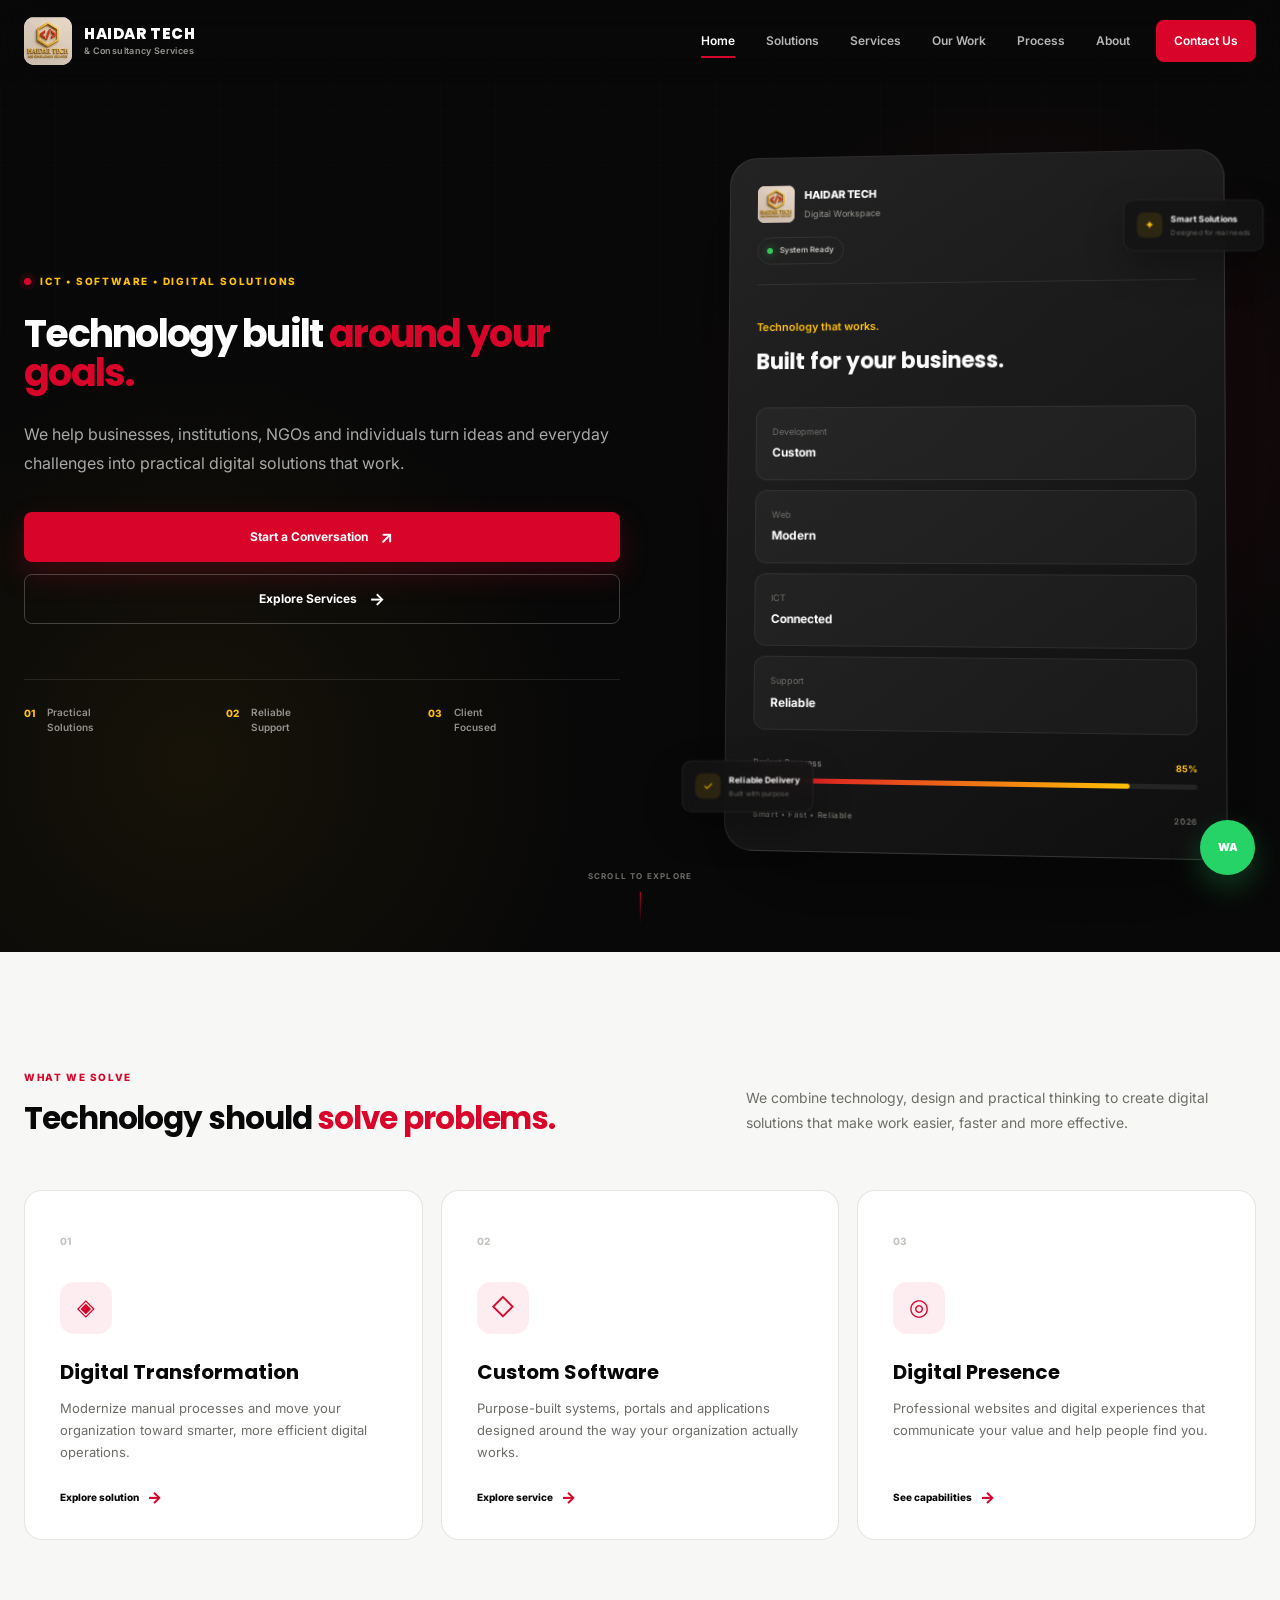
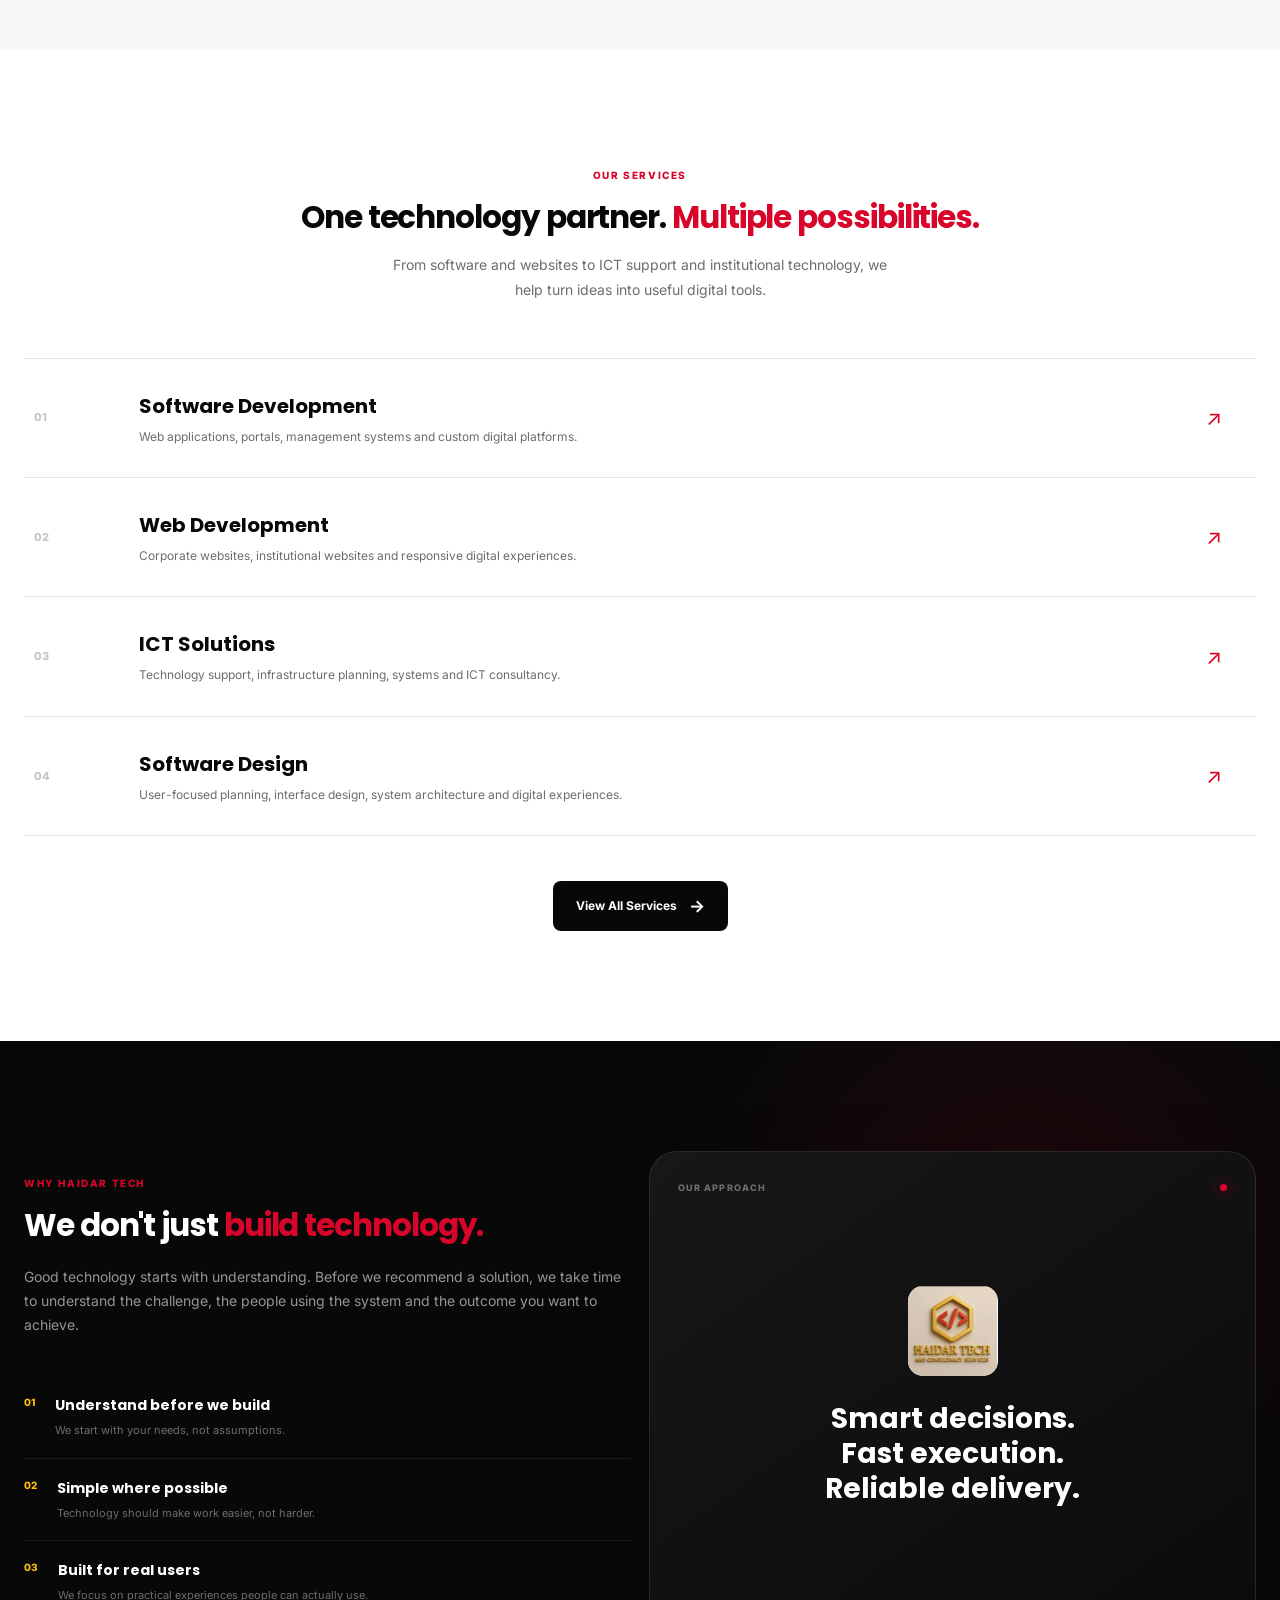
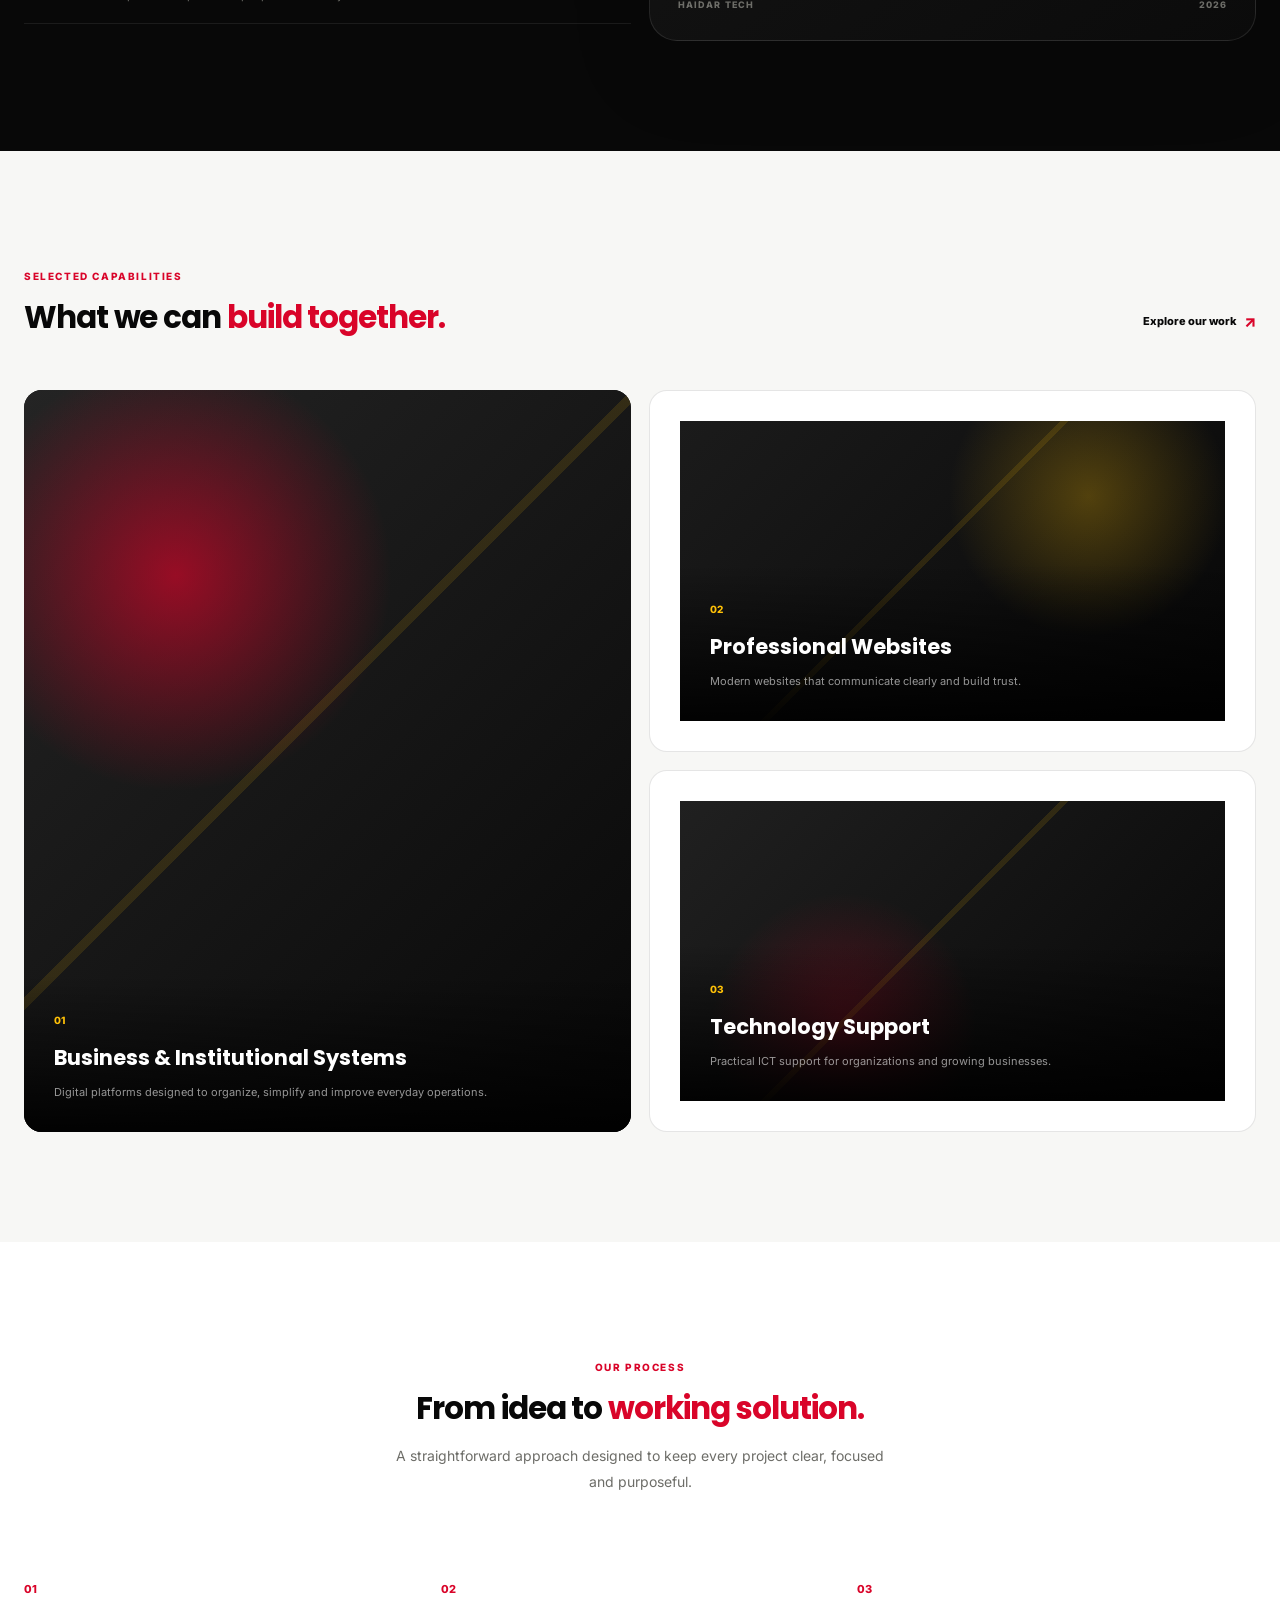
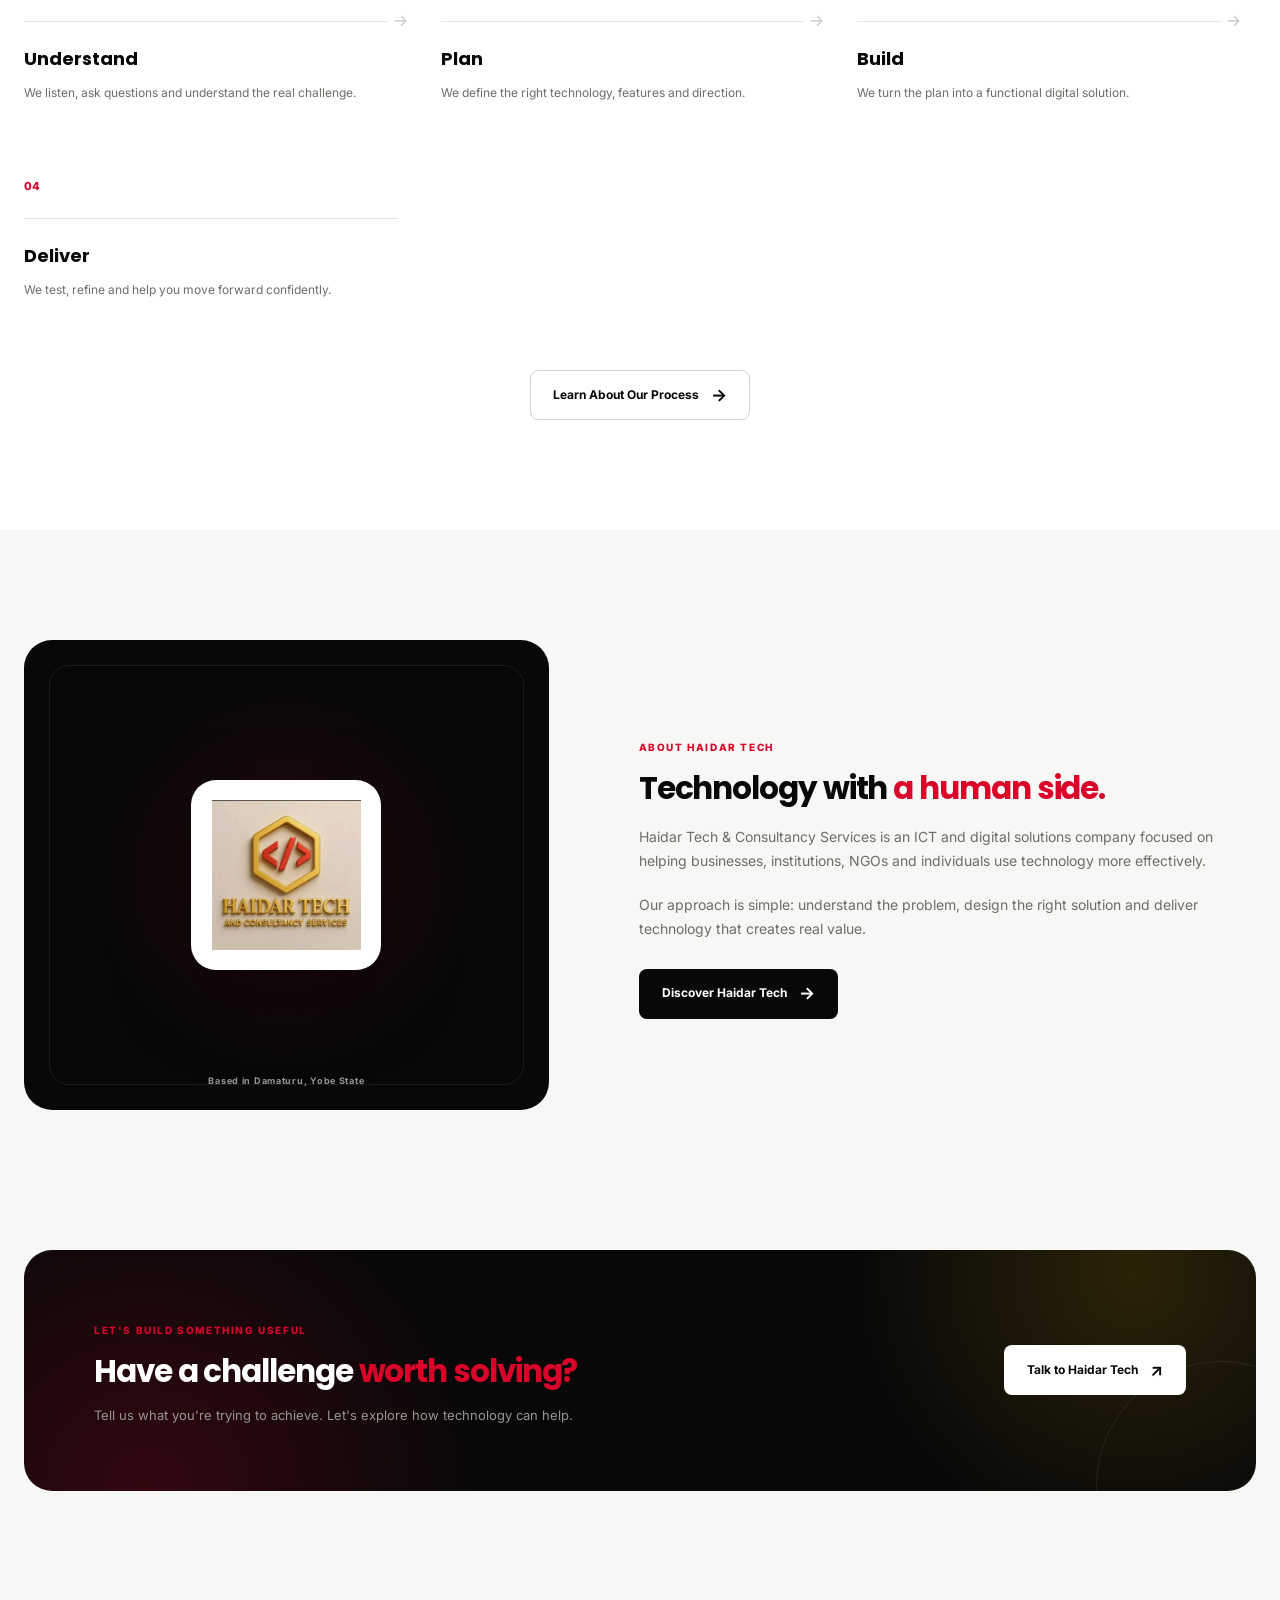
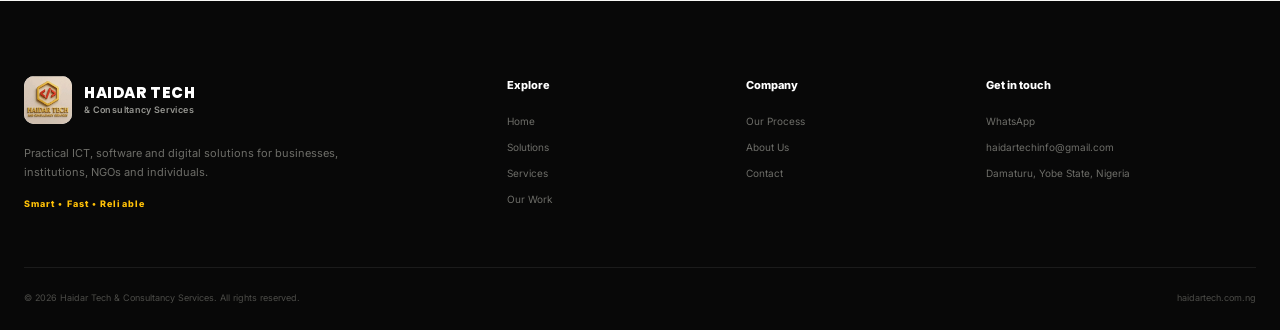
<file: index.html>
<!DOCTYPE html>
<html lang="en">
<head>
    <meta charset="UTF-8">
    <meta name="viewport" content="width=device-width, initial-scale=1.0">

    <title>Haidar Tech & Consultancy Services | Smart Digital Solutions</title>

    <meta name="description"
          content="Haidar Tech & Consultancy Services provides software development, web development, ICT solutions, digital transformation and technology consultancy in Nigeria.">

    <meta name="keywords"
          content="Haidar Tech, software development Nigeria, web development Damaturu, ICT consultancy, digital solutions Nigeria">

    <meta name="author" content="Haidar Tech & Consultancy Services">

    <link rel="preconnect" href="https://fonts.googleapis.com">
    <link rel="preconnect" href="https://fonts.gstatic.com" crossorigin>

    <link href="https://fonts.googleapis.com/css2?family=Inter:wght@400;500;600;700;800&family=Poppins:wght@400;500;600;700;800&display=swap"
          rel="stylesheet">

    <link rel="stylesheet" href="assets/css/style.css">
</head>

<body>

<!-- =========================
     PAGE LOADER
========================= -->
<div class="page-loader" id="pageLoader">
    <div class="loader-logo">
        <img src="assets/images/my%20logo.jpeg"
             alt="Haidar Tech & Consultancy Services">
    </div>

    <div class="loader-line"></div>

    <p>Smart • Fast • Reliable</p>
</div>


<!-- =========================
     HEADER
========================= -->
<header class="site-header" id="siteHeader">

    <div class="container header-inner">

        <a href="index.html" class="brand">

            <span class="brand-logo">
                <img src="assets/images/my%20logo.jpeg"
                     alt="Haidar Tech & Consultancy Services">
            </span>

            <span class="brand-text">
                <strong>HAIDAR TECH</strong>
                <small>& Consultancy Services</small>
            </span>

        </a>


        <button class="mobile-toggle"
                id="mobileToggle"
                aria-label="Open navigation"
                aria-expanded="false">

            <span></span>
            <span></span>
            <span></span>

        </button>


        <nav class="main-nav" id="mainNav">

            <a href="index.html" class="nav-link">Home</a>

            <a href="solutions.html" class="nav-link">Solutions</a>

            <a href="services.html" class="nav-link">Services</a>

            <a href="work.html" class="nav-link">Our Work</a>

            <a href="process.html" class="nav-link">Process</a>

            <a href="about.html" class="nav-link">About</a>

            <a href="contact.html" class="nav-link nav-contact">
                Contact Us
            </a>

        </nav>

    </div>

</header>


<!-- =========================
     HERO
========================= -->
<main>

<section class="hero">

    <div class="hero-grid"></div>

    <div class="container hero-container">

        <div class="hero-content reveal">

            <div class="eyebrow">

                <span class="eyebrow-dot"></span>

                ICT • SOFTWARE • DIGITAL SOLUTIONS

            </div>


            <h1>
                Technology built
                <span>around your goals.</span>
            </h1>


            <p class="hero-description">
                We help businesses, institutions, NGOs and individuals
                turn ideas and everyday challenges into practical digital
                solutions that work.
            </p>


            <div class="hero-actions">

                <a href="https://wa.me/2348148819994"
                   class="btn btn-primary"
                   target="_blank"
                   rel="noopener">

                    Start a Conversation

                    <span>↗</span>

                </a>


                <a href="services.html"
                   class="btn btn-outline">

                    Explore Services

                    <span>→</span>

                </a>

            </div>


            <div class="hero-trust">

                <div class="trust-item">

                    <strong>01</strong>

                    <span>
                        Practical<br>
                        Solutions
                    </span>

                </div>


                <div class="trust-item">

                    <strong>02</strong>

                    <span>
                        Reliable<br>
                        Support
                    </span>

                </div>


                <div class="trust-item">

                    <strong>03</strong>

                    <span>
                        Client<br>
                        Focused
                    </span>

                </div>

            </div>

        </div>


        <!-- HERO VISUAL -->

        <div class="hero-visual reveal">

            <div class="visual-glow"></div>

            <div class="dashboard-card">

                <div class="dashboard-top">

                    <div class="dashboard-brand">

                        <img src="assets/images/my%20logo.jpeg"
                             alt="Haidar Tech">

                        <div>
                            <strong>HAIDAR TECH</strong>
                            <span>Digital Workspace</span>
                        </div>

                    </div>


                    <span class="status-badge">

                        <i></i>

                        System Ready

                    </span>

                </div>


                <div class="dashboard-title">

                    <span>Technology that works.</span>

                    <h3>Built for your business.</h3>

                </div>


                <div class="dashboard-metrics">

                    <div class="metric">

                        <span>Development</span>

                        <strong>Custom</strong>

                    </div>


                    <div class="metric">

                        <span>Web</span>

                        <strong>Modern</strong>

                    </div>


                    <div class="metric">

                        <span>ICT</span>

                        <strong>Connected</strong>

                    </div>


                    <div class="metric">

                        <span>Support</span>

                        <strong>Reliable</strong>

                    </div>

                </div>


                <div class="progress-area">

                    <div class="progress-heading">

                        <span>Project Progress</span>

                        <strong>85%</strong>

                    </div>

                    <div class="progress-bar">

                        <span></span>

                    </div>

                </div>


                <div class="dashboard-footer">

                    <span>
                        Smart • Fast • Reliable
                    </span>

                    <span>
                        2026
                    </span>

                </div>

            </div>


            <div class="floating-card floating-one">

                <span class="floating-icon">✦</span>

                <div>
                    <strong>Smart Solutions</strong>
                    <small>Designed for real needs</small>
                </div>

            </div>


            <div class="floating-card floating-two">

                <span class="floating-icon">✓</span>

                <div>
                    <strong>Reliable Delivery</strong>
                    <small>Built with purpose</small>
                </div>

            </div>

        </div>

    </div>


    <div class="scroll-indicator">

        <span>SCROLL TO EXPLORE</span>

        <i></i>

    </div>

</section>


<!-- =========================
     SOLUTIONS PREVIEW
========================= -->
<section class="section solutions-preview" id="solutions">

    <div class="container">

        <div class="section-heading reveal">

            <div>

                <span class="section-label">
                    WHAT WE SOLVE
                </span>

                <h2>
                    Technology should
                    <span>solve problems.</span>
                </h2>

            </div>


            <p>
                We combine technology, design and practical thinking
                to create digital solutions that make work easier,
                faster and more effective.
            </p>

        </div>


        <div class="solutions-grid">


            <article class="solution-card reveal">

                <span class="card-number">01</span>

                <div class="card-icon">
                    ◈
                </div>

                <h3>
                    Digital Transformation
                </h3>

                <p>
                    Modernize manual processes and move your organization
                    toward smarter, more efficient digital operations.
                </p>

                <a href="solutions.html">
                    Explore solution
                    <span>→</span>
                </a>

            </article>


            <article class="solution-card reveal">

                <span class="card-number">02</span>

                <div class="card-icon">
                    ◇
                </div>

                <h3>
                    Custom Software
                </h3>

                <p>
                    Purpose-built systems, portals and applications
                    designed around the way your organization actually works.
                </p>

                <a href="services.html">
                    Explore service
                    <span>→</span>
                </a>

            </article>


            <article class="solution-card reveal">

                <span class="card-number">03</span>

                <div class="card-icon">
                    ◎
                </div>

                <h3>
                    Digital Presence
                </h3>

                <p>
                    Professional websites and digital experiences that
                    communicate your value and help people find you.
                </p>

                <a href="work.html">
                    See capabilities
                    <span>→</span>
                </a>

            </article>

        </div>

    </div>

</section>


<!-- =========================
     SERVICES PREVIEW
========================= -->
<section class="section services-preview">

    <div class="container">

        <div class="section-heading centered reveal">

            <span class="section-label">
                OUR SERVICES
            </span>

            <h2>
                One technology partner.
                <span>Multiple possibilities.</span>
            </h2>

            <p>
                From software and websites to ICT support and institutional
                technology, we help turn ideas into useful digital tools.
            </p>

        </div>


        <div class="service-list">


            <a href="services.html#software"
               class="service-row reveal">

                <span class="service-index">01</span>

                <div class="service-main">

                    <h3>Software Development</h3>

                    <p>
                        Web applications, portals, management systems
                        and custom digital platforms.
                    </p>

                </div>

                <span class="service-arrow">↗</span>

            </a>


            <a href="services.html#web"
               class="service-row reveal">

                <span class="service-index">02</span>

                <div class="service-main">

                    <h3>Web Development</h3>

                    <p>
                        Corporate websites, institutional websites
                        and responsive digital experiences.
                    </p>

                </div>

                <span class="service-arrow">↗</span>

            </a>


            <a href="services.html#ict"
               class="service-row reveal">

                <span class="service-index">03</span>

                <div class="service-main">

                    <h3>ICT Solutions</h3>

                    <p>
                        Technology support, infrastructure planning,
                        systems and ICT consultancy.
                    </p>

                </div>

                <span class="service-arrow">↗</span>

            </a>


            <a href="services.html#design"
               class="service-row reveal">

                <span class="service-index">04</span>

                <div class="service-main">

                    <h3>Software Design</h3>

                    <p>
                        User-focused planning, interface design,
                        system architecture and digital experiences.
                    </p>

                </div>

                <span class="service-arrow">↗</span>

            </a>

        </div>


        <div class="center-action reveal">

            <a href="services.html"
               class="btn btn-dark">

                View All Services

                <span>→</span>

            </a>

        </div>

    </div>

</section>


<!-- =========================
     WHY HAIDAR TECH
========================= -->
<section class="section why-section">

    <div class="container why-grid">

        <div class="why-content reveal">

            <span class="section-label">
                WHY HAIDAR TECH
            </span>

            <h2>
                We don't just
                <span>build technology.</span>
            </h2>

            <p>
                Good technology starts with understanding. Before we
                recommend a solution, we take time to understand the
                challenge, the people using the system and the outcome
                you want to achieve.
            </p>


            <div class="principles">

                <div class="principle">

                    <span>01</span>

                    <div>
                        <h3>Understand before we build</h3>

                        <p>
                            We start with your needs, not assumptions.
                        </p>
                    </div>

                </div>


                <div class="principle">

                    <span>02</span>

                    <div>
                        <h3>Simple where possible</h3>

                        <p>
                            Technology should make work easier, not harder.
                        </p>
                    </div>

                </div>


                <div class="principle">

                    <span>03</span>

                    <div>
                        <h3>Built for real users</h3>

                        <p>
                            We focus on practical experiences people can actually use.
                        </p>
                    </div>

                </div>

            </div>

        </div>


        <div class="experience-card reveal">

            <div class="experience-top">

                <span>OUR APPROACH</span>

                <span class="experience-dot"></span>

            </div>


            <div class="experience-center">

                <img src="assets/images/my%20logo.jpeg"
                     alt="Haidar Tech Logo">

                <h3>
                    Smart decisions.
                    <br>
                    Fast execution.
                    <br>
                    Reliable delivery.
                </h3>

            </div>


            <div class="experience-bottom">

                <span>HAIDAR TECH</span>

                <span>2026</span>

            </div>

        </div>

    </div>

</section>


<!-- =========================
     WORK PREVIEW
========================= -->
<section class="section work-preview">

    <div class="container">

        <div class="section-heading reveal">

            <div>

                <span class="section-label">
                    SELECTED CAPABILITIES
                </span>

                <h2>
                    What we can
                    <span>build together.</span>
                </h2>

            </div>

            <a href="work.html" class="text-link">
                Explore our work
                <span>↗</span>
            </a>

        </div>


        <div class="work-grid">


            <article class="work-card work-large reveal">

                <div class="work-image">

                    <div class="work-overlay">

                        <span>01</span>

                        <h3>
                            Business & Institutional Systems
                        </h3>

                        <p>
                            Digital platforms designed to organize,
                            simplify and improve everyday operations.
                        </p>

                    </div>

                </div>

            </article>


            <article class="work-card reveal">

                <div class="work-image work-image-two">

                    <div class="work-overlay">

                        <span>02</span>

                        <h3>
                            Professional Websites
                        </h3>

                        <p>
                            Modern websites that communicate clearly
                            and build trust.
                        </p>

                    </div>

                </div>

            </article>


            <article class="work-card reveal">

                <div class="work-image work-image-three">

                    <div class="work-overlay">

                        <span>03</span>

                        <h3>
                            Technology Support
                        </h3>

                        <p>
                            Practical ICT support for organizations
                            and growing businesses.
                        </p>

                    </div>

                </div>

            </article>

        </div>

    </div>

</section>


<!-- =========================
     PROCESS
========================= -->
<section class="section process-preview">

    <div class="container">

        <div class="section-heading centered reveal">

            <span class="section-label">
                OUR PROCESS
            </span>

            <h2>
                From idea to
                <span>working solution.</span>
            </h2>

            <p>
                A straightforward approach designed to keep every project
                clear, focused and purposeful.
            </p>

        </div>


        <div class="process-grid">


            <div class="process-item reveal">

                <span>01</span>

                <div class="process-line"></div>

                <h3>Understand</h3>

                <p>
                    We listen, ask questions and understand the real challenge.
                </p>

            </div>


            <div class="process-item reveal">

                <span>02</span>

                <div class="process-line"></div>

                <h3>Plan</h3>

                <p>
                    We define the right technology, features and direction.
                </p>

            </div>


            <div class="process-item reveal">

                <span>03</span>

                <div class="process-line"></div>

                <h3>Build</h3>

                <p>
                    We turn the plan into a functional digital solution.
                </p>

            </div>


            <div class="process-item reveal">

                <span>04</span>

                <div class="process-line"></div>

                <h3>Deliver</h3>

                <p>
                    We test, refine and help you move forward confidently.
                </p>

            </div>

        </div>


        <div class="center-action reveal">

            <a href="process.html"
               class="btn btn-outline-dark">

                Learn About Our Process

                <span>→</span>

            </a>

        </div>

    </div>

</section>


<!-- =========================
     ABOUT PREVIEW
========================= -->
<section class="section about-preview">

    <div class="container about-preview-grid">

        <div class="about-visual reveal">

            <div class="about-logo-frame">

                <img src="assets/images/my%20logo.jpeg"
                     alt="Haidar Tech & Consultancy Services Logo">

            </div>

            <span class="about-location">
                Based in Damaturu, Yobe State
            </span>

        </div>


        <div class="about-content reveal">

            <span class="section-label">
                ABOUT HAIDAR TECH
            </span>

            <h2>
                Technology with
                <span>a human side.</span>
            </h2>

            <p>
                Haidar Tech & Consultancy Services is an ICT and digital
                solutions company focused on helping businesses,
                institutions, NGOs and individuals use technology
                more effectively.
            </p>

            <p>
                Our approach is simple: understand the problem,
                design the right solution and deliver technology
                that creates real value.
            </p>


            <a href="about.html"
               class="btn btn-dark">

                Discover Haidar Tech

                <span>→</span>

            </a>

        </div>

    </div>

</section>


<!-- =========================
     CTA
========================= -->
<section class="cta-section">

    <div class="container">

        <div class="cta-box reveal">

            <div class="cta-content">

                <span class="section-label">
                    LET'S BUILD SOMETHING USEFUL
                </span>

                <h2>
                    Have a challenge
                    <span>worth solving?</span>
                </h2>

                <p>
                    Tell us what you're trying to achieve.
                    Let's explore how technology can help.
                </p>

            </div>


            <a href="contact.html"
               class="btn btn-light">

                Talk to Haidar Tech

                <span>↗</span>

            </a>

        </div>

    </div>

</section>

</main>


<!-- =========================
     FOOTER
========================= -->
<footer class="site-footer">

    <div class="container">

        <div class="footer-grid">


            <div class="footer-brand">

                <a href="index.html" class="brand footer-logo">

                    <span class="brand-logo">

                        <img src="assets/images/my%20logo.jpeg"
                             alt="Haidar Tech & Consultancy Services">

                    </span>

                    <span class="brand-text">

                        <strong>HAIDAR TECH</strong>

                        <small>
                            & Consultancy Services
                        </small>

                    </span>

                </a>


                <p>
                    Practical ICT, software and digital solutions
                    for businesses, institutions, NGOs and individuals.
                </p>


                <span class="footer-tagline">
                    Smart • Fast • Reliable
                </span>

            </div>


            <div class="footer-column">

                <h4>Explore</h4>

                <a href="index.html">Home</a>
                <a href="solutions.html">Solutions</a>
                <a href="services.html">Services</a>
                <a href="work.html">Our Work</a>

            </div>


            <div class="footer-column">

                <h4>Company</h4>

                <a href="process.html">Our Process</a>
                <a href="about.html">About Us</a>
                <a href="contact.html">Contact</a>

            </div>


            <div class="footer-column footer-contact">

                <h4>Get in touch</h4>

                <a href="https://wa.me/2348148819994"
                   target="_blank"
                   rel="noopener">

                    WhatsApp
                </a>

                <a href="mailto:haidartechinfo@gmail.com">

                    haidartechinfo@gmail.com

                </a>

                <span>
                    Damaturu, Yobe State, Nigeria
                </span>

            </div>

        </div>


        <div class="footer-bottom">

            <span>
                © <span id="currentYear">2026</span>
                Haidar Tech & Consultancy Services.
                All rights reserved.
            </span>

            <span>
                haidartech.com.ng
            </span>

        </div>

    </div>

</footer>


<!-- =========================
     FLOATING WHATSAPP
========================= -->
<a href="https://wa.me/2348148819994"
   class="floating-whatsapp"
   target="_blank"
   rel="noopener"
   aria-label="Chat with Haidar Tech on WhatsApp">

    <span>WA</span>

</a>


<!-- =========================
     BACK TO TOP
========================= -->
<button class="back-to-top"
        id="backToTop"
        aria-label="Back to top">

    ↑

</button>


<script src="assets/js/app.js"></script>

</body>
</html>
</file>
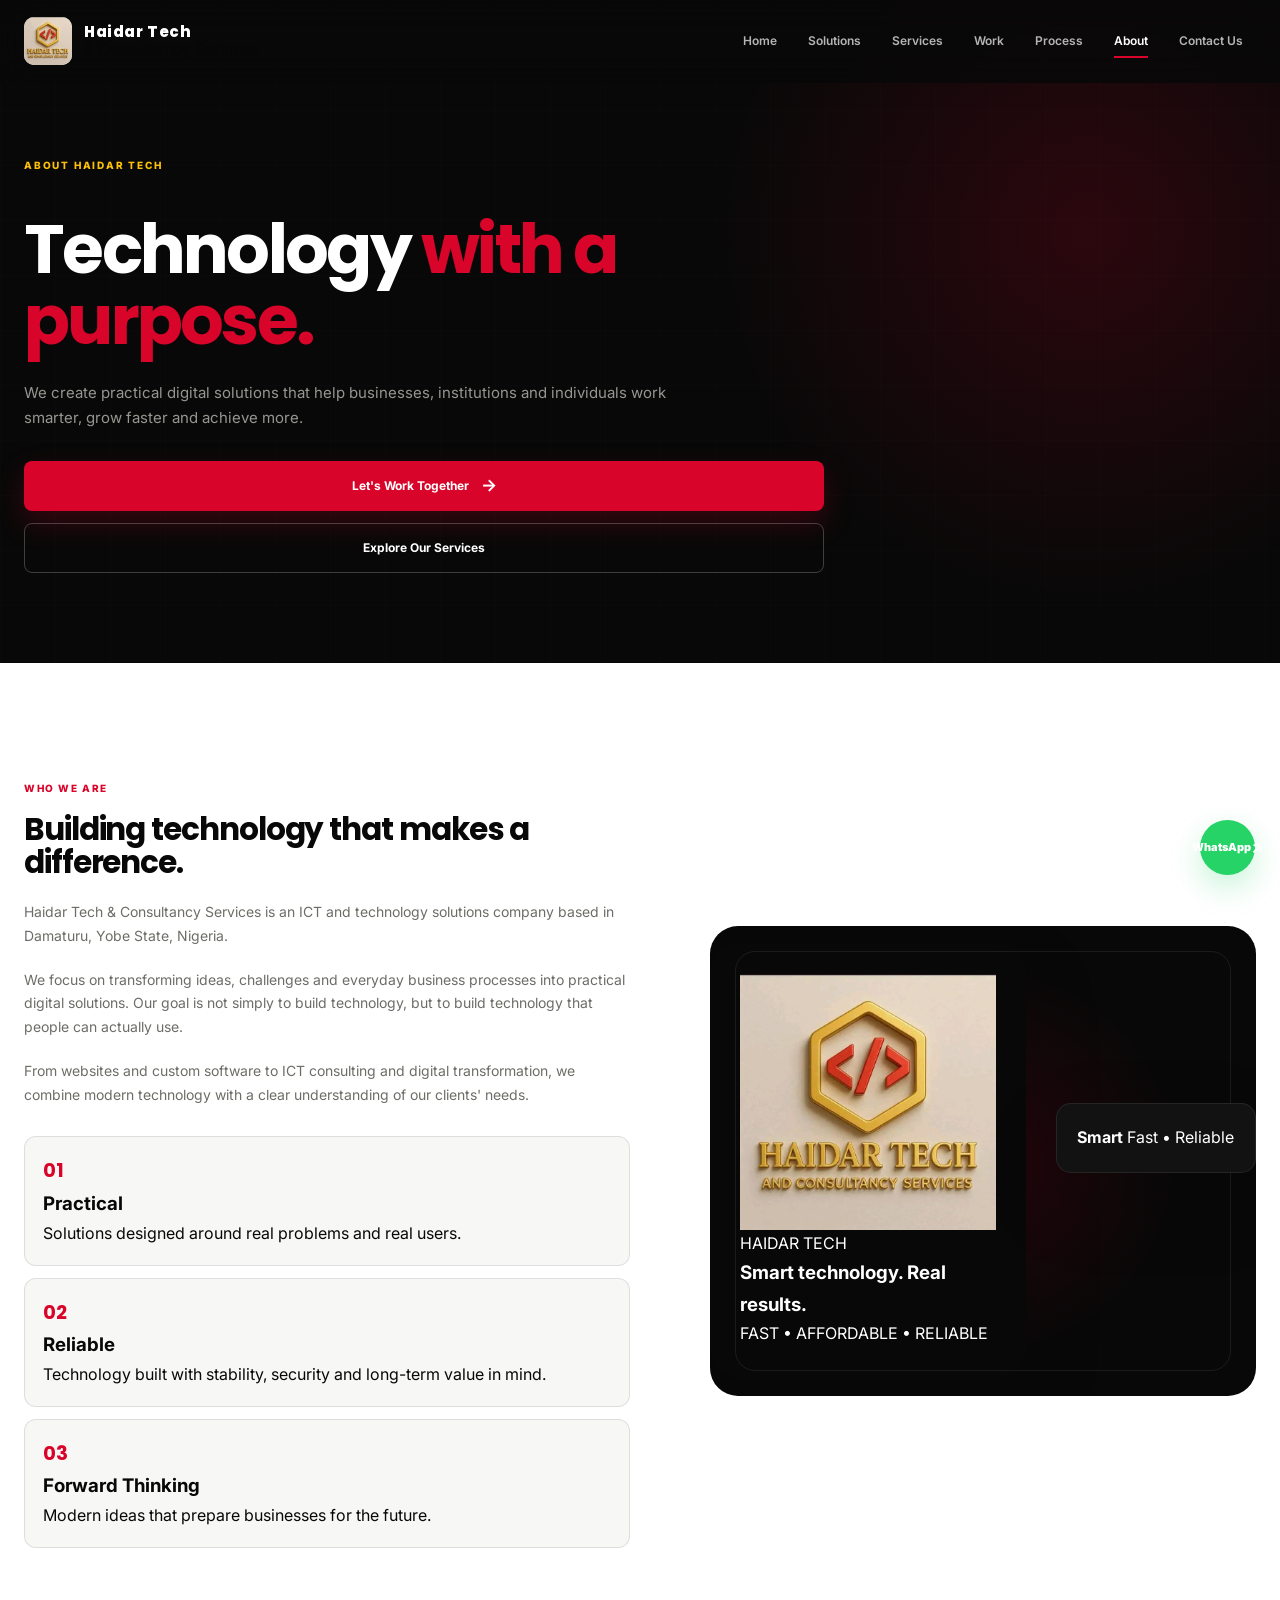
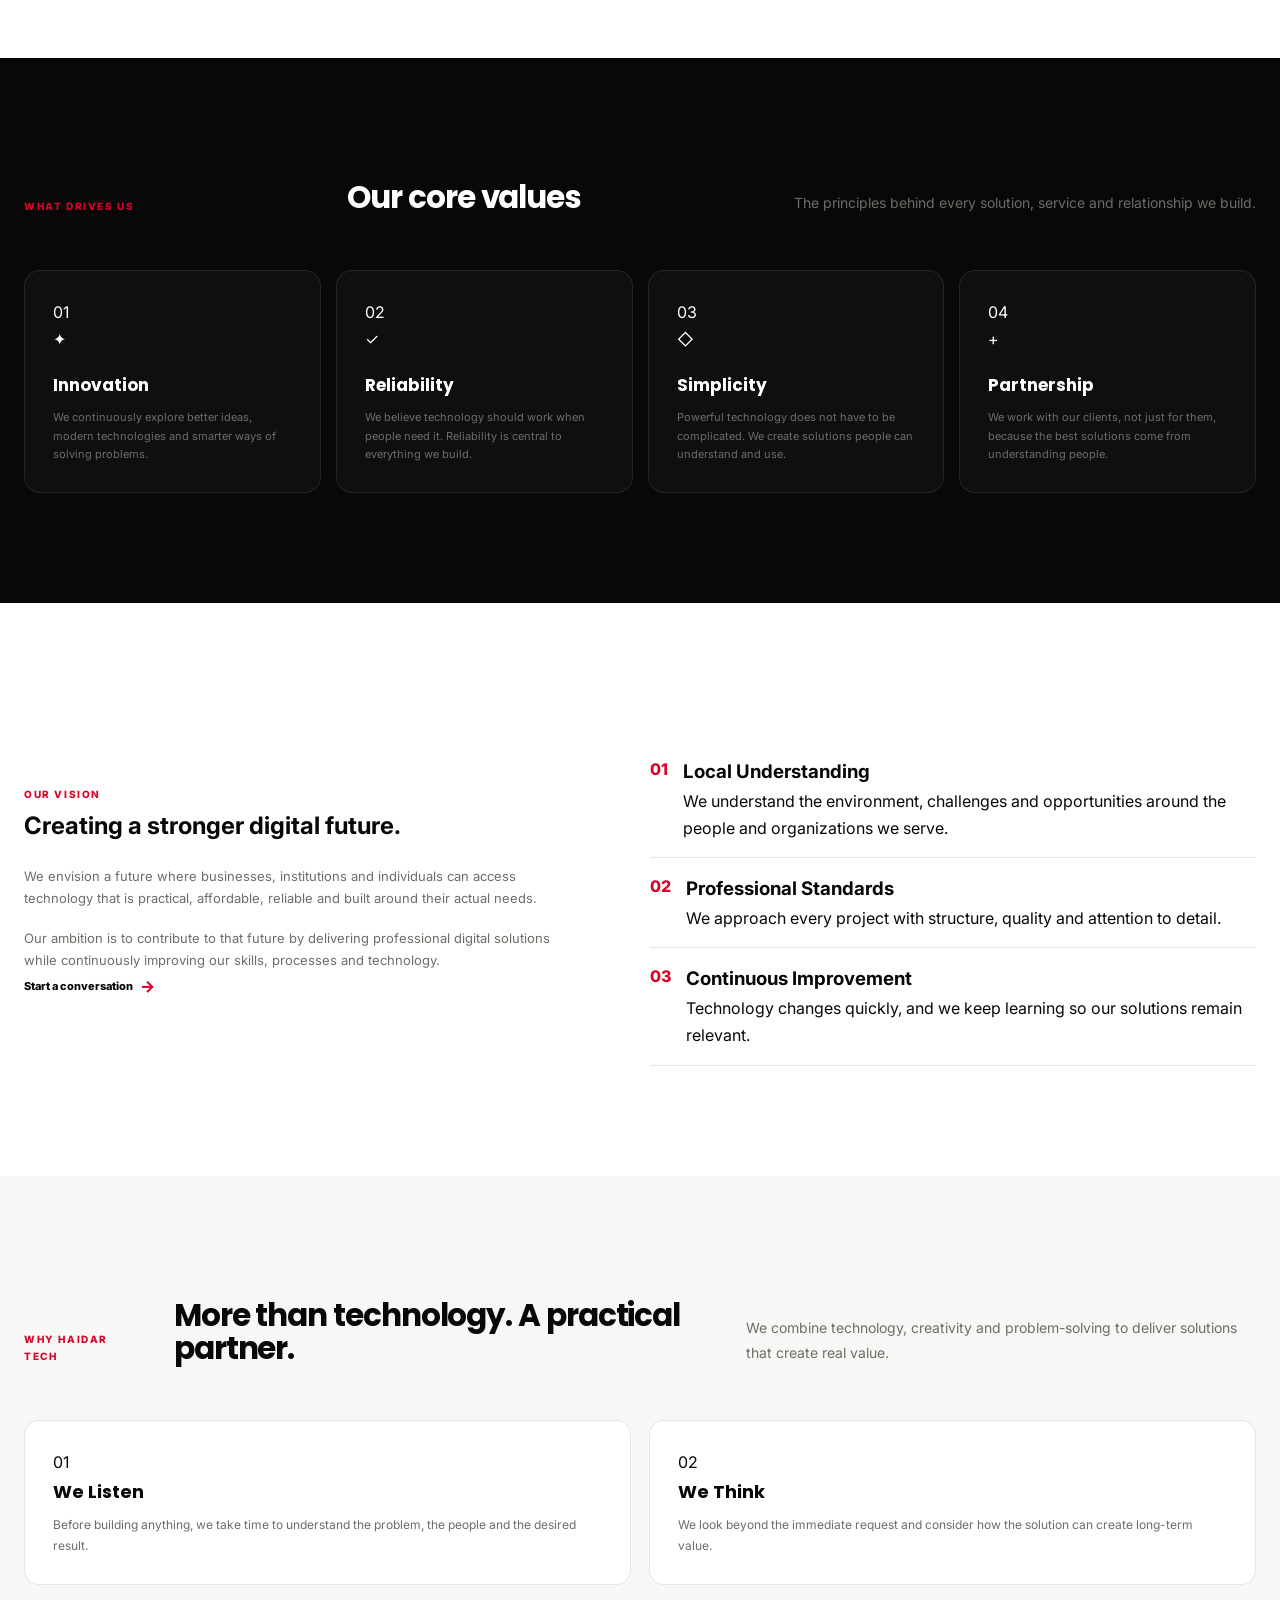
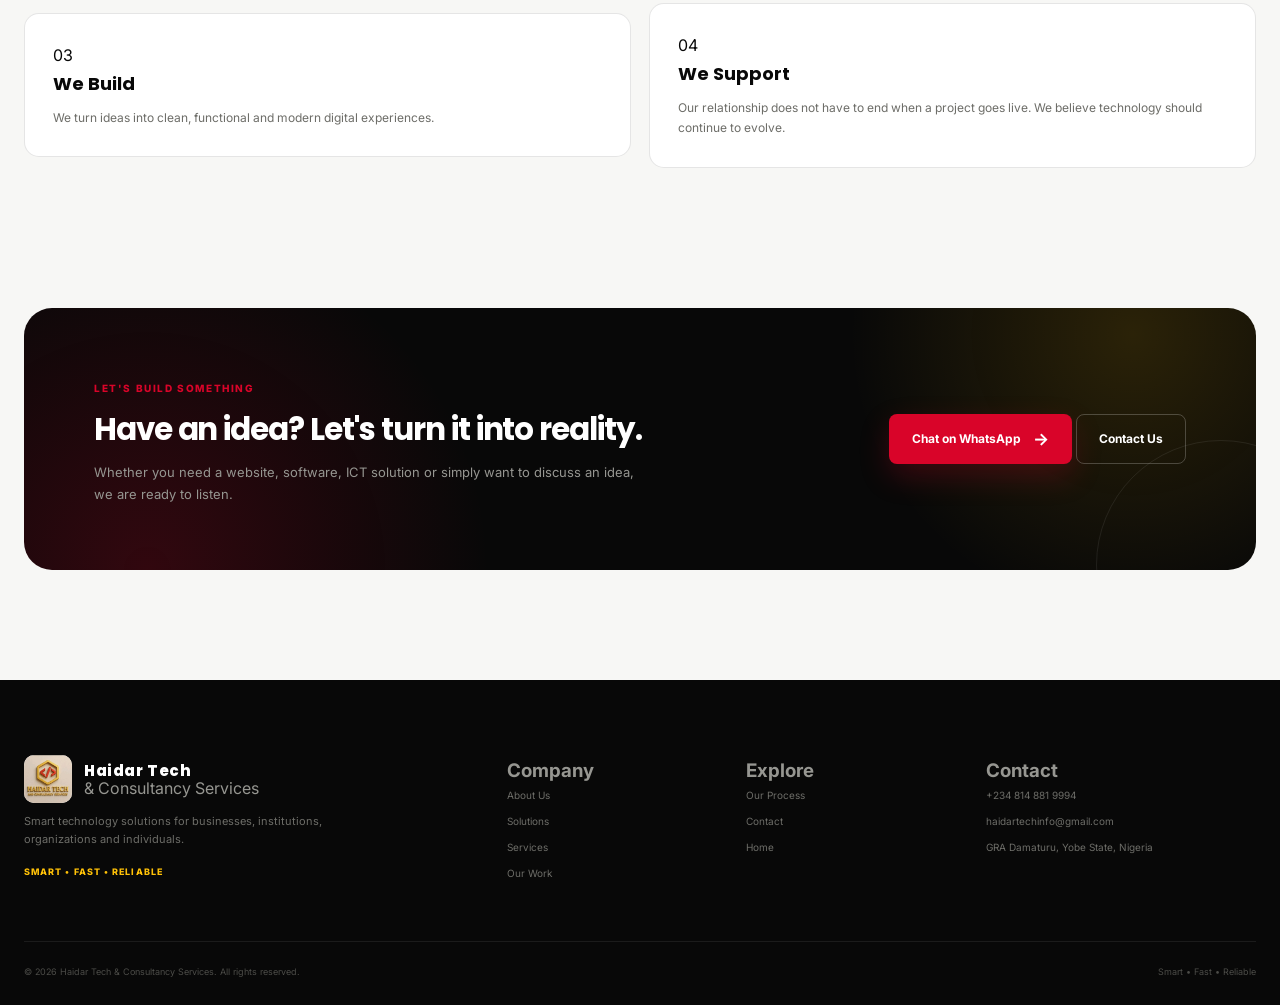
<file: about.html>
<!DOCTYPE html>
<html lang="en">
<head>
    <meta charset="UTF-8">

    <meta name="viewport"
          content="width=device-width, initial-scale=1.0">

    <meta name="description"
          content="Learn about Haidar Tech & Consultancy Services, a technology company providing practical, reliable and modern ICT solutions in Nigeria.">

    <meta name="keywords"
          content="Haidar Tech, ICT company Nigeria, software development, web development, ICT consultancy, Damaturu">

    <meta name="author"
          content="Haidar Tech & Consultancy Services">

    <title>About Us | Haidar Tech & Consultancy Services</title>

    <!-- Google Fonts -->
    <link rel="preconnect" href="https://fonts.googleapis.com">
    <link rel="preconnect" href="https://fonts.gstatic.com" crossorigin>

    <link href="https://fonts.googleapis.com/css2?family=Inter:wght@400;500;600;700;800&family=Poppins:wght@400;500;600;700;800&display=swap"
          rel="stylesheet">

    <!-- Main Website CSS -->
    <link rel="stylesheet"
          href="assets/css/style.css">
</head>

<body>

<!-- =========================================
     PAGE LOADER
========================================= -->

<div class="page-loader" id="pageLoader">

    <div class="loader-content">

        <img src="assets/images/my%20logo.jpeg"
             alt="Haidar Tech & Consultancy Services">

        <div class="loader-spinner"></div>

        <span>Loading...</span>

    </div>

</div>


<!-- =========================================
     HEADER
========================================= -->

<header class="site-header" id="siteHeader">

    <div class="container header-inner">

        <!-- Brand -->

        <a href="index.html"
           class="brand"
           aria-label="Haidar Tech Home">

            <div class="brand-logo">

                <img src="assets/images/my%20logo.jpeg"
                     alt="Haidar Tech Logo">

            </div>

            <div class="brand-text">

                <strong>Haidar Tech</strong>

                <span>
                    & Consultancy Services
                </span>

            </div>

        </a>


        <!-- Mobile Menu Button -->

        <button class="mobile-toggle"
                id="mobileToggle"
                type="button"
                aria-label="Open navigation"
                aria-expanded="false">

            <span></span>
            <span></span>
            <span></span>

        </button>


        <!-- Navigation -->

        <nav class="main-nav"
             id="mainNav">

            <a href="index.html"
               class="nav-link">

                Home

            </a>

            <a href="solutions.html"
               class="nav-link">

                Solutions

            </a>

            <a href="services.html"
               class="nav-link">

                Services

            </a>

            <a href="work.html"
               class="nav-link">

                Work

            </a>

            <a href="process.html"
               class="nav-link">

                Process

            </a>

            <a href="about.html"
               class="nav-link active">

                About

            </a>

            <a href="contact.html"
               class="nav-link nav-cta">

                Contact Us

            </a>

        </nav>

    </div>

</header>


<!-- =========================================
     ABOUT HERO
========================================= -->

<main>

<section class="page-hero">

    <div class="container">

        <div class="page-hero-content reveal">

            <span class="eyebrow">

                ABOUT HAIDAR TECH

            </span>

            <h1>

                Technology
                <span>with a purpose.</span>

            </h1>

            <p>

                We create practical digital solutions that help
                businesses, institutions and individuals work
                smarter, grow faster and achieve more.

            </p>

            <div class="hero-actions">

                <a href="contact.html"
                   class="btn btn-primary">

                    Let's Work Together

                    <span>→</span>

                </a>

                <a href="services.html"
                   class="btn btn-outline">

                    Explore Our Services

                </a>

            </div>

        </div>

    </div>

</section>


<!-- =========================================
     COMPANY INTRODUCTION
========================================= -->

<section class="section">

    <div class="container">

        <div class="about-grid">

            <!-- Text -->

            <div class="about-content reveal">

                <span class="section-label">

                    WHO WE ARE

                </span>

                <h2>

                    Building technology
                    that makes a difference.

                </h2>

                <p>

                    Haidar Tech & Consultancy Services is an
                    ICT and technology solutions company based
                    in Damaturu, Yobe State, Nigeria.

                </p>

                <p>

                    We focus on transforming ideas, challenges
                    and everyday business processes into practical
                    digital solutions. Our goal is not simply to
                    build technology, but to build technology
                    that people can actually use.

                </p>

                <p>

                    From websites and custom software to ICT
                    consulting and digital transformation, we
                    combine modern technology with a clear
                    understanding of our clients' needs.

                </p>

                <div class="about-highlights">

                    <div class="about-highlight">

                        <strong>01</strong>

                        <div>

                            <h3>Practical</h3>

                            <p>
                                Solutions designed around real
                                problems and real users.
                            </p>

                        </div>

                    </div>


                    <div class="about-highlight">

                        <strong>02</strong>

                        <div>

                            <h3>Reliable</h3>

                            <p>
                                Technology built with stability,
                                security and long-term value in mind.
                            </p>

                        </div>

                    </div>


                    <div class="about-highlight">

                        <strong>03</strong>

                        <div>

                            <h3>Forward Thinking</h3>

                            <p>
                                Modern ideas that prepare businesses
                                for the future.
                            </p>

                        </div>

                    </div>

                </div>

            </div>


            <!-- Visual -->

            <div class="about-visual reveal">

                <div class="about-card">

                    <div class="about-card-top">

                        <span class="about-card-dot"></span>
                        <span class="about-card-dot"></span>
                        <span class="about-card-dot"></span>

                    </div>


                    <div class="about-logo-display">

                        <img src="assets/images/my%20logo.jpeg"
                             alt="Haidar Tech">

                    </div>


                    <div class="about-card-content">

                        <span>
                            HAIDAR TECH
                        </span>

                        <h3>
                            Smart technology.
                            Real results.
                        </h3>

                        <p>
                            FAST • AFFORDABLE • RELIABLE
                        </p>

                    </div>


                    <div class="about-card-line"></div>

                </div>


                <div class="floating-about-card">

                    <strong>Smart</strong>

                    <span>
                        Fast • Reliable
                    </span>

                </div>

            </div>

        </div>

    </div>

</section>


<!-- =========================================
     OUR VALUES
========================================= -->

<section class="section section-dark">

    <div class="container">

        <div class="section-heading center reveal">

            <span class="section-label">

                WHAT DRIVES US

            </span>

            <h2>

                Our core values

            </h2>

            <p>

                The principles behind every solution,
                service and relationship we build.

            </p>

        </div>


        <div class="values-grid">

            <!-- Value 1 -->

            <article class="value-card reveal">

                <div class="value-number">
                    01
                </div>

                <div class="value-icon">
                    ✦
                </div>

                <h3>
                    Innovation
                </h3>

                <p>

                    We continuously explore better ideas,
                    modern technologies and smarter ways
                    of solving problems.

                </p>

            </article>


            <!-- Value 2 -->

            <article class="value-card reveal">

                <div class="value-number">
                    02
                </div>

                <div class="value-icon">
                    ✓
                </div>

                <h3>
                    Reliability
                </h3>

                <p>

                    We believe technology should work when
                    people need it. Reliability is central
                    to everything we build.

                </p>

            </article>


            <!-- Value 3 -->

            <article class="value-card reveal">

                <div class="value-number">
                    03
                </div>

                <div class="value-icon">
                    ◇
                </div>

                <h3>
                    Simplicity
                </h3>

                <p>

                    Powerful technology does not have to be
                    complicated. We create solutions people
                    can understand and use.

                </p>

            </article>


            <!-- Value 4 -->

            <article class="value-card reveal">

                <div class="value-number">
                    04
                </div>

                <div class="value-icon">
                    +
                </div>

                <h3>
                    Partnership
                </h3>

                <p>

                    We work with our clients, not just for
                    them, because the best solutions come
                    from understanding people.

                </p>

            </article>

        </div>

    </div>

</section>


<!-- =========================================
     OUR VISION
========================================= -->

<section class="section">

    <div class="container">

        <div class="vision-grid">

            <div class="vision-content reveal">

                <span class="section-label">

                    OUR VISION

                </span>

                <h2>

                    Creating a stronger
                    digital future.

                </h2>

                <p>

                    We envision a future where businesses,
                    institutions and individuals can access
                    technology that is practical, affordable,
                    reliable and built around their actual needs.

                </p>

                <p>

                    Our ambition is to contribute to that future
                    by delivering professional digital solutions
                    while continuously improving our skills,
                    processes and technology.

                </p>

                <a href="contact.html"
                   class="text-link">

                    Start a conversation
                    <span>→</span>

                </a>

            </div>


            <div class="vision-points reveal">

                <div class="vision-point">

                    <span class="vision-icon">
                        01
                    </span>

                    <div>

                        <h3>
                            Local Understanding
                        </h3>

                        <p>
                            We understand the environment,
                            challenges and opportunities around
                            the people and organizations we serve.
                        </p>

                    </div>

                </div>


                <div class="vision-point">

                    <span class="vision-icon">
                        02
                    </span>

                    <div>

                        <h3>
                            Professional Standards
                        </h3>

                        <p>
                            We approach every project with
                            structure, quality and attention
                            to detail.
                        </p>

                    </div>

                </div>


                <div class="vision-point">

                    <span class="vision-icon">
                        03
                    </span>

                    <div>

                        <h3>
                            Continuous Improvement
                        </h3>

                        <p>
                            Technology changes quickly, and
                            we keep learning so our solutions
                            remain relevant.
                        </p>

                    </div>

                </div>

            </div>

        </div>

    </div>

</section>


<!-- =========================================
     WHY HAIDAR TECH
========================================= -->

<section class="section section-soft">

    <div class="container">

        <div class="section-heading reveal">

            <span class="section-label">

                WHY HAIDAR TECH

            </span>

            <h2>

                More than technology.
                A practical partner.

            </h2>

            <p>

                We combine technology, creativity and
                problem-solving to deliver solutions
                that create real value.

            </p>

        </div>


        <div class="why-grid">

            <div class="why-item reveal">

                <span class="why-number">
                    01
                </span>

                <h3>
                    We Listen
                </h3>

                <p>

                    Before building anything, we take time
                    to understand the problem, the people
                    and the desired result.

                </p>

            </div>


            <div class="why-item reveal">

                <span class="why-number">
                    02
                </span>

                <h3>
                    We Think
                </h3>

                <p>

                    We look beyond the immediate request
                    and consider how the solution can create
                    long-term value.

                </p>

            </div>


            <div class="why-item reveal">

                <span class="why-number">
                    03
                </span>

                <h3>
                    We Build
                </h3>

                <p>

                    We turn ideas into clean, functional
                    and modern digital experiences.

                </p>

            </div>


            <div class="why-item reveal">

                <span class="why-number">
                    04
                </span>

                <h3>
                    We Support
                </h3>

                <p>

                    Our relationship does not have to end
                    when a project goes live. We believe
                    technology should continue to evolve.

                </p>

            </div>

        </div>

    </div>

</section>


<!-- =========================================
     CALL TO ACTION
========================================= -->

<section class="cta-section">

    <div class="container">

        <div class="cta-box reveal">

            <div class="cta-content">

                <span class="section-label">

                    LET'S BUILD SOMETHING

                </span>

                <h2>

                    Have an idea?
                    Let's turn it into reality.

                </h2>

                <p>

                    Whether you need a website, software,
                    ICT solution or simply want to discuss
                    an idea, we are ready to listen.

                </p>

            </div>


            <div class="cta-actions">

                <a href="https://wa.me/2348148819994"
                   target="_blank"
                   rel="noopener"
                   class="btn btn-primary">

                    Chat on WhatsApp

                    <span>→</span>

                </a>

                <a href="contact.html"
                   class="btn btn-outline">

                    Contact Us

                </a>

            </div>

        </div>

    </div>

</section>

</main>


<!-- =========================================
     FOOTER
========================================= -->

<footer class="site-footer">

    <div class="container">

        <div class="footer-grid">

            <!-- Company -->

            <div class="footer-brand">

                <a href="index.html"
                   class="brand">

                    <div class="brand-logo">

                        <img src="assets/images/my%20logo.jpeg"
                             alt="Haidar Tech Logo">

                    </div>

                    <div class="brand-text">

                        <strong>
                            Haidar Tech
                        </strong>

                        <span>
                            & Consultancy Services
                        </span>

                    </div>

                </a>

                <p>

                    Smart technology solutions for businesses,
                    institutions, organizations and individuals.

                </p>

                <div class="footer-tagline">

                    SMART • FAST • RELIABLE

                </div>

            </div>


            <!-- Navigation -->

            <div class="footer-column">

                <h3>
                    Company
                </h3>

                <a href="about.html">
                    About Us
                </a>

                <a href="solutions.html">
                    Solutions
                </a>

                <a href="services.html">
                    Services
                </a>

                <a href="work.html">
                    Our Work
                </a>

            </div>


            <!-- Explore -->

            <div class="footer-column">

                <h3>
                    Explore
                </h3>

                <a href="process.html">
                    Our Process
                </a>

                <a href="contact.html">
                    Contact
                </a>

                <a href="index.html">
                    Home
                </a>

            </div>


            <!-- Contact -->

            <div class="footer-column">

                <h3>
                    Contact
                </h3>

                <a href="https://wa.me/2348148819994"
                   target="_blank"
                   rel="noopener">

                    +234 814 881 9994

                </a>

                <a href="mailto:haidartechinfo@gmail.com">

                    haidartechinfo@gmail.com

                </a>

                <span>
                    GRA Damaturu,
                    Yobe State, Nigeria
                </span>

            </div>

        </div>


        <div class="footer-bottom">

            <p>

                © <span id="currentYear"></span>
                Haidar Tech & Consultancy Services.
                All rights reserved.

            </p>

            <p>

                Smart • Fast • Reliable

            </p>

        </div>

    </div>

</footer>


<!-- =========================================
     FLOATING WHATSAPP
========================================= -->

<a href="https://wa.me/2348148819994"
   class="floating-whatsapp"
   target="_blank"
   rel="noopener"
   aria-label="Chat with Haidar Tech on WhatsApp">

    <span>WhatsApp</span>

    <strong>↗</strong>

</a>


<!-- =========================================
     BACK TO TOP
========================================= -->

<button class="back-to-top"
        id="backToTop"
        type="button"
        aria-label="Back to top">

    ↑

</button>


<!-- =========================================
     JAVASCRIPT
========================================= -->

<script src="assets/js/app.js"></script>

</body>
</html>
</file>
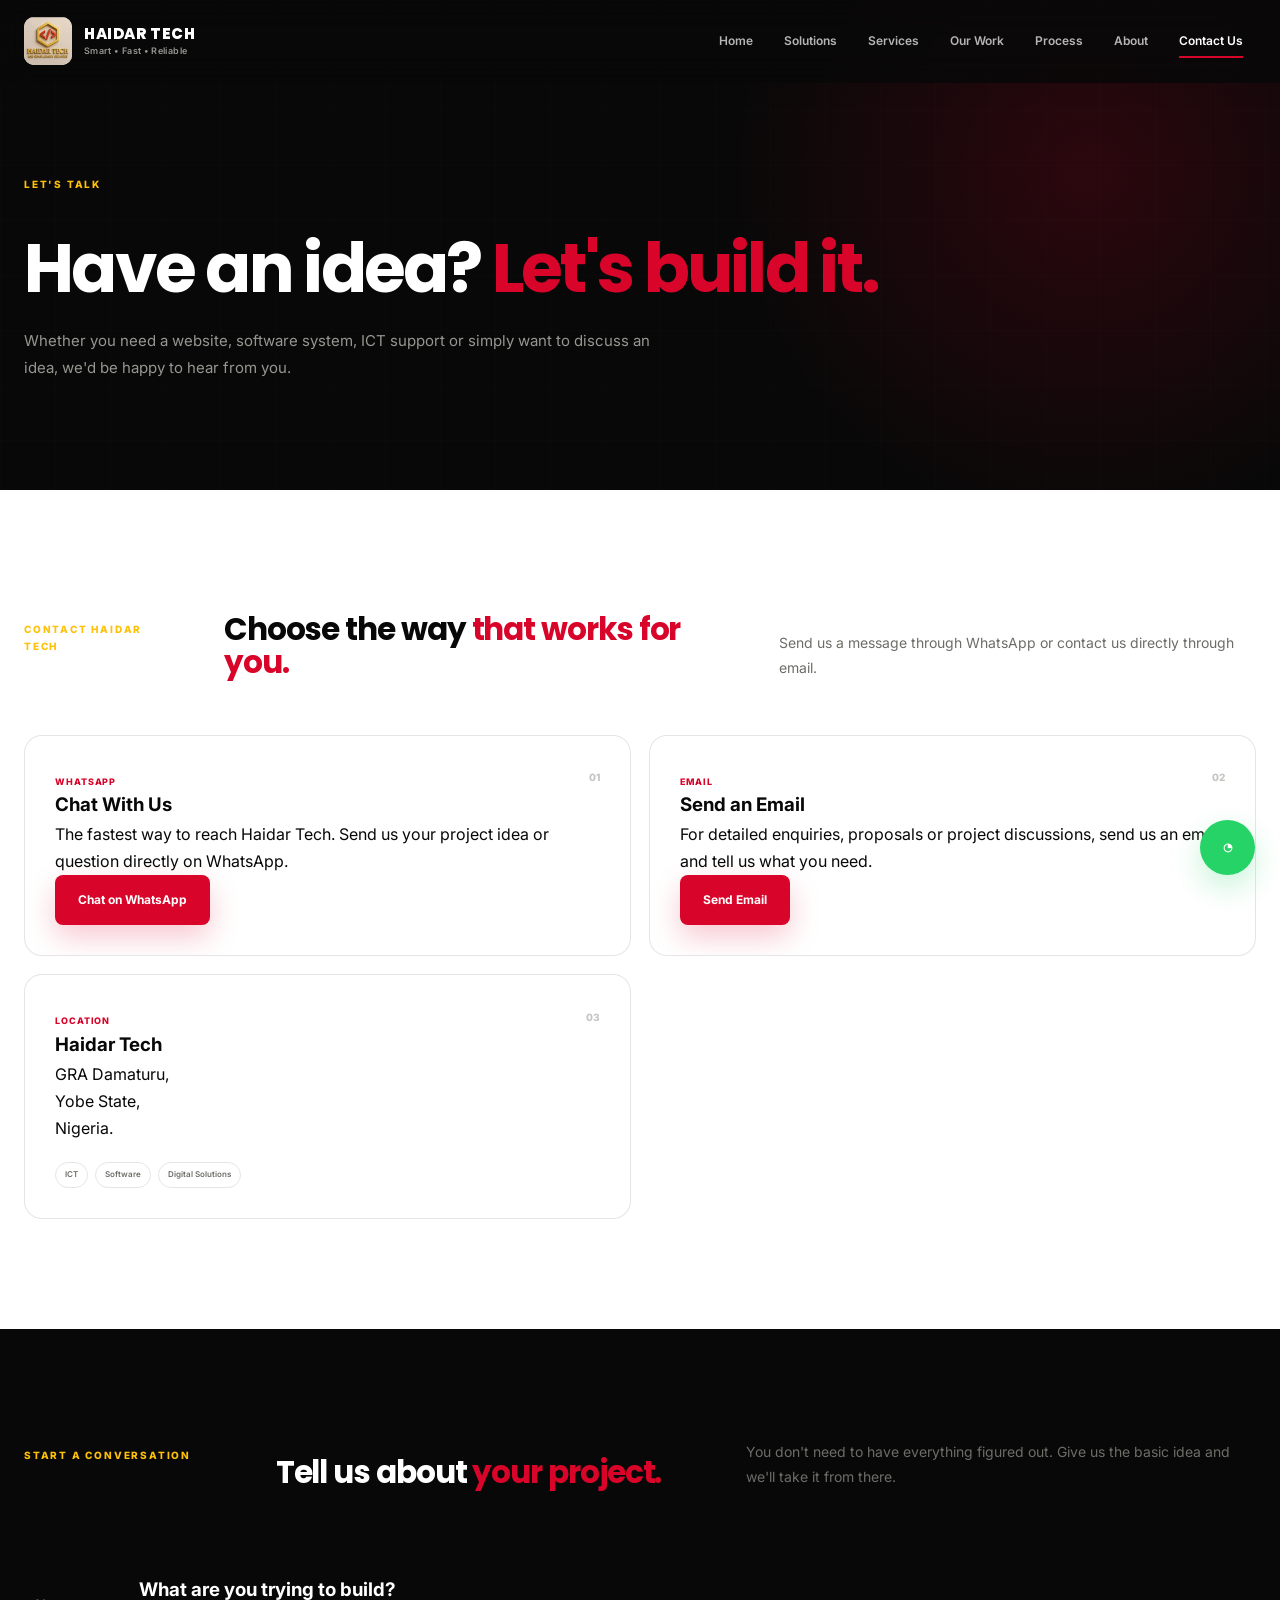
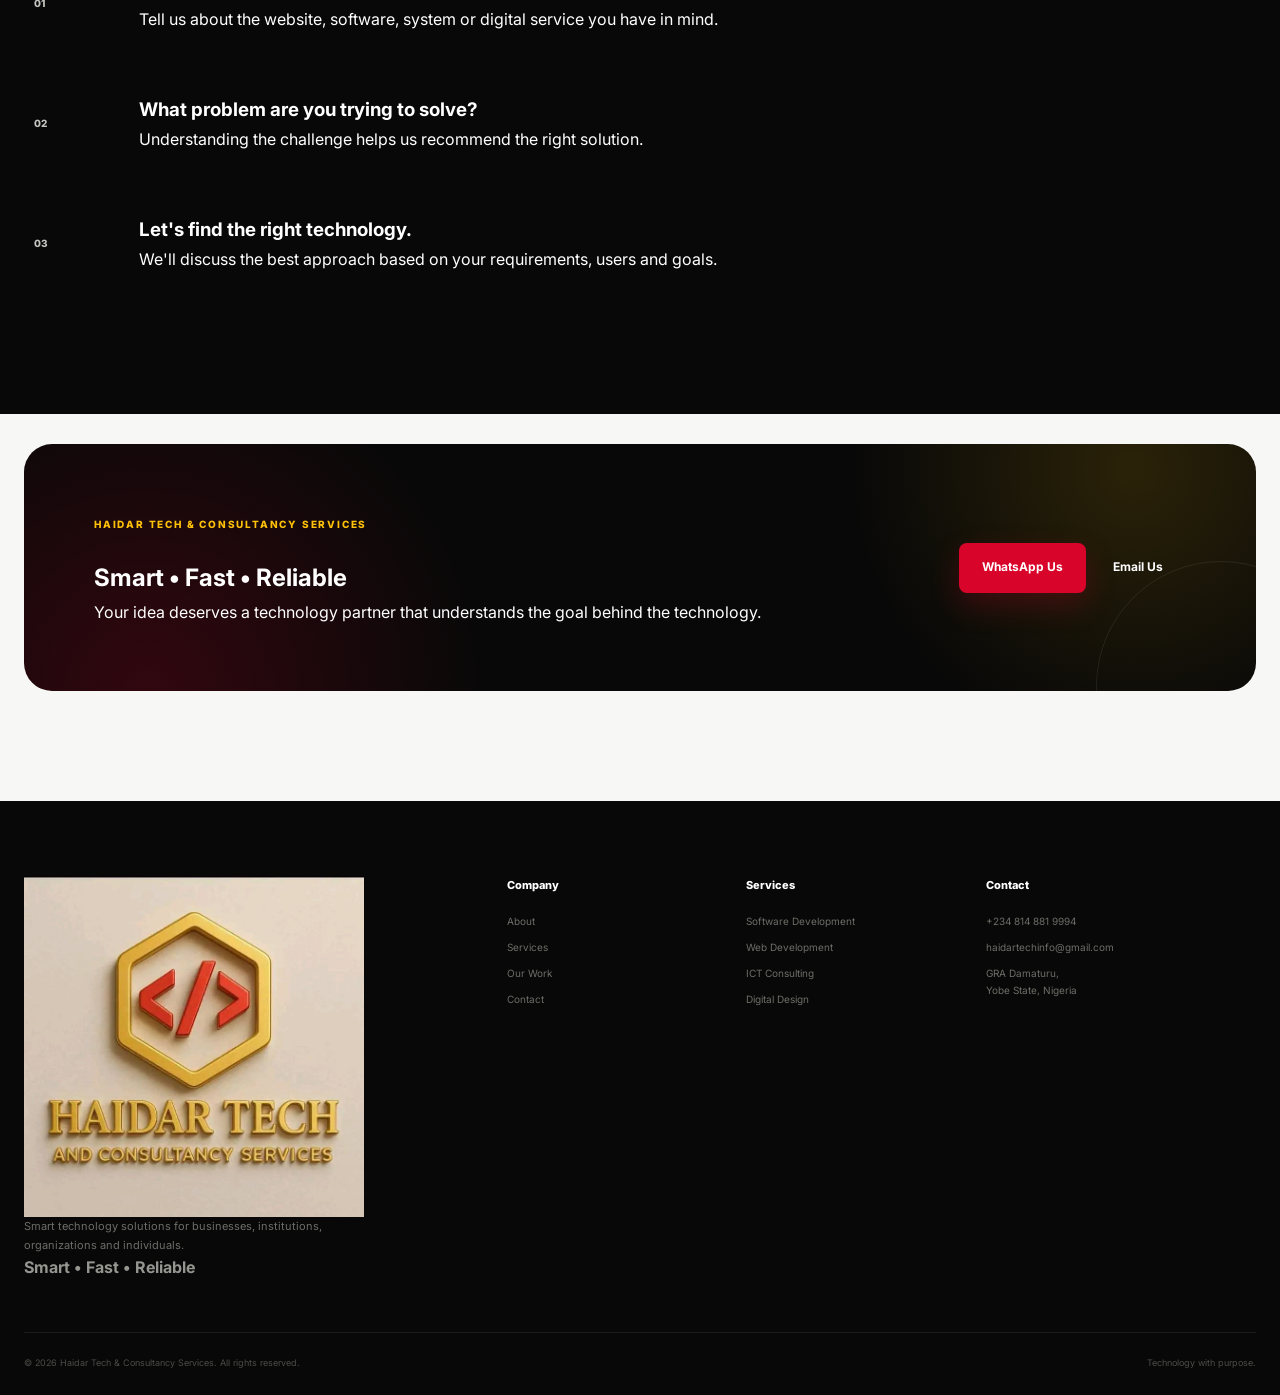
<file: contact.html>
<!DOCTYPE html>
<html lang="en">
<head>
    <meta charset="UTF-8">
    <meta name="viewport" content="width=device-width, initial-scale=1.0">

    <title>Contact Us | Haidar Tech & Consultancy Services</title>

    <meta name="description"
          content="Contact Haidar Tech & Consultancy Services through WhatsApp or email for software, website, ICT and digital technology solutions.">

    <link rel="preconnect" href="https://fonts.googleapis.com">
    <link rel="preconnect" href="https://fonts.gstatic.com" crossorigin>

    <link href="https://fonts.googleapis.com/css2?family=Inter:wght@400;500;600;700;800&family=Poppins:wght@400;500;600;700;800&display=swap"
          rel="stylesheet">

    <link rel="stylesheet" href="assets/css/style.css">
</head>

<body>

<div class="page-loader" id="pageLoader">

    <div class="loader-logo">
        <img src="assets/images/my%20logo.jpeg" alt="Haidar Tech">
    </div>

    <div class="loader-line"></div>

</div>


<header class="site-header" id="siteHeader">

    <div class="container header-inner">

        <a href="index.html" class="brand">

            <span class="brand-logo">
                <img src="assets/images/my%20logo.jpeg"
                     alt="Haidar Tech">
            </span>

            <span class="brand-text">
                <strong>HAIDAR TECH</strong>
                <small>Smart • Fast • Reliable</small>
            </span>

        </a>


        <button class="mobile-toggle"
                id="mobileToggle"
                aria-label="Open navigation"
                aria-expanded="false">

            <span></span>
            <span></span>
            <span></span>

        </button>


        <nav class="main-nav" id="mainNav">

            <a href="index.html" class="nav-link">Home</a>
            <a href="solutions.html" class="nav-link">Solutions</a>
            <a href="services.html" class="nav-link">Services</a>
            <a href="work.html" class="nav-link">Our Work</a>
            <a href="process.html" class="nav-link">Process</a>
            <a href="about.html" class="nav-link">About</a>
            <a href="contact.html" class="nav-link nav-cta active">Contact Us</a>

        </nav>

    </div>

</header>


<main>

<section class="page-hero">

    <div class="container">

        <span class="eyebrow reveal">
            LET'S TALK
        </span>

        <h1 class="reveal">
            Have an idea?
            <span>Let's build it.</span>
        </h1>

        <p class="hero-description reveal">
            Whether you need a website, software system, ICT support or
            simply want to discuss an idea, we'd be happy to hear from you.
        </p>

    </div>

</section>


<section class="section">

    <div class="container">

        <div class="section-heading center reveal">

            <span class="eyebrow">
                CONTACT HAIDAR TECH
            </span>

            <h2>
                Choose the way
                <span>that works for you.</span>
            </h2>

            <p>
                Send us a message through WhatsApp or contact us directly
                through email.
            </p>

        </div>


        <div class="work-grid">


            <article class="work-card reveal">

                <div class="work-card-top">

                    <span class="work-category">
                        WHATSAPP
                    </span>

                    <span class="work-number">
                        01
                    </span>

                </div>

                <h3>
                    Chat With Us
                </h3>

                <p>
                    The fastest way to reach Haidar Tech. Send us your
                    project idea or question directly on WhatsApp.
                </p>

                <div class="cta-actions">

                    <a href="https://wa.me/2348148819994"
                       target="_blank"
                       rel="noopener"
                       class="btn btn-primary">
                        Chat on WhatsApp
                    </a>

                </div>

            </article>


            <article class="work-card reveal">

                <div class="work-card-top">

                    <span class="work-category">
                        EMAIL
                    </span>

                    <span class="work-number">
                        02
                    </span>

                </div>

                <h3>
                    Send an Email
                </h3>

                <p>
                    For detailed enquiries, proposals or project discussions,
                    send us an email and tell us what you need.
                </p>

                <div class="cta-actions">

                    <a href="mailto:haidartechinfo@gmail.com"
                       class="btn btn-primary">
                        Send Email
                    </a>

                </div>

            </article>


            <article class="work-card reveal">

                <div class="work-card-top">

                    <span class="work-category">
                        LOCATION
                    </span>

                    <span class="work-number">
                        03
                    </span>

                </div>

                <h3>
                    Haidar Tech
                </h3>

                <p>
                    GRA Damaturu,<br>
                    Yobe State,<br>
                    Nigeria.
                </p>

                <div class="work-tags">
                    <span>ICT</span>
                    <span>Software</span>
                    <span>Digital Solutions</span>
                </div>

            </article>

        </div>

    </div>

</section>


<section class="section section-dark">

    <div class="container">

        <div class="section-heading center reveal">

            <span class="eyebrow">
                START A CONVERSATION
            </span>

            <h2>
                Tell us about
                <span>your project.</span>
            </h2>

            <p>
                You don't need to have everything figured out.
                Give us the basic idea and we'll take it from there.
            </p>

        </div>


        <div class="services-list">

            <article class="service-row reveal">

                <div class="service-number">
                    01
                </div>

                <div class="service-content">

                    <h3>
                        What are you trying to build?
                    </h3>

                    <p>
                        Tell us about the website, software, system or
                        digital service you have in mind.
                    </p>

                </div>

            </article>


            <article class="service-row reveal">

                <div class="service-number">
                    02
                </div>

                <div class="service-content">

                    <h3>
                        What problem are you trying to solve?
                    </h3>

                    <p>
                        Understanding the challenge helps us recommend
                        the right solution.
                    </p>

                </div>

            </article>


            <article class="service-row reveal">

                <div class="service-number">
                    03
                </div>

                <div class="service-content">

                    <h3>
                        Let's find the right technology.
                    </h3>

                    <p>
                        We'll discuss the best approach based on your
                        requirements, users and goals.
                    </p>

                </div>

            </article>

        </div>

    </div>

</section>


<section class="cta-section">

    <div class="container">

        <div class="cta-box reveal">

            <div>

                <span class="eyebrow">
                    HAIDAR TECH & CONSULTANCY SERVICES
                </span>

                <h2>
                    Smart • Fast • Reliable
                </h2>

                <p>
                    Your idea deserves a technology partner that understands
                    the goal behind the technology.
                </p>

            </div>

            <div class="cta-actions">

                <a href="https://wa.me/2348148819994"
                   target="_blank"
                   rel="noopener"
                   class="btn btn-primary">
                    WhatsApp Us
                </a>

                <a href="mailto:haidartechinfo@gmail.com"
                   class="btn btn-secondary">
                    Email Us
                </a>

            </div>

        </div>

    </div>

</section>

</main>


<footer class="site-footer">

    <div class="container">

        <div class="footer-grid">

            <div class="footer-brand">

                <img src="assets/images/my%20logo.jpeg"
                     alt="Haidar Tech">

                <p>
                    Smart technology solutions for businesses,
                    institutions, organizations and individuals.
                </p>

                <strong>
                    Smart • Fast • Reliable
                </strong>

            </div>


            <div class="footer-column">

                <h4>Company</h4>

                <a href="about.html">About</a>
                <a href="services.html">Services</a>
                <a href="work.html">Our Work</a>
                <a href="contact.html">Contact</a>

            </div>


            <div class="footer-column">

                <h4>Services</h4>

                <a href="services.html#software">
                    Software Development
                </a>

                <a href="services.html#web">
                    Web Development
                </a>

                <a href="services.html#ict">
                    ICT Consulting
                </a>

                <a href="services.html#design">
                    Digital Design
                </a>

            </div>


            <div class="footer-column">

                <h4>Contact</h4>

                <a href="https://wa.me/2348148819994"
                   target="_blank"
                   rel="noopener">
                    +234 814 881 9994
                </a>

                <a href="mailto:haidartechinfo@gmail.com">
                    haidartechinfo@gmail.com
                </a>

                <span>
                    GRA Damaturu,<br>
                    Yobe State, Nigeria
                </span>

            </div>

        </div>


        <div class="footer-bottom">

            <p>
                © <span id="currentYear"></span>
                Haidar Tech & Consultancy Services.
                All rights reserved.
            </p>

            <span>
                Technology with purpose.
            </span>

        </div>

    </div>

</footer>


<a href="https://wa.me/2348148819994"
   class="floating-whatsapp"
   target="_blank"
   rel="noopener"
   aria-label="Chat with Haidar Tech on WhatsApp">
    <span>◔</span>
</a>


<button class="back-to-top"
        id="backToTop"
        aria-label="Back to top">
    ↑
</button>


<script src="assets/js/app.js"></script>

</body>
</html>
</file>
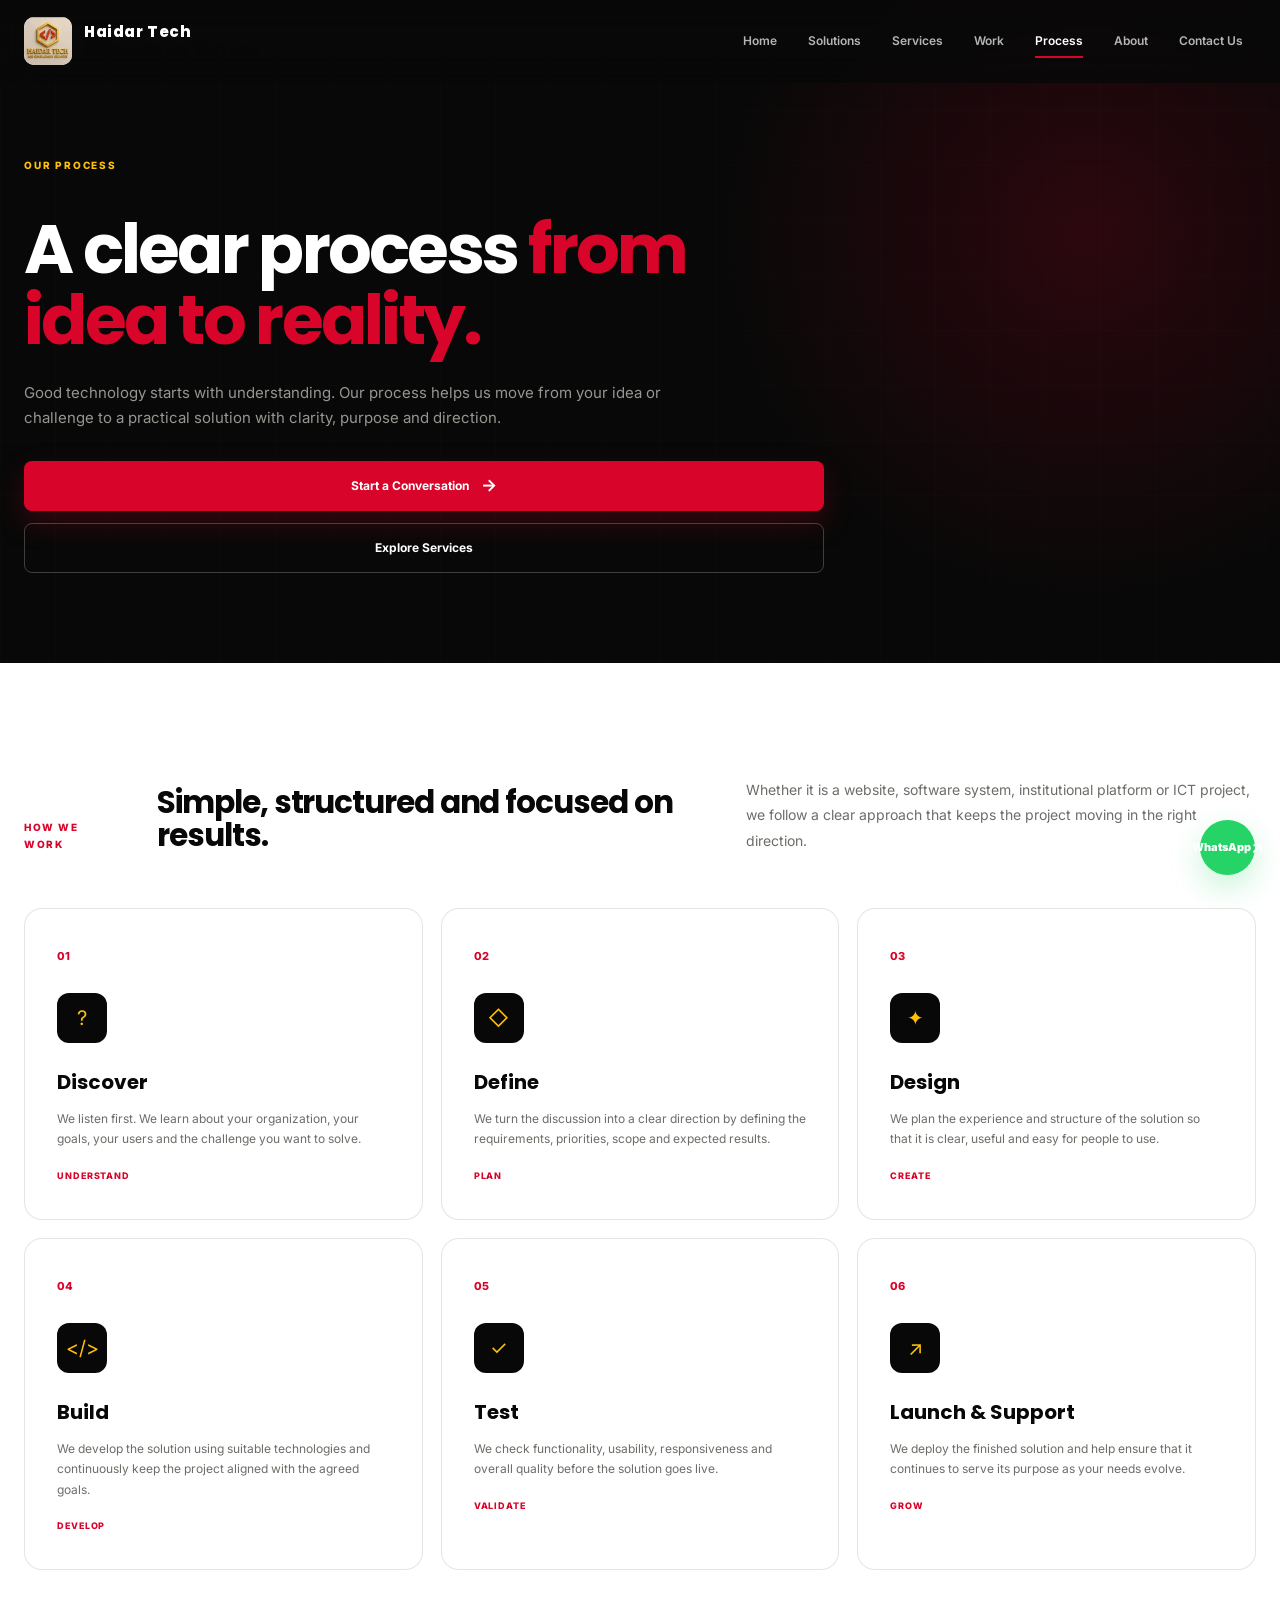
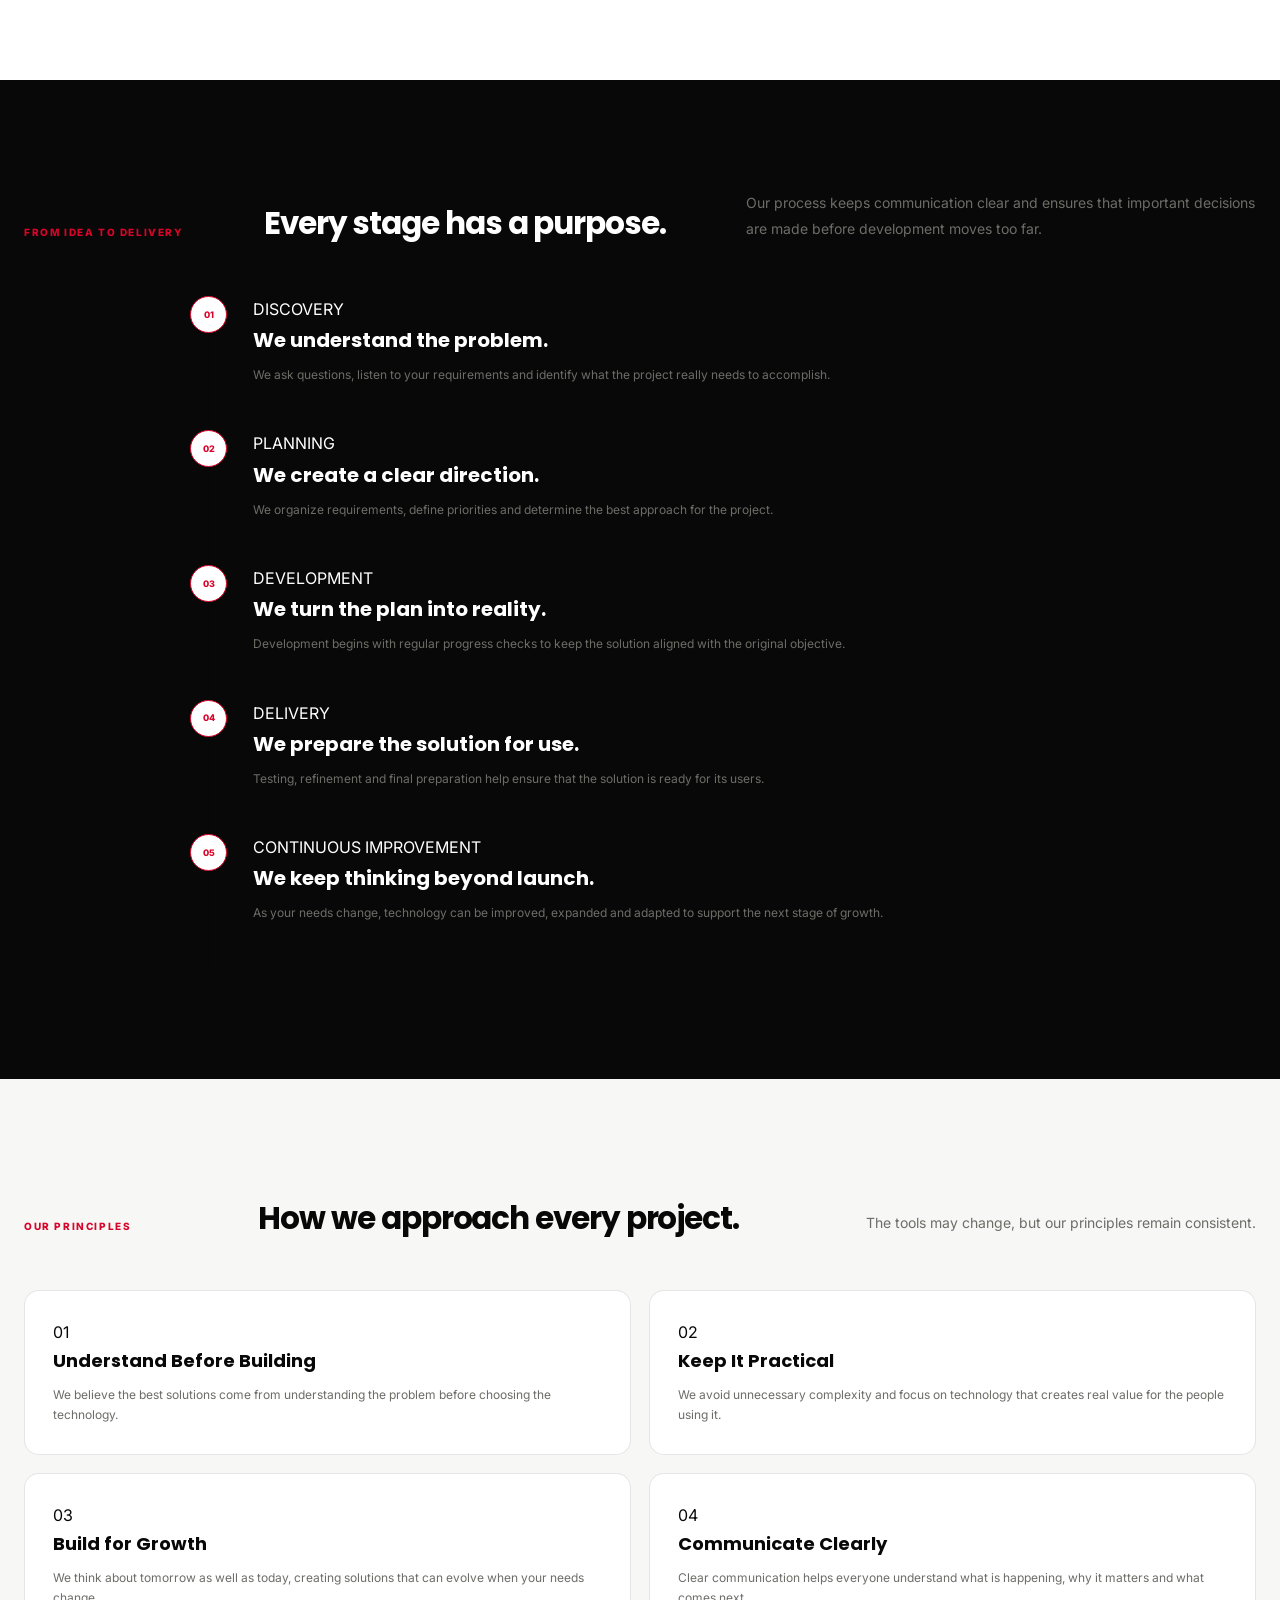
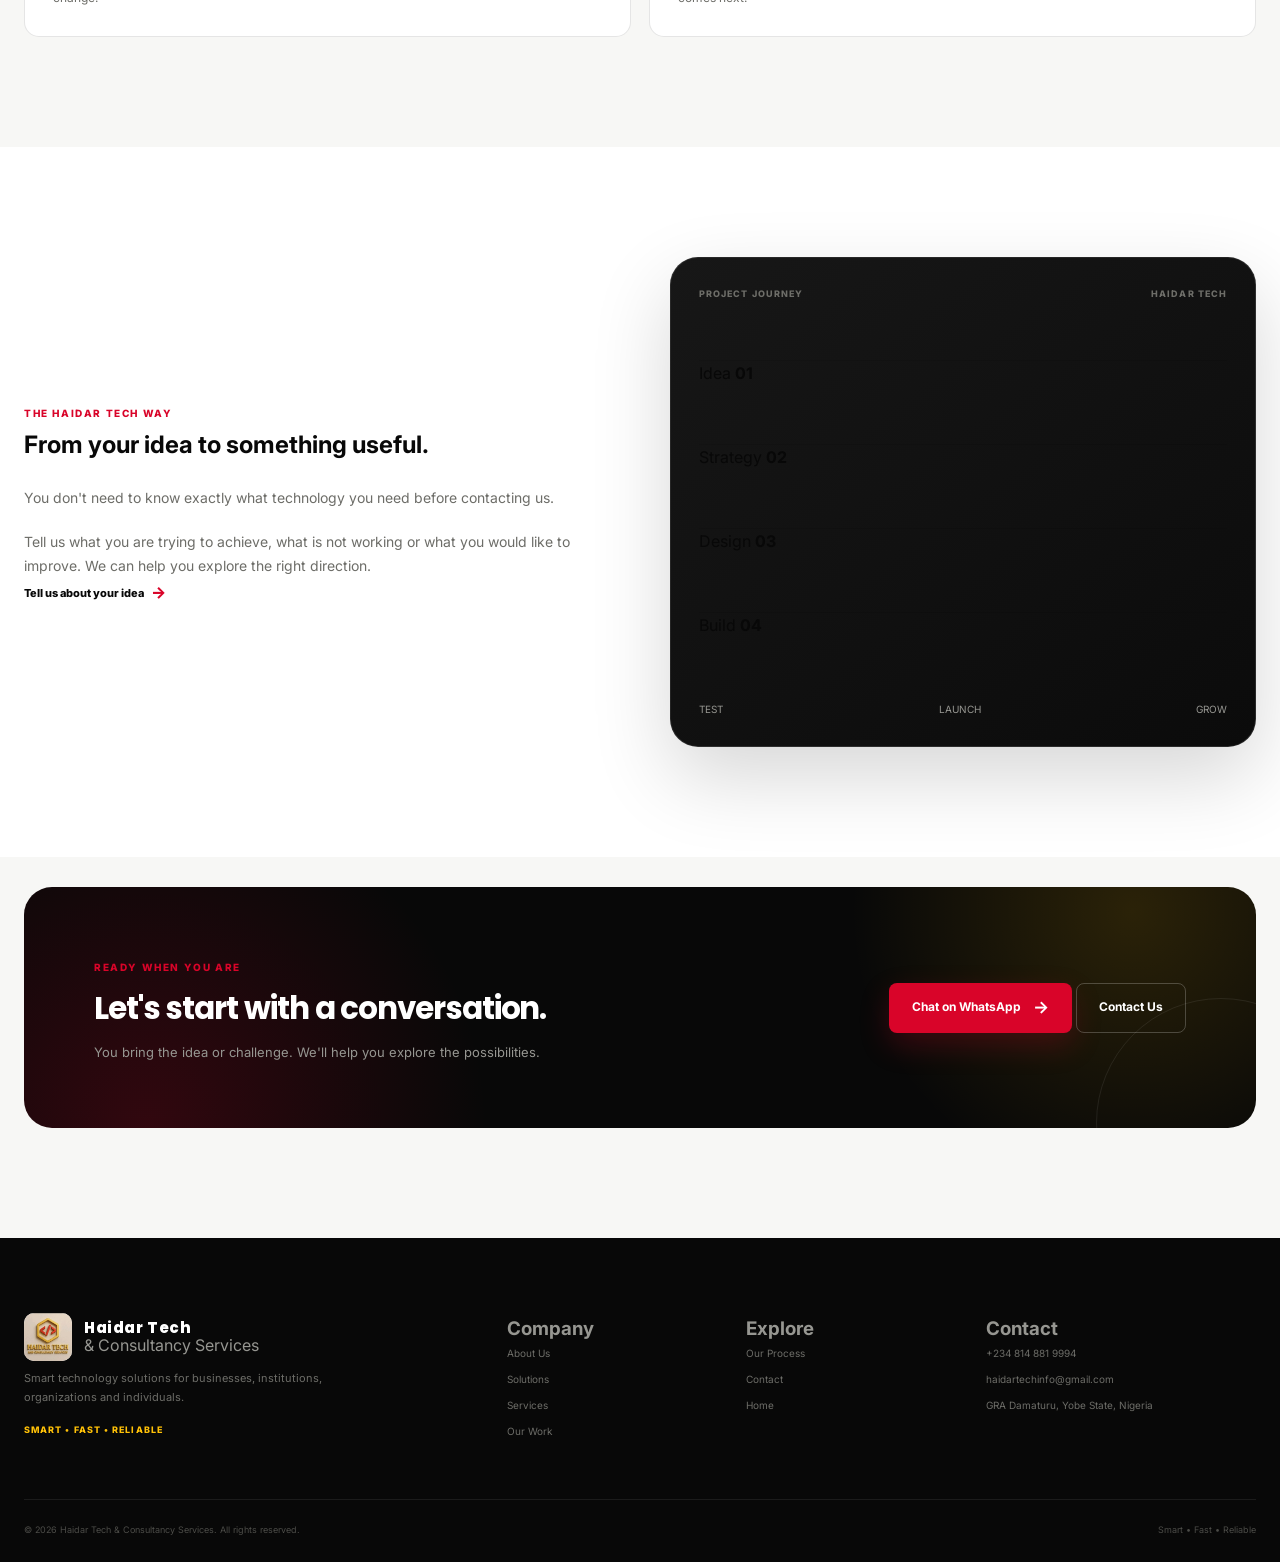
<file: process.html>
<!DOCTYPE html>
<html lang="en">
<head>

    <meta charset="UTF-8">

    <meta name="viewport"
          content="width=device-width, initial-scale=1.0">

    <meta name="description"
          content="Discover how Haidar Tech & Consultancy Services takes projects from idea to reality through a clear, practical and professional technology process.">

    <meta name="keywords"
          content="Haidar Tech process, software development process, web development Nigeria, ICT consulting process">

    <meta name="author"
          content="Haidar Tech & Consultancy Services">

    <title>Our Process | Haidar Tech & Consultancy Services</title>


    <!-- Google Fonts -->

    <link rel="preconnect"
          href="https://fonts.googleapis.com">

    <link rel="preconnect"
          href="https://fonts.gstatic.com"
          crossorigin>

    <link href="https://fonts.googleapis.com/css2?family=Inter:wght@400;500;600;700;800&family=Poppins:wght@400;500;600;700;800&display=swap"
          rel="stylesheet">


    <!-- Main Website CSS -->

    <link rel="stylesheet"
          href="assets/css/style.css">

</head>


<body>


<!-- =========================================
     PAGE LOADER
========================================= -->

<div class="page-loader"
     id="pageLoader">

    <div class="loader-content">

        <img src="assets/images/my%20logo.jpeg"
             alt="Haidar Tech & Consultancy Services">

        <div class="loader-spinner"></div>

        <span>
            Loading...
        </span>

    </div>

</div>


<!-- =========================================
     HEADER
========================================= -->

<header class="site-header"
        id="siteHeader">

    <div class="container header-inner">


        <!-- BRAND -->

        <a href="index.html"
           class="brand"
           aria-label="Haidar Tech Home">

            <div class="brand-logo">

                <img src="assets/images/my%20logo.jpeg"
                     alt="Haidar Tech Logo">

            </div>

            <div class="brand-text">

                <strong>
                    Haidar Tech
                </strong>

                <span>
                    & Consultancy Services
                </span>

            </div>

        </a>


        <!-- MOBILE MENU -->

        <button class="mobile-toggle"
                id="mobileToggle"
                type="button"
                aria-label="Open navigation"
                aria-expanded="false">

            <span></span>
            <span></span>
            <span></span>

        </button>


        <!-- NAVIGATION -->

        <nav class="main-nav"
             id="mainNav">

            <a href="index.html"
               class="nav-link">

                Home

            </a>

            <a href="solutions.html"
               class="nav-link">

                Solutions

            </a>

            <a href="services.html"
               class="nav-link">

                Services

            </a>

            <a href="work.html"
               class="nav-link">

                Work

            </a>

            <a href="process.html"
               class="nav-link active">

                Process

            </a>

            <a href="about.html"
               class="nav-link">

                About

            </a>

            <a href="contact.html"
               class="nav-link nav-cta">

                Contact Us

            </a>

        </nav>

    </div>

</header>


<!-- =========================================
     MAIN
========================================= -->

<main>


<!-- =========================================
     PROCESS HERO
========================================= -->

<section class="page-hero">

    <div class="container">

        <div class="page-hero-content reveal">

            <span class="eyebrow">

                OUR PROCESS

            </span>

            <h1>

                A clear process
                <span>from idea to reality.</span>

            </h1>

            <p>

                Good technology starts with understanding.
                Our process helps us move from your idea or
                challenge to a practical solution with clarity,
                purpose and direction.

            </p>

            <div class="hero-actions">

                <a href="contact.html"
                   class="btn btn-primary">

                    Start a Conversation

                    <span>→</span>

                </a>

                <a href="services.html"
                   class="btn btn-outline">

                    Explore Services

                </a>

            </div>

        </div>

    </div>

</section>


<!-- =========================================
     PROCESS INTRO
========================================= -->

<section class="section">

    <div class="container">

        <div class="section-heading center reveal">

            <span class="section-label">

                HOW WE WORK

            </span>

            <h2>

                Simple, structured
                and focused on results.

            </h2>

            <p>

                Whether it is a website, software system,
                institutional platform or ICT project,
                we follow a clear approach that keeps the
                project moving in the right direction.

            </p>

        </div>


        <!-- PROCESS GRID -->

        <div class="process-grid">


            <!-- STEP 01 -->

            <article class="process-card reveal">

                <span class="process-number">
                    01
                </span>

                <div class="process-icon">
                    ?
                </div>

                <h3>
                    Discover
                </h3>

                <p>

                    We listen first. We learn about your
                    organization, your goals, your users
                    and the challenge you want to solve.

                </p>

                <div class="process-keyword">

                    Understand

                </div>

            </article>


            <!-- STEP 02 -->

            <article class="process-card reveal">

                <span class="process-number">
                    02
                </span>

                <div class="process-icon">
                    ◇
                </div>

                <h3>
                    Define
                </h3>

                <p>

                    We turn the discussion into a clear
                    direction by defining the requirements,
                    priorities, scope and expected results.

                </p>

                <div class="process-keyword">

                    Plan

                </div>

            </article>


            <!-- STEP 03 -->

            <article class="process-card reveal">

                <span class="process-number">
                    03
                </span>

                <div class="process-icon">
                    ✦
                </div>

                <h3>
                    Design
                </h3>

                <p>

                    We plan the experience and structure
                    of the solution so that it is clear,
                    useful and easy for people to use.

                </p>

                <div class="process-keyword">

                    Create

                </div>

            </article>


            <!-- STEP 04 -->

            <article class="process-card reveal">

                <span class="process-number">
                    04
                </span>

                <div class="process-icon">
                    &lt;/&gt;
                </div>

                <h3>
                    Build
                </h3>

                <p>

                    We develop the solution using suitable
                    technologies and continuously keep the
                    project aligned with the agreed goals.

                </p>

                <div class="process-keyword">

                    Develop

                </div>

            </article>


            <!-- STEP 05 -->

            <article class="process-card reveal">

                <span class="process-number">
                    05
                </span>

                <div class="process-icon">
                    ✓
                </div>

                <h3>
                    Test
                </h3>

                <p>

                    We check functionality, usability,
                    responsiveness and overall quality
                    before the solution goes live.

                </p>

                <div class="process-keyword">

                    Validate

                </div>

            </article>


            <!-- STEP 06 -->

            <article class="process-card reveal">

                <span class="process-number">
                    06
                </span>

                <div class="process-icon">
                    ↗
                </div>

                <h3>
                    Launch & Support
                </h3>

                <p>

                    We deploy the finished solution and
                    help ensure that it continues to serve
                    its purpose as your needs evolve.

                </p>

                <div class="process-keyword">

                    Grow

                </div>

            </article>

        </div>

    </div>

</section>


<!-- =========================================
     PROCESS TIMELINE
========================================= -->

<section class="section section-dark">

    <div class="container">

        <div class="section-heading center reveal">

            <span class="section-label">

                FROM IDEA TO DELIVERY

            </span>

            <h2>

                Every stage has
                a purpose.

            </h2>

            <p>

                Our process keeps communication clear and
                ensures that important decisions are made
                before development moves too far.

            </p>

        </div>


        <div class="timeline">


            <!-- TIMELINE 01 -->

            <div class="timeline-item reveal">

                <div class="timeline-marker">
                    01
                </div>

                <div class="timeline-content">

                    <span>
                        DISCOVERY
                    </span>

                    <h3>
                        We understand the problem.
                    </h3>

                    <p>

                        We ask questions, listen to your
                        requirements and identify what the
                        project really needs to accomplish.

                    </p>

                </div>

            </div>


            <!-- TIMELINE 02 -->

            <div class="timeline-item reveal">

                <div class="timeline-marker">
                    02
                </div>

                <div class="timeline-content">

                    <span>
                        PLANNING
                    </span>

                    <h3>
                        We create a clear direction.
                    </h3>

                    <p>

                        We organize requirements, define
                        priorities and determine the best
                        approach for the project.

                    </p>

                </div>

            </div>


            <!-- TIMELINE 03 -->

            <div class="timeline-item reveal">

                <div class="timeline-marker">
                    03
                </div>

                <div class="timeline-content">

                    <span>
                        DEVELOPMENT
                    </span>

                    <h3>
                        We turn the plan into reality.
                    </h3>

                    <p>

                        Development begins with regular
                        progress checks to keep the solution
                        aligned with the original objective.

                    </p>

                </div>

            </div>


            <!-- TIMELINE 04 -->

            <div class="timeline-item reveal">

                <div class="timeline-marker">
                    04
                </div>

                <div class="timeline-content">

                    <span>
                        DELIVERY
                    </span>

                    <h3>
                        We prepare the solution for use.
                    </h3>

                    <p>

                        Testing, refinement and final
                        preparation help ensure that the
                        solution is ready for its users.

                    </p>

                </div>

            </div>


            <!-- TIMELINE 05 -->

            <div class="timeline-item reveal">

                <div class="timeline-marker">
                    05
                </div>

                <div class="timeline-content">

                    <span>
                        CONTINUOUS IMPROVEMENT
                    </span>

                    <h3>
                        We keep thinking beyond launch.
                    </h3>

                    <p>

                        As your needs change, technology can
                        be improved, expanded and adapted to
                        support the next stage of growth.

                    </p>

                </div>

            </div>

        </div>

    </div>

</section>


<!-- =========================================
     OUR PRINCIPLES
========================================= -->

<section class="section section-soft">

    <div class="container">

        <div class="section-heading reveal">

            <span class="section-label">

                OUR PRINCIPLES

            </span>

            <h2>

                How we approach
                every project.

            </h2>

            <p>

                The tools may change, but our principles
                remain consistent.

            </p>

        </div>


        <div class="why-grid">


            <!-- PRINCIPLE 01 -->

            <div class="why-item reveal">

                <span class="why-number">
                    01
                </span>

                <h3>
                    Understand Before Building
                </h3>

                <p>

                    We believe the best solutions come from
                    understanding the problem before choosing
                    the technology.

                </p>

            </div>


            <!-- PRINCIPLE 02 -->

            <div class="why-item reveal">

                <span class="why-number">
                    02
                </span>

                <h3>
                    Keep It Practical
                </h3>

                <p>

                    We avoid unnecessary complexity and focus
                    on technology that creates real value for
                    the people using it.

                </p>

            </div>


            <!-- PRINCIPLE 03 -->

            <div class="why-item reveal">

                <span class="why-number">
                    03
                </span>

                <h3>
                    Build for Growth
                </h3>

                <p>

                    We think about tomorrow as well as today,
                    creating solutions that can evolve when
                    your needs change.

                </p>

            </div>


            <!-- PRINCIPLE 04 -->

            <div class="why-item reveal">

                <span class="why-number">
                    04
                </span>

                <h3>
                    Communicate Clearly
                </h3>

                <p>

                    Clear communication helps everyone
                    understand what is happening, why it
                    matters and what comes next.

                </p>

            </div>

        </div>

    </div>

</section>


<!-- =========================================
     PROJECT JOURNEY
========================================= -->

<section class="section">

    <div class="container">

        <div class="experience-grid">


            <div class="experience-content reveal">

                <span class="section-label">

                    THE HAIDAR TECH WAY

                </span>

                <h2>

                    From your idea
                    to something useful.

                </h2>

                <p>

                    You don't need to know exactly what
                    technology you need before contacting us.

                </p>

                <p>

                    Tell us what you are trying to achieve,
                    what is not working or what you would
                    like to improve. We can help you explore
                    the right direction.

                </p>

                <a href="contact.html"
                   class="text-link">

                    Tell us about your idea

                    <span>→</span>

                </a>

            </div>


            <div class="experience-card reveal">

                <div class="experience-card-header">

                    <span>
                        PROJECT JOURNEY
                    </span>

                    <span>
                        HAIDAR TECH
                    </span>

                </div>


                <div class="experience-line">

                    <span>
                        Idea
                    </span>

                    <strong>
                        01
                    </strong>

                </div>


                <div class="experience-line">

                    <span>
                        Strategy
                    </span>

                    <strong>
                        02
                    </strong>

                </div>


                <div class="experience-line">

                    <span>
                        Design
                    </span>

                    <strong>
                        03
                    </strong>

                </div>


                <div class="experience-line">

                    <span>
                        Build
                    </span>

                    <strong>
                        04
                    </strong>

                </div>


                <div class="experience-card-footer">

                    <span>
                        TEST
                    </span>

                    <span>
                        LAUNCH
                    </span>

                    <span>
                        GROW
                    </span>

                </div>

            </div>

        </div>

    </div>

</section>


<!-- =========================================
     CTA
========================================= -->

<section class="cta-section">

    <div class="container">

        <div class="cta-box reveal">

            <div class="cta-content">

                <span class="section-label">

                    READY WHEN YOU ARE

                </span>

                <h2>

                    Let's start with
                    a conversation.

                </h2>

                <p>

                    You bring the idea or challenge.
                    We'll help you explore the possibilities.

                </p>

            </div>


            <div class="cta-actions">

                <a href="https://wa.me/2348148819994"
                   target="_blank"
                   rel="noopener"
                   class="btn btn-primary">

                    Chat on WhatsApp

                    <span>→</span>

                </a>

                <a href="contact.html"
                   class="btn btn-outline">

                    Contact Us

                </a>

            </div>

        </div>

    </div>

</section>


</main>


<!-- =========================================
     FOOTER
========================================= -->

<footer class="site-footer">

    <div class="container">

        <div class="footer-grid">


            <!-- COMPANY -->

            <div class="footer-brand">

                <a href="index.html"
                   class="brand">

                    <div class="brand-logo">

                        <img src="assets/images/my%20logo.jpeg"
                             alt="Haidar Tech Logo">

                    </div>

                    <div class="brand-text">

                        <strong>
                            Haidar Tech
                        </strong>

                        <span>
                            & Consultancy Services
                        </span>

                    </div>

                </a>

                <p>

                    Smart technology solutions for businesses,
                    institutions, organizations and individuals.

                </p>

                <div class="footer-tagline">

                    SMART • FAST • RELIABLE

                </div>

            </div>


            <!-- COMPANY LINKS -->

            <div class="footer-column">

                <h3>
                    Company
                </h3>

                <a href="about.html">
                    About Us
                </a>

                <a href="solutions.html">
                    Solutions
                </a>

                <a href="services.html">
                    Services
                </a>

                <a href="work.html">
                    Our Work
                </a>

            </div>


            <!-- EXPLORE -->

            <div class="footer-column">

                <h3>
                    Explore
                </h3>

                <a href="process.html">
                    Our Process
                </a>

                <a href="contact.html">
                    Contact
                </a>

                <a href="index.html">
                    Home
                </a>

            </div>


            <!-- CONTACT -->

            <div class="footer-column">

                <h3>
                    Contact
                </h3>

                <a href="https://wa.me/2348148819994"
                   target="_blank"
                   rel="noopener">

                    +234 814 881 9994

                </a>

                <a href="mailto:haidartechinfo@gmail.com">

                    haidartechinfo@gmail.com

                </a>

                <span>

                    GRA Damaturu,
                    Yobe State, Nigeria

                </span>

            </div>

        </div>


        <div class="footer-bottom">

            <p>

                © <span id="currentYear"></span>
                Haidar Tech & Consultancy Services.
                All rights reserved.

            </p>

            <p>

                Smart • Fast • Reliable

            </p>

        </div>

    </div>

</footer>


<!-- =========================================
     FLOATING WHATSAPP
========================================= -->

<a href="https://wa.me/2348148819994"
   class="floating-whatsapp"
   target="_blank"
   rel="noopener"
   aria-label="Chat with Haidar Tech on WhatsApp">

    <span>
        WhatsApp
    </span>

    <strong>
        ↗
    </strong>

</a>


<!-- =========================================
     BACK TO TOP
========================================= -->

<button class="back-to-top"
        id="backToTop"
        type="button"
        aria-label="Back to top">

    ↑

</button>


<!-- =========================================
     JAVASCRIPT
========================================= -->

<script src="assets/js/app.js"></script>

</body>
</html>
</file>
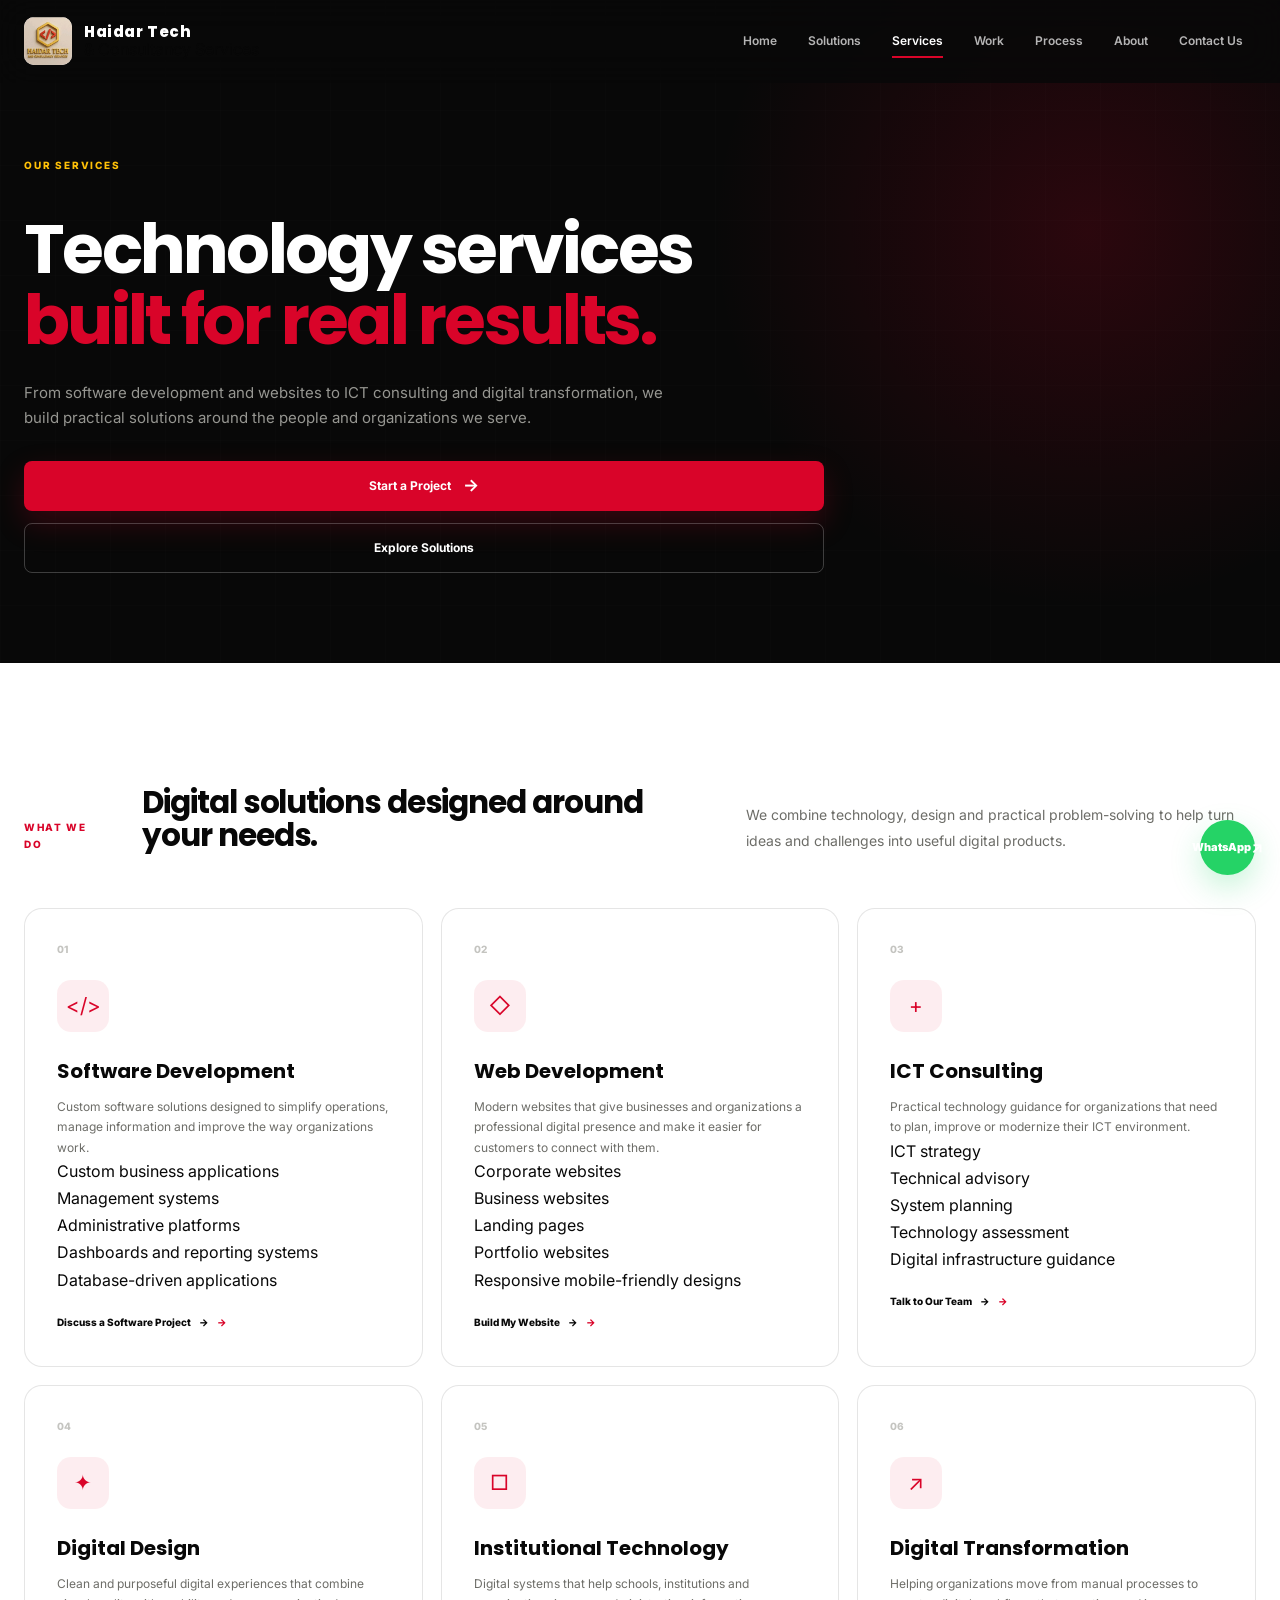
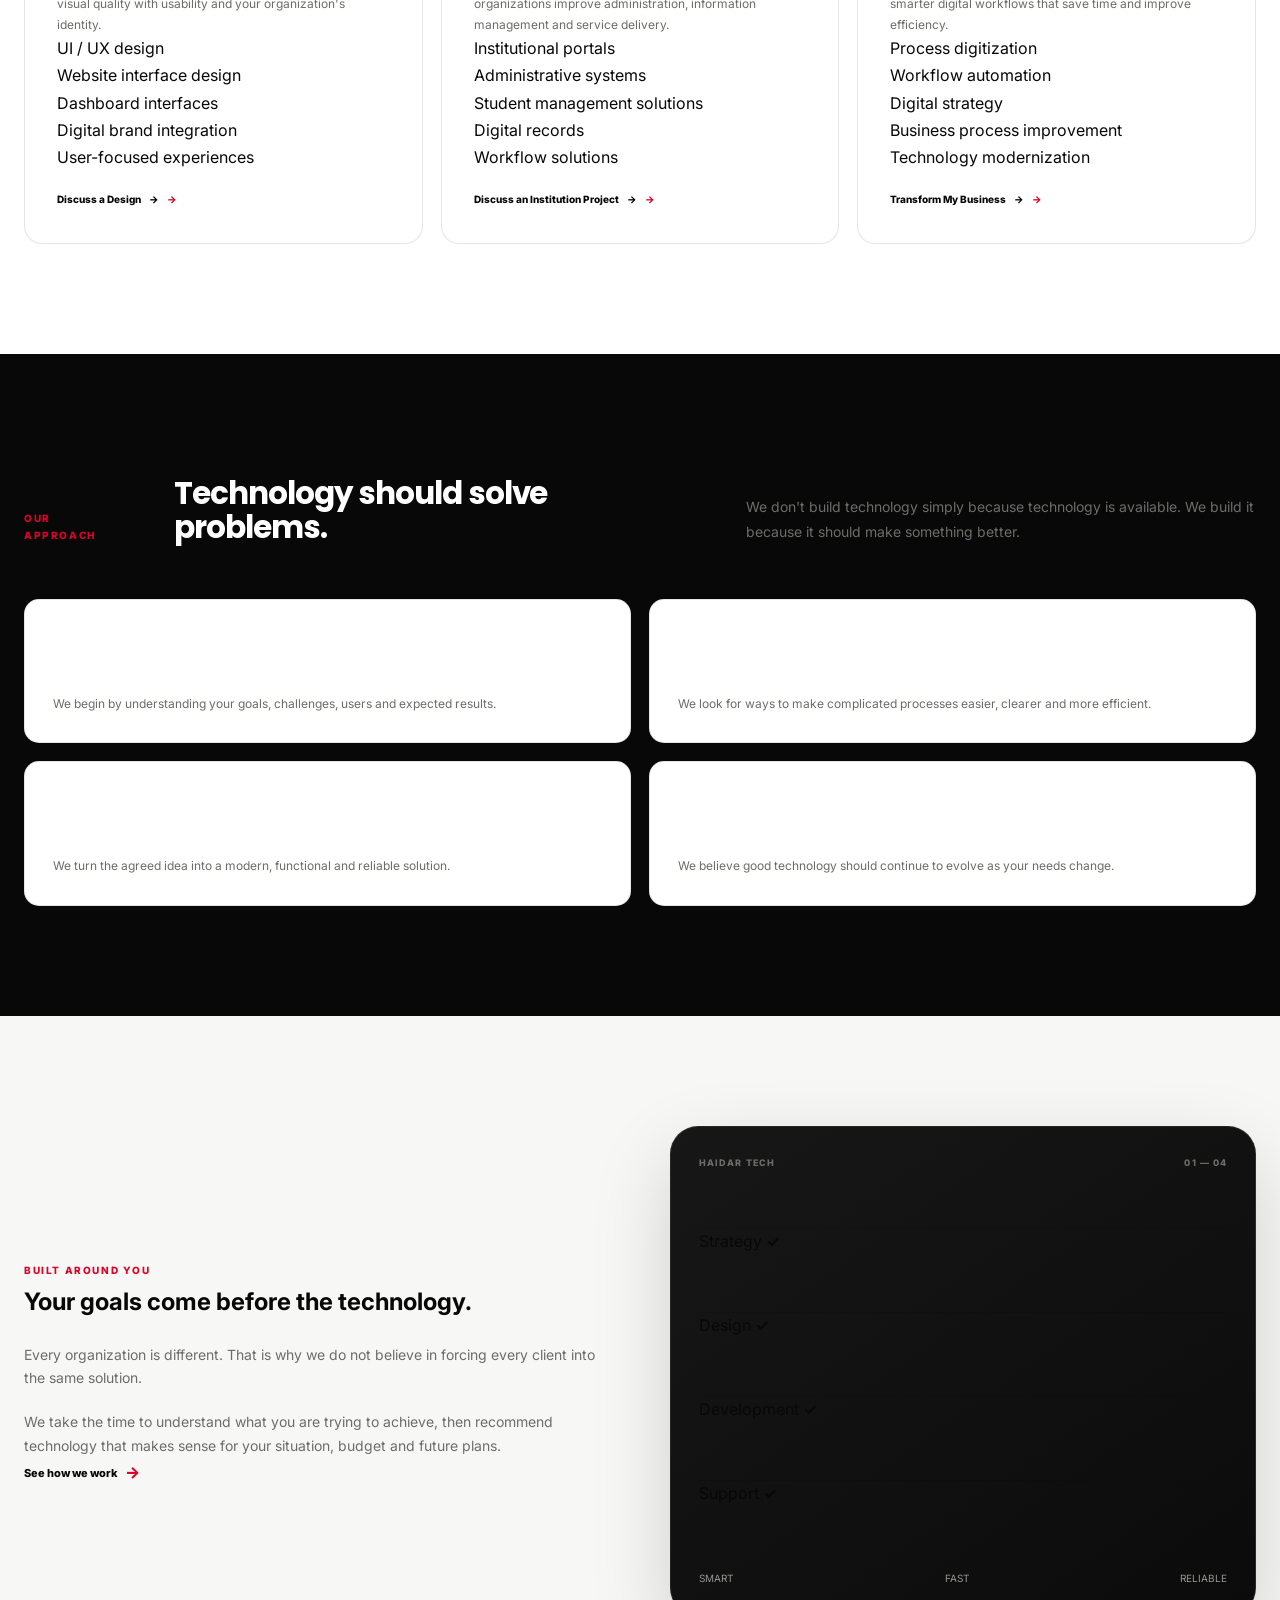
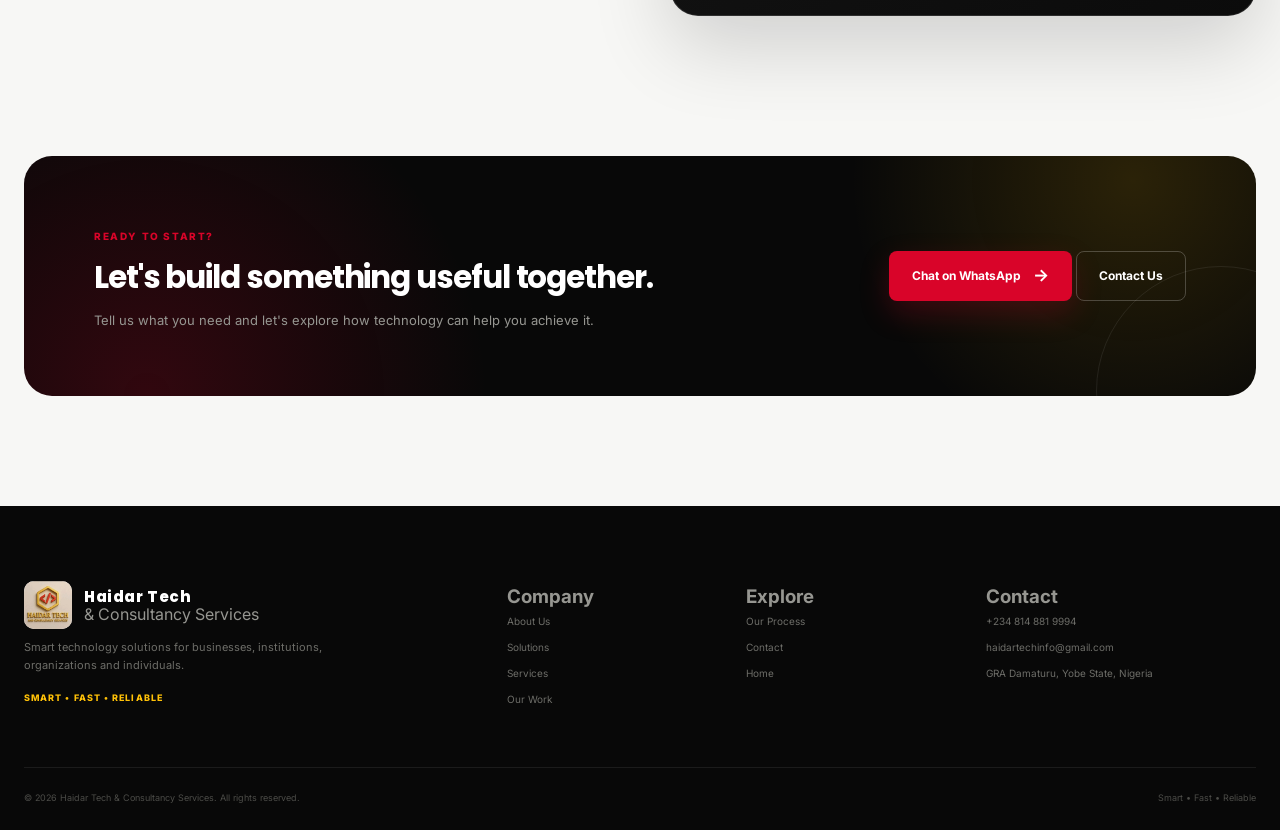
<file: services.html>
<!DOCTYPE html>
<html lang="en">
<head>
    <meta charset="UTF-8">

    <meta name="viewport"
          content="width=device-width, initial-scale=1.0">

    <meta name="description"
          content="Explore Haidar Tech & Consultancy Services including software development, web development, ICT consulting, digital design, institutional technology and digital transformation.">

    <meta name="keywords"
          content="Haidar Tech services, software development Nigeria, web development Damaturu, ICT consultancy, digital transformation">

    <meta name="author"
          content="Haidar Tech & Consultancy Services">

    <title>Our Services | Haidar Tech & Consultancy Services</title>

    <!-- Google Fonts -->
    <link rel="preconnect" href="https://fonts.googleapis.com">

    <link rel="preconnect"
          href="https://fonts.gstatic.com"
          crossorigin>

    <link href="https://fonts.googleapis.com/css2?family=Inter:wght@400;500;600;700;800&family=Poppins:wght@400;500;600;700;800&display=swap"
          rel="stylesheet">

    <!-- Main CSS -->
    <link rel="stylesheet"
          href="assets/css/style.css">
</head>

<body>


<!-- =========================================
     PAGE LOADER
========================================= -->

<div class="page-loader"
     id="pageLoader">

    <div class="loader-content">

        <img src="assets/images/my%20logo.jpeg"
             alt="Haidar Tech & Consultancy Services">

        <div class="loader-spinner"></div>

        <span>
            Loading...
        </span>

    </div>

</div>


<!-- =========================================
     HEADER
========================================= -->

<header class="site-header"
        id="siteHeader">

    <div class="container header-inner">


        <!-- BRAND -->

        <a href="index.html"
           class="brand"
           aria-label="Haidar Tech Home">

            <div class="brand-logo">

                <img src="assets/images/my%20logo.jpeg"
                     alt="Haidar Tech Logo">

            </div>

            <div class="brand-text">

                <strong>
                    Haidar Tech
                </strong>

                <span>
                    & Consultancy Services
                </span>

            </div>

        </a>


        <!-- MOBILE MENU -->

        <button class="mobile-toggle"
                id="mobileToggle"
                type="button"
                aria-label="Open navigation"
                aria-expanded="false">

            <span></span>
            <span></span>
            <span></span>

        </button>


        <!-- NAVIGATION -->

        <nav class="main-nav"
             id="mainNav">

            <a href="index.html"
               class="nav-link">

                Home

            </a>

            <a href="solutions.html"
               class="nav-link">

                Solutions

            </a>

            <a href="services.html"
               class="nav-link active">

                Services

            </a>

            <a href="work.html"
               class="nav-link">

                Work

            </a>

            <a href="process.html"
               class="nav-link">

                Process

            </a>

            <a href="about.html"
               class="nav-link">

                About

            </a>

            <a href="contact.html"
               class="nav-link nav-cta">

                Contact Us

            </a>

        </nav>

    </div>

</header>


<!-- =========================================
     PAGE HERO
========================================= -->

<main>

<section class="page-hero">

    <div class="container">

        <div class="page-hero-content reveal">

            <span class="eyebrow">

                OUR SERVICES

            </span>

            <h1>

                Technology services
                <span>built for real results.</span>

            </h1>

            <p>

                From software development and websites to ICT
                consulting and digital transformation, we build
                practical solutions around the people and
                organizations we serve.

            </p>

            <div class="hero-actions">

                <a href="contact.html"
                   class="btn btn-primary">

                    Start a Project

                    <span>→</span>

                </a>

                <a href="solutions.html"
                   class="btn btn-outline">

                    Explore Solutions

                </a>

            </div>

        </div>

    </div>

</section>


<!-- =========================================
     SERVICES INTRO
========================================= -->

<section class="section">

    <div class="container">

        <div class="section-heading center reveal">

            <span class="section-label">

                WHAT WE DO

            </span>

            <h2>

                Digital solutions
                designed around your needs.

            </h2>

            <p>

                We combine technology, design and practical
                problem-solving to help turn ideas and
                challenges into useful digital products.

            </p>

        </div>


        <!-- SERVICES GRID -->

        <div class="services-grid">


            <!-- SERVICE 01 -->

            <article class="service-card reveal">

                <div class="service-number">
                    01
                </div>

                <div class="service-icon">
                    &lt;/&gt;
                </div>

                <h3>
                    Software Development
                </h3>

                <p>

                    Custom software solutions designed to
                    simplify operations, manage information
                    and improve the way organizations work.

                </p>

                <ul>

                    <li>
                        Custom business applications
                    </li>

                    <li>
                        Management systems
                    </li>

                    <li>
                        Administrative platforms
                    </li>

                    <li>
                        Dashboards and reporting systems
                    </li>

                    <li>
                        Database-driven applications
                    </li>

                </ul>

                <a href="contact.html"
                   class="service-link">

                    Discuss a Software Project

                    <span>→</span>

                </a>

            </article>


            <!-- SERVICE 02 -->

            <article class="service-card reveal">

                <div class="service-number">
                    02
                </div>

                <div class="service-icon">
                    ◇
                </div>

                <h3>
                    Web Development
                </h3>

                <p>

                    Modern websites that give businesses and
                    organizations a professional digital
                    presence and make it easier for customers
                    to connect with them.

                </p>

                <ul>

                    <li>
                        Corporate websites
                    </li>

                    <li>
                        Business websites
                    </li>

                    <li>
                        Landing pages
                    </li>

                    <li>
                        Portfolio websites
                    </li>

                    <li>
                        Responsive mobile-friendly designs
                    </li>

                </ul>

                <a href="contact.html"
                   class="service-link">

                    Build My Website

                    <span>→</span>

                </a>

            </article>


            <!-- SERVICE 03 -->

            <article class="service-card reveal">

                <div class="service-number">
                    03
                </div>

                <div class="service-icon">
                    +
                </div>

                <h3>
                    ICT Consulting
                </h3>

                <p>

                    Practical technology guidance for
                    organizations that need to plan, improve
                    or modernize their ICT environment.

                </p>

                <ul>

                    <li>
                        ICT strategy
                    </li>

                    <li>
                        Technical advisory
                    </li>

                    <li>
                        System planning
                    </li>

                    <li>
                        Technology assessment
                    </li>

                    <li>
                        Digital infrastructure guidance
                    </li>

                </ul>

                <a href="contact.html"
                   class="service-link">

                    Talk to Our Team

                    <span>→</span>

                </a>

            </article>


            <!-- SERVICE 04 -->

            <article class="service-card reveal">

                <div class="service-number">
                    04
                </div>

                <div class="service-icon">
                    ✦
                </div>

                <h3>
                    Digital Design
                </h3>

                <p>

                    Clean and purposeful digital experiences
                    that combine visual quality with usability
                    and your organization's identity.

                </p>

                <ul>

                    <li>
                        UI / UX design
                    </li>

                    <li>
                        Website interface design
                    </li>

                    <li>
                        Dashboard interfaces
                    </li>

                    <li>
                        Digital brand integration
                    </li>

                    <li>
                        User-focused experiences
                    </li>

                </ul>

                <a href="contact.html"
                   class="service-link">

                    Discuss a Design

                    <span>→</span>

                </a>

            </article>


            <!-- SERVICE 05 -->

            <article class="service-card reveal">

                <div class="service-number">
                    05
                </div>

                <div class="service-icon">
                    □
                </div>

                <h3>
                    Institutional Technology
                </h3>

                <p>

                    Digital systems that help schools,
                    institutions and organizations improve
                    administration, information management
                    and service delivery.

                </p>

                <ul>

                    <li>
                        Institutional portals
                    </li>

                    <li>
                        Administrative systems
                    </li>

                    <li>
                        Student management solutions
                    </li>

                    <li>
                        Digital records
                    </li>

                    <li>
                        Workflow solutions
                    </li>

                </ul>

                <a href="contact.html"
                   class="service-link">

                    Discuss an Institution Project

                    <span>→</span>

                </a>

            </article>


            <!-- SERVICE 06 -->

            <article class="service-card reveal">

                <div class="service-number">
                    06
                </div>

                <div class="service-icon">
                    ↗
                </div>

                <h3>
                    Digital Transformation
                </h3>

                <p>

                    Helping organizations move from manual
                    processes to smarter digital workflows
                    that save time and improve efficiency.

                </p>

                <ul>

                    <li>
                        Process digitization
                    </li>

                    <li>
                        Workflow automation
                    </li>

                    <li>
                        Digital strategy
                    </li>

                    <li>
                        Business process improvement
                    </li>

                    <li>
                        Technology modernization
                    </li>

                </ul>

                <a href="contact.html"
                   class="service-link">

                    Transform My Business

                    <span>→</span>

                </a>

            </article>

        </div>

    </div>

</section>


<!-- =========================================
     HOW WE ADD VALUE
========================================= -->

<section class="section section-dark">

    <div class="container">

        <div class="section-heading center reveal">

            <span class="section-label">

                OUR APPROACH

            </span>

            <h2>

                Technology should
                solve problems.

            </h2>

            <p>

                We don't build technology simply because
                technology is available. We build it because
                it should make something better.

            </p>

        </div>


        <div class="why-grid">


            <div class="why-item reveal">

                <span class="why-number">
                    01
                </span>

                <h3>
                    Understand
                </h3>

                <p>

                    We begin by understanding your goals,
                    challenges, users and expected results.

                </p>

            </div>


            <div class="why-item reveal">

                <span class="why-number">
                    02
                </span>

                <h3>
                    Simplify
                </h3>

                <p>

                    We look for ways to make complicated
                    processes easier, clearer and more efficient.

                </p>

            </div>


            <div class="why-item reveal">

                <span class="why-number">
                    03
                </span>

                <h3>
                    Build
                </h3>

                <p>

                    We turn the agreed idea into a modern,
                    functional and reliable solution.

                </p>

            </div>


            <div class="why-item reveal">

                <span class="why-number">
                    04
                </span>

                <h3>
                    Improve
                </h3>

                <p>

                    We believe good technology should continue
                    to evolve as your needs change.

                </p>

            </div>

        </div>

    </div>

</section>


<!-- =========================================
     SERVICE EXPERIENCE
========================================= -->

<section class="section section-soft">

    <div class="container">

        <div class="experience-grid">


            <div class="experience-content reveal">

                <span class="section-label">

                    BUILT AROUND YOU

                </span>

                <h2>

                    Your goals come
                    before the technology.

                </h2>

                <p>

                    Every organization is different. That is
                    why we do not believe in forcing every
                    client into the same solution.

                </p>

                <p>

                    We take the time to understand what you
                    are trying to achieve, then recommend
                    technology that makes sense for your
                    situation, budget and future plans.

                </p>

                <a href="process.html"
                   class="text-link">

                    See how we work

                    <span>→</span>

                </a>

            </div>


            <div class="experience-card reveal">

                <div class="experience-card-header">

                    <span>
                        HAIDAR TECH
                    </span>

                    <span>
                        01 — 04
                    </span>

                </div>


                <div class="experience-line">

                    <span>
                        Strategy
                    </span>

                    <strong>
                        ✓
                    </strong>

                </div>


                <div class="experience-line">

                    <span>
                        Design
                    </span>

                    <strong>
                        ✓
                    </strong>

                </div>


                <div class="experience-line">

                    <span>
                        Development
                    </span>

                    <strong>
                        ✓
                    </strong>

                </div>


                <div class="experience-line">

                    <span>
                        Support
                    </span>

                    <strong>
                        ✓
                    </strong>

                </div>


                <div class="experience-card-footer">

                    <span>
                        SMART
                    </span>

                    <span>
                        FAST
                    </span>

                    <span>
                        RELIABLE
                    </span>

                </div>

            </div>

        </div>

    </div>

</section>


<!-- =========================================
     CTA
========================================= -->

<section class="cta-section">

    <div class="container">

        <div class="cta-box reveal">

            <div class="cta-content">

                <span class="section-label">

                    READY TO START?

                </span>

                <h2>

                    Let's build something
                    useful together.

                </h2>

                <p>

                    Tell us what you need and let's explore
                    how technology can help you achieve it.

                </p>

            </div>


            <div class="cta-actions">

                <a href="https://wa.me/2348148819994"
                   target="_blank"
                   rel="noopener"
                   class="btn btn-primary">

                    Chat on WhatsApp

                    <span>→</span>

                </a>

                <a href="contact.html"
                   class="btn btn-outline">

                    Contact Us

                </a>

            </div>

        </div>

    </div>

</section>

</main>


<!-- =========================================
     FOOTER
========================================= -->

<footer class="site-footer">

    <div class="container">

        <div class="footer-grid">


            <!-- COMPANY -->

            <div class="footer-brand">

                <a href="index.html"
                   class="brand">

                    <div class="brand-logo">

                        <img src="assets/images/my%20logo.jpeg"
                             alt="Haidar Tech Logo">

                    </div>

                    <div class="brand-text">

                        <strong>
                            Haidar Tech
                        </strong>

                        <span>
                            & Consultancy Services
                        </span>

                    </div>

                </a>

                <p>

                    Smart technology solutions for businesses,
                    institutions, organizations and individuals.

                </p>

                <div class="footer-tagline">

                    SMART • FAST • RELIABLE

                </div>

            </div>


            <!-- COMPANY LINKS -->

            <div class="footer-column">

                <h3>
                    Company
                </h3>

                <a href="about.html">
                    About Us
                </a>

                <a href="solutions.html">
                    Solutions
                </a>

                <a href="services.html">
                    Services
                </a>

                <a href="work.html">
                    Our Work
                </a>

            </div>


            <!-- EXPLORE -->

            <div class="footer-column">

                <h3>
                    Explore
                </h3>

                <a href="process.html">
                    Our Process
                </a>

                <a href="contact.html">
                    Contact
                </a>

                <a href="index.html">
                    Home
                </a>

            </div>


            <!-- CONTACT -->

            <div class="footer-column">

                <h3>
                    Contact
                </h3>

                <a href="https://wa.me/2348148819994"
                   target="_blank"
                   rel="noopener">

                    +234 814 881 9994

                </a>

                <a href="mailto:haidartechinfo@gmail.com">

                    haidartechinfo@gmail.com

                </a>

                <span>

                    GRA Damaturu,
                    Yobe State, Nigeria

                </span>

            </div>

        </div>


        <div class="footer-bottom">

            <p>

                © <span id="currentYear"></span>
                Haidar Tech & Consultancy Services.
                All rights reserved.

            </p>

            <p>

                Smart • Fast • Reliable

            </p>

        </div>

    </div>

</footer>


<!-- =========================================
     FLOATING WHATSAPP
========================================= -->

<a href="https://wa.me/2348148819994"
   class="floating-whatsapp"
   target="_blank"
   rel="noopener"
   aria-label="Chat with Haidar Tech on WhatsApp">

    <span>
        WhatsApp
    </span>

    <strong>
        ↗
    </strong>

</a>


<!-- =========================================
     BACK TO TOP
========================================= -->

<button class="back-to-top"
        id="backToTop"
        type="button"
        aria-label="Back to top">

    ↑

</button>


<!-- =========================================
     MAIN JAVASCRIPT
========================================= -->

<script src="assets/js/app.js"></script>

</body>
</html>
</file>
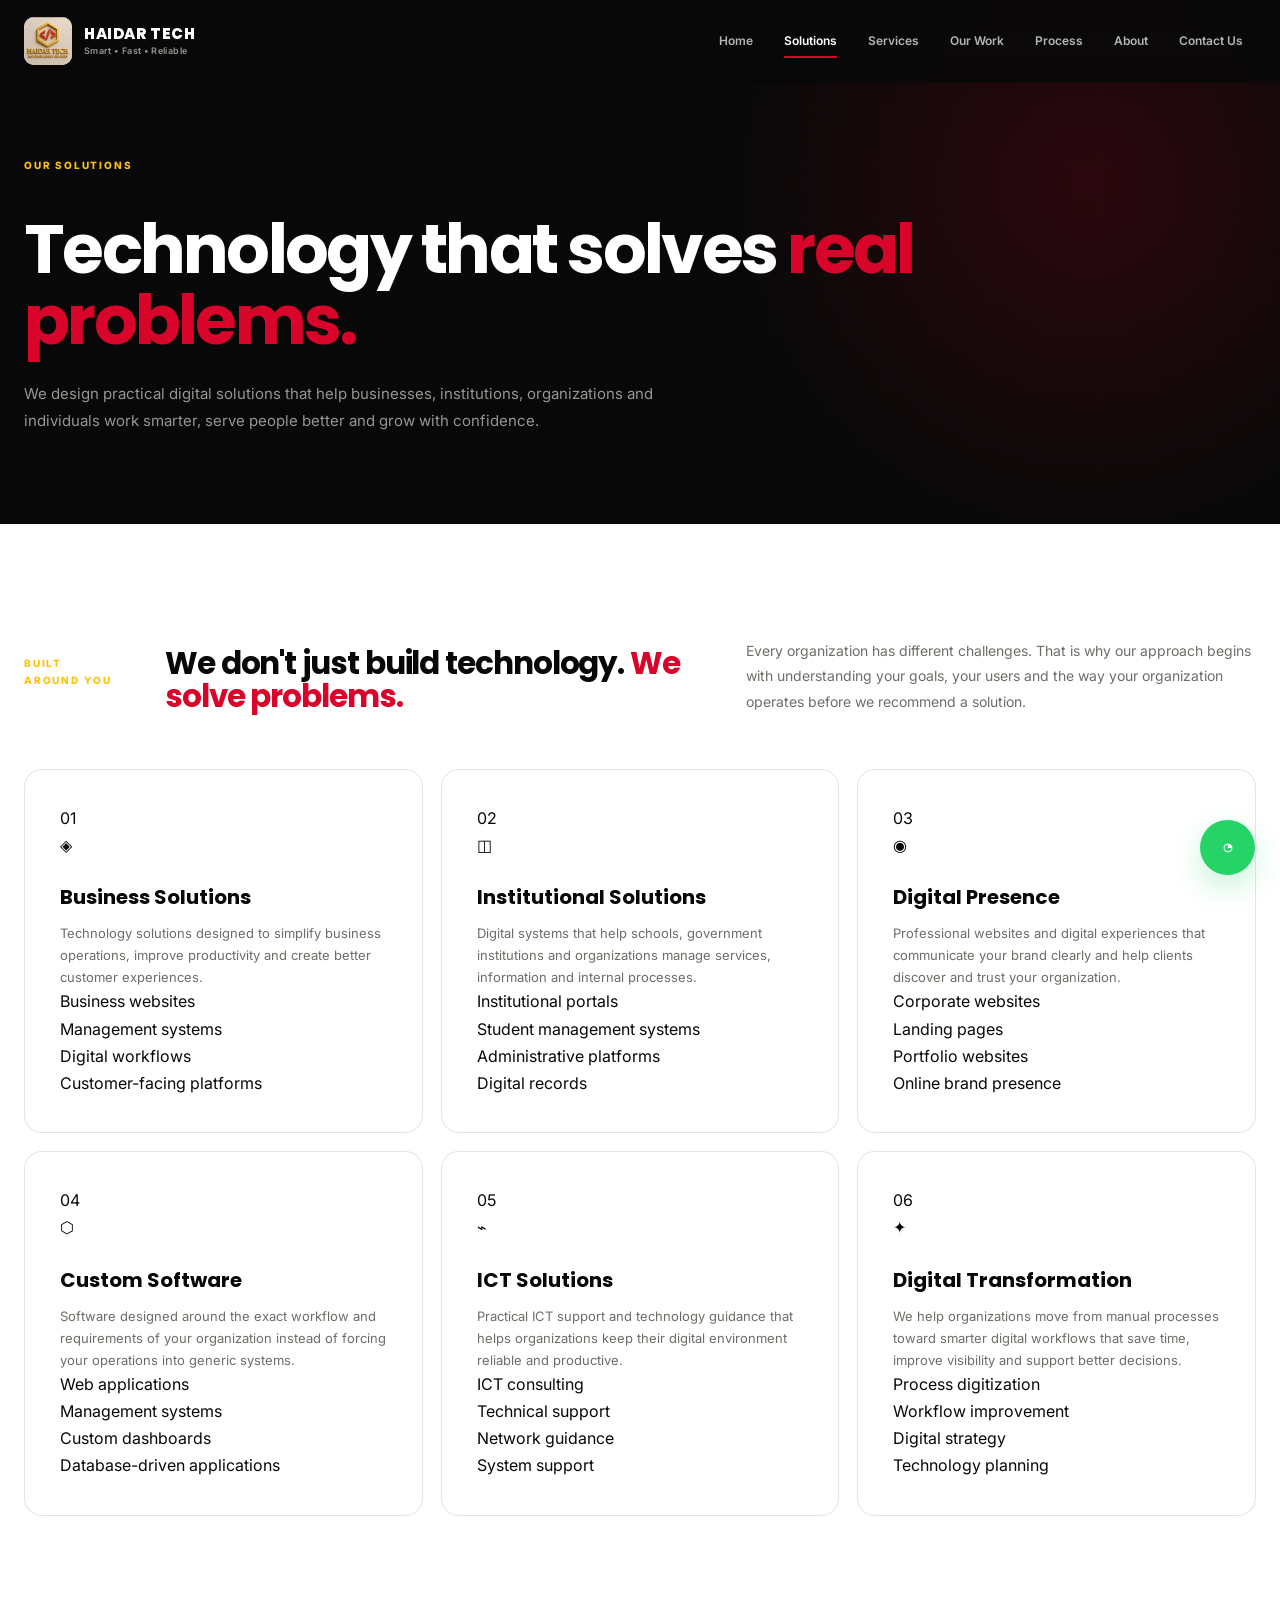
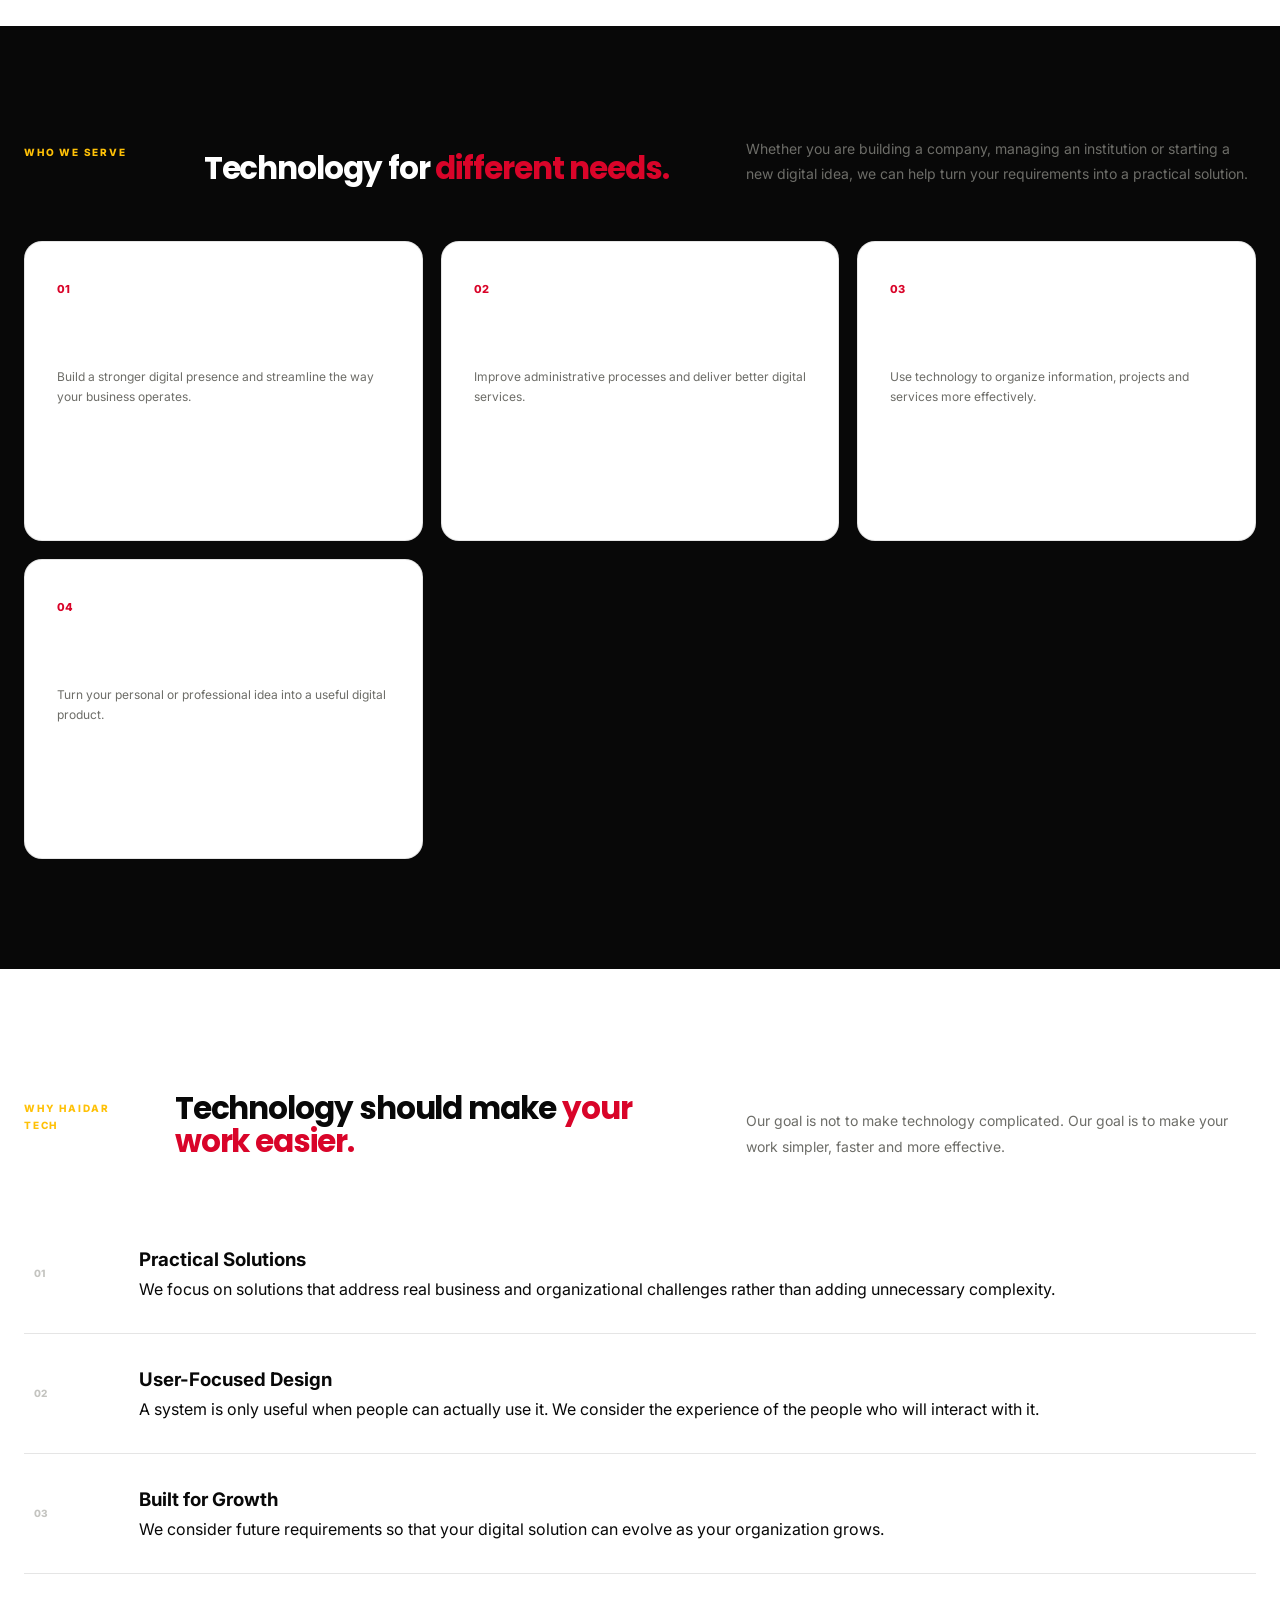
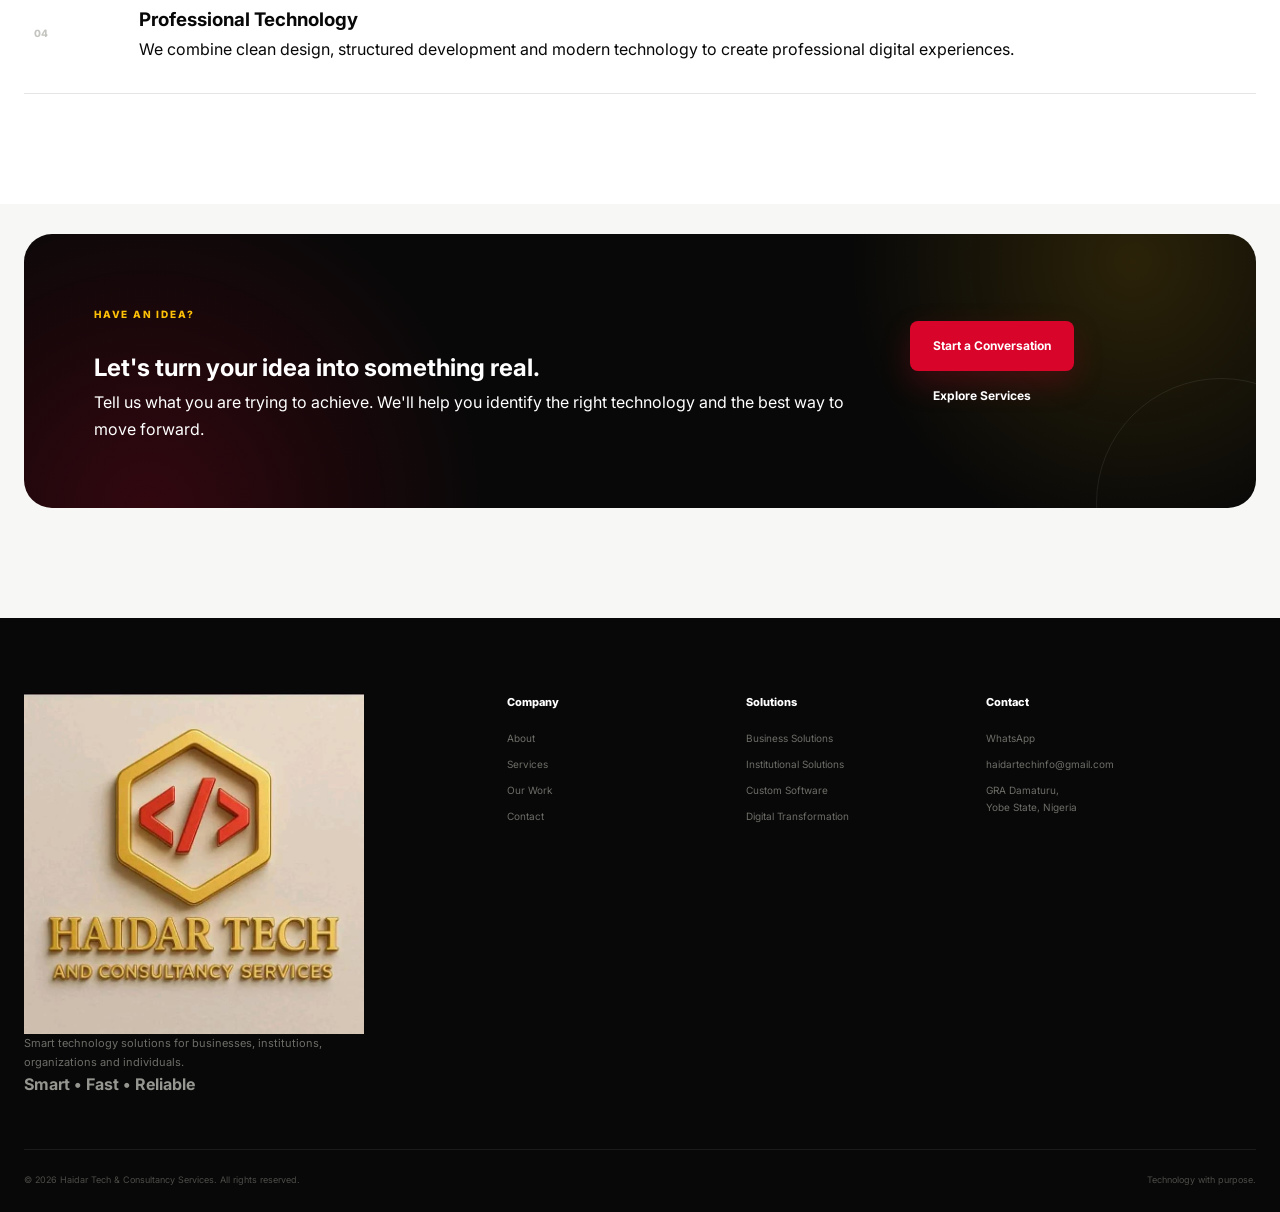
<file: solutions.html>
<!DOCTYPE html>
<html lang="en">
<head>
    <meta charset="UTF-8">
    <meta name="viewport" content="width=device-width, initial-scale=1.0">

    <title>Solutions | Haidar Tech & Consultancy Services</title>

    <meta name="description"
          content="Haidar Tech provides practical digital solutions for businesses, institutions, NGOs, schools and individuals.">

    <link rel="preconnect" href="https://fonts.googleapis.com">
    <link rel="preconnect" href="https://fonts.gstatic.com" crossorigin>

    <link href="https://fonts.googleapis.com/css2?family=Inter:wght@400;500;600;700;800&family=Poppins:wght@400;500;600;700;800&display=swap"
          rel="stylesheet">

    <link rel="stylesheet" href="assets/css/style.css">
</head>

<body>

    <!-- ================================
         PAGE LOADER
    ================================= -->

    <div class="page-loader" id="pageLoader">

        <div class="loader-logo">
            <img src="assets/images/my%20logo.jpeg"
                 alt="Haidar Tech & Consultancy Services">
        </div>

        <div class="loader-line"></div>

    </div>


    <!-- ================================
         HEADER
    ================================= -->

    <header class="site-header" id="siteHeader">

        <div class="container header-inner">

            <a href="index.html" class="brand">

                <span class="brand-logo">
                    <img src="assets/images/my%20logo.jpeg"
                         alt="Haidar Tech & Consultancy Services">
                </span>

                <span class="brand-text">
                    <strong>HAIDAR TECH</strong>
                    <small>Smart • Fast • Reliable</small>
                </span>

            </a>


            <button class="mobile-toggle"
                    id="mobileToggle"
                    aria-label="Open navigation"
                    aria-expanded="false">

                <span></span>
                <span></span>
                <span></span>

            </button>


            <nav class="main-nav" id="mainNav">

                <a href="index.html"
                   class="nav-link">
                    Home
                </a>

                <a href="solutions.html"
                   class="nav-link active">
                    Solutions
                </a>

                <a href="services.html"
                   class="nav-link">
                    Services
                </a>

                <a href="work.html"
                   class="nav-link">
                    Our Work
                </a>

                <a href="process.html"
                   class="nav-link">
                    Process
                </a>

                <a href="about.html"
                   class="nav-link">
                    About
                </a>

                <a href="contact.html"
                   class="nav-link nav-cta">
                    Contact Us
                </a>

            </nav>

        </div>

    </header>


    <!-- ================================
         MAIN CONTENT
    ================================= -->

    <main>


        <!-- ================================
             PAGE HERO
        ================================= -->

        <section class="page-hero">

            <div class="container">

                <span class="eyebrow reveal">
                    OUR SOLUTIONS
                </span>

                <h1 class="reveal">
                    Technology that solves
                    <span>real problems.</span>
                </h1>

                <p class="hero-description reveal">
                    We design practical digital solutions that help
                    businesses, institutions, organizations and individuals
                    work smarter, serve people better and grow with confidence.
                </p>

            </div>

        </section>


        <!-- ================================
             INTRODUCTION
        ================================= -->

        <section class="section">

            <div class="container">

                <div class="section-heading reveal">

                    <span class="eyebrow">
                        BUILT AROUND YOU
                    </span>

                    <h2>
                        We don't just build technology.
                        <span>We solve problems.</span>
                    </h2>

                    <p>
                        Every organization has different challenges.
                        That is why our approach begins with understanding
                        your goals, your users and the way your organization
                        operates before we recommend a solution.
                    </p>

                </div>


                <!-- ================================
                     SOLUTION CARDS
                ================================= -->

                <div class="solutions-grid">


                    <!-- BUSINESS SOLUTIONS -->

                    <article class="solution-card reveal">

                        <div class="solution-number">
                            01
                        </div>

                        <div class="solution-icon">
                            ◈
                        </div>

                        <h3>
                            Business Solutions
                        </h3>

                        <p>
                            Technology solutions designed to simplify
                            business operations, improve productivity and
                            create better customer experiences.
                        </p>

                        <ul>

                            <li>
                                Business websites
                            </li>

                            <li>
                                Management systems
                            </li>

                            <li>
                                Digital workflows
                            </li>

                            <li>
                                Customer-facing platforms
                            </li>

                        </ul>

                    </article>


                    <!-- INSTITUTIONAL SOLUTIONS -->

                    <article class="solution-card reveal">

                        <div class="solution-number">
                            02
                        </div>

                        <div class="solution-icon">
                            ◫
                        </div>

                        <h3>
                            Institutional Solutions
                        </h3>

                        <p>
                            Digital systems that help schools, government
                            institutions and organizations manage services,
                            information and internal processes.
                        </p>

                        <ul>

                            <li>
                                Institutional portals
                            </li>

                            <li>
                                Student management systems
                            </li>

                            <li>
                                Administrative platforms
                            </li>

                            <li>
                                Digital records
                            </li>

                        </ul>

                    </article>


                    <!-- DIGITAL PRESENCE -->

                    <article class="solution-card reveal">

                        <div class="solution-number">
                            03
                        </div>

                        <div class="solution-icon">
                            ◉
                        </div>

                        <h3>
                            Digital Presence
                        </h3>

                        <p>
                            Professional websites and digital experiences
                            that communicate your brand clearly and help
                            clients discover and trust your organization.
                        </p>

                        <ul>

                            <li>
                                Corporate websites
                            </li>

                            <li>
                                Landing pages
                            </li>

                            <li>
                                Portfolio websites
                            </li>

                            <li>
                                Online brand presence
                            </li>

                        </ul>

                    </article>


                    <!-- CUSTOM SOFTWARE -->

                    <article class="solution-card reveal">

                        <div class="solution-number">
                            04
                        </div>

                        <div class="solution-icon">
                            ⬡
                        </div>

                        <h3>
                            Custom Software
                        </h3>

                        <p>
                            Software designed around the exact workflow
                            and requirements of your organization instead
                            of forcing your operations into generic systems.
                        </p>

                        <ul>

                            <li>
                                Web applications
                            </li>

                            <li>
                                Management systems
                            </li>

                            <li>
                                Custom dashboards
                            </li>

                            <li>
                                Database-driven applications
                            </li>

                        </ul>

                    </article>


                    <!-- ICT SOLUTIONS -->

                    <article class="solution-card reveal">

                        <div class="solution-number">
                            05
                        </div>

                        <div class="solution-icon">
                            ⌁
                        </div>

                        <h3>
                            ICT Solutions
                        </h3>

                        <p>
                            Practical ICT support and technology guidance
                            that helps organizations keep their digital
                            environment reliable and productive.
                        </p>

                        <ul>

                            <li>
                                ICT consulting
                            </li>

                            <li>
                                Technical support
                            </li>

                            <li>
                                Network guidance
                            </li>

                            <li>
                                System support
                            </li>

                        </ul>

                    </article>


                    <!-- DIGITAL TRANSFORMATION -->

                    <article class="solution-card reveal">

                        <div class="solution-number">
                            06
                        </div>

                        <div class="solution-icon">
                            ✦
                        </div>

                        <h3>
                            Digital Transformation
                        </h3>

                        <p>
                            We help organizations move from manual processes
                            toward smarter digital workflows that save time,
                            improve visibility and support better decisions.
                        </p>

                        <ul>

                            <li>
                                Process digitization
                            </li>

                            <li>
                                Workflow improvement
                            </li>

                            <li>
                                Digital strategy
                            </li>

                            <li>
                                Technology planning
                            </li>

                        </ul>

                    </article>

                </div>

            </div>

        </section>


        <!-- ================================
             WHO WE SERVE
        ================================= -->

        <section class="section section-dark">

            <div class="container">

                <div class="section-heading center reveal">

                    <span class="eyebrow">
                        WHO WE SERVE
                    </span>

                    <h2>
                        Technology for
                        <span>different needs.</span>
                    </h2>

                    <p>
                        Whether you are building a company, managing an
                        institution or starting a new digital idea, we can
                        help turn your requirements into a practical solution.
                    </p>

                </div>


                <div class="process-grid">


                    <!-- BUSINESSES -->

                    <div class="process-card reveal">

                        <span class="process-number">
                            01
                        </span>

                        <h3>
                            Businesses
                        </h3>

                        <p>
                            Build a stronger digital presence and streamline
                            the way your business operates.
                        </p>

                    </div>


                    <!-- INSTITUTIONS -->

                    <div class="process-card reveal">

                        <span class="process-number">
                            02
                        </span>

                        <h3>
                            Institutions
                        </h3>

                        <p>
                            Improve administrative processes and deliver
                            better digital services.
                        </p>

                    </div>


                    <!-- NGOs -->

                    <div class="process-card reveal">

                        <span class="process-number">
                            03
                        </span>

                        <h3>
                            NGOs & Organizations
                        </h3>

                        <p>
                            Use technology to organize information, projects
                            and services more effectively.
                        </p>

                    </div>


                    <!-- INDIVIDUALS -->

                    <div class="process-card reveal">

                        <span class="process-number">
                            04
                        </span>

                        <h3>
                            Individuals
                        </h3>

                        <p>
                            Turn your personal or professional idea into
                            a useful digital product.
                        </p>

                    </div>

                </div>

            </div>

        </section>


        <!-- ================================
             WHY HAIDAR TECH
        ================================= -->

        <section class="section">

            <div class="container">

                <div class="section-heading reveal">

                    <span class="eyebrow">
                        WHY HAIDAR TECH
                    </span>

                    <h2>
                        Technology should make
                        <span>your work easier.</span>
                    </h2>

                    <p>
                        Our goal is not to make technology complicated.
                        Our goal is to make your work simpler, faster and
                        more effective.
                    </p>

                </div>


                <div class="services-list">


                    <article class="service-row reveal">

                        <div class="service-number">
                            01
                        </div>

                        <div class="service-content">

                            <h3>
                                Practical Solutions
                            </h3>

                            <p>
                                We focus on solutions that address real
                                business and organizational challenges
                                rather than adding unnecessary complexity.
                            </p>

                        </div>

                    </article>


                    <article class="service-row reveal">

                        <div class="service-number">
                            02
                        </div>

                        <div class="service-content">

                            <h3>
                                User-Focused Design
                            </h3>

                            <p>
                                A system is only useful when people can
                                actually use it. We consider the experience
                                of the people who will interact with it.
                            </p>

                        </div>

                    </article>


                    <article class="service-row reveal">

                        <div class="service-number">
                            03
                        </div>

                        <div class="service-content">

                            <h3>
                                Built for Growth
                            </h3>

                            <p>
                                We consider future requirements so that your
                                digital solution can evolve as your organization
                                grows.
                            </p>

                        </div>

                    </article>


                    <article class="service-row reveal">

                        <div class="service-number">
                            04
                        </div>

                        <div class="service-content">

                            <h3>
                                Professional Technology
                            </h3>

                            <p>
                                We combine clean design, structured development
                                and modern technology to create professional
                                digital experiences.
                            </p>

                        </div>

                    </article>

                </div>

            </div>

        </section>


        <!-- ================================
             CTA
        ================================= -->

        <section class="cta-section">

            <div class="container">

                <div class="cta-box reveal">

                    <div>

                        <span class="eyebrow">
                            HAVE AN IDEA?
                        </span>

                        <h2>
                            Let's turn your idea
                            into something real.
                        </h2>

                        <p>
                            Tell us what you are trying to achieve.
                            We'll help you identify the right technology
                            and the best way to move forward.
                        </p>

                    </div>


                    <div class="cta-actions">

                        <a href="contact.html"
                           class="btn btn-primary">
                            Start a Conversation
                        </a>

                        <a href="services.html"
                           class="btn btn-secondary">
                            Explore Services
                        </a>

                    </div>

                </div>

            </div>

        </section>

    </main>


    <!-- ================================
         FOOTER
    ================================= -->

    <footer class="site-footer">

        <div class="container">

            <div class="footer-grid">


                <div class="footer-brand">

                    <img src="assets/images/my%20logo.jpeg"
                         alt="Haidar Tech & Consultancy Services">

                    <p>
                        Smart technology solutions for businesses,
                        institutions, organizations and individuals.
                    </p>

                    <strong>
                        Smart • Fast • Reliable
                    </strong>

                </div>


                <div class="footer-column">

                    <h4>
                        Company
                    </h4>

                    <a href="about.html">
                        About
                    </a>

                    <a href="services.html">
                        Services
                    </a>

                    <a href="work.html">
                        Our Work
                    </a>

                    <a href="contact.html">
                        Contact
                    </a>

                </div>


                <div class="footer-column">

                    <h4>
                        Solutions
                    </h4>

                    <a href="solutions.html">
                        Business Solutions
                    </a>

                    <a href="solutions.html">
                        Institutional Solutions
                    </a>

                    <a href="solutions.html">
                        Custom Software
                    </a>

                    <a href="solutions.html">
                        Digital Transformation
                    </a>

                </div>


                <div class="footer-column">

                    <h4>
                        Contact
                    </h4>

                    <a href="https://wa.me/2348148819994"
                       target="_blank"
                       rel="noopener">
                        WhatsApp
                    </a>

                    <a href="mailto:haidartechinfo@gmail.com">
                        haidartechinfo@gmail.com
                    </a>

                    <span>
                        GRA Damaturu,<br>
                        Yobe State, Nigeria
                    </span>

                </div>

            </div>


            <div class="footer-bottom">

                <p>
                    © <span id="currentYear"></span>
                    Haidar Tech & Consultancy Services.
                    All rights reserved.
                </p>

                <span>
                    Technology with purpose.
                </span>

            </div>

        </div>

    </footer>


    <!-- ================================
         FLOATING WHATSAPP
    ================================= -->

    <a href="https://wa.me/2348148819994"
       class="floating-whatsapp"
       target="_blank"
       rel="noopener"
       aria-label="Chat with Haidar Tech on WhatsApp">

        <span>◔</span>

    </a>


    <!-- ================================
         BACK TO TOP
    ================================= -->

    <button class="back-to-top"
            id="backToTop"
            aria-label="Back to top">

        ↑

    </button>


    <!-- JAVASCRIPT -->

    <script src="assets/js/app.js"></script>

</body>
</html>
</file>
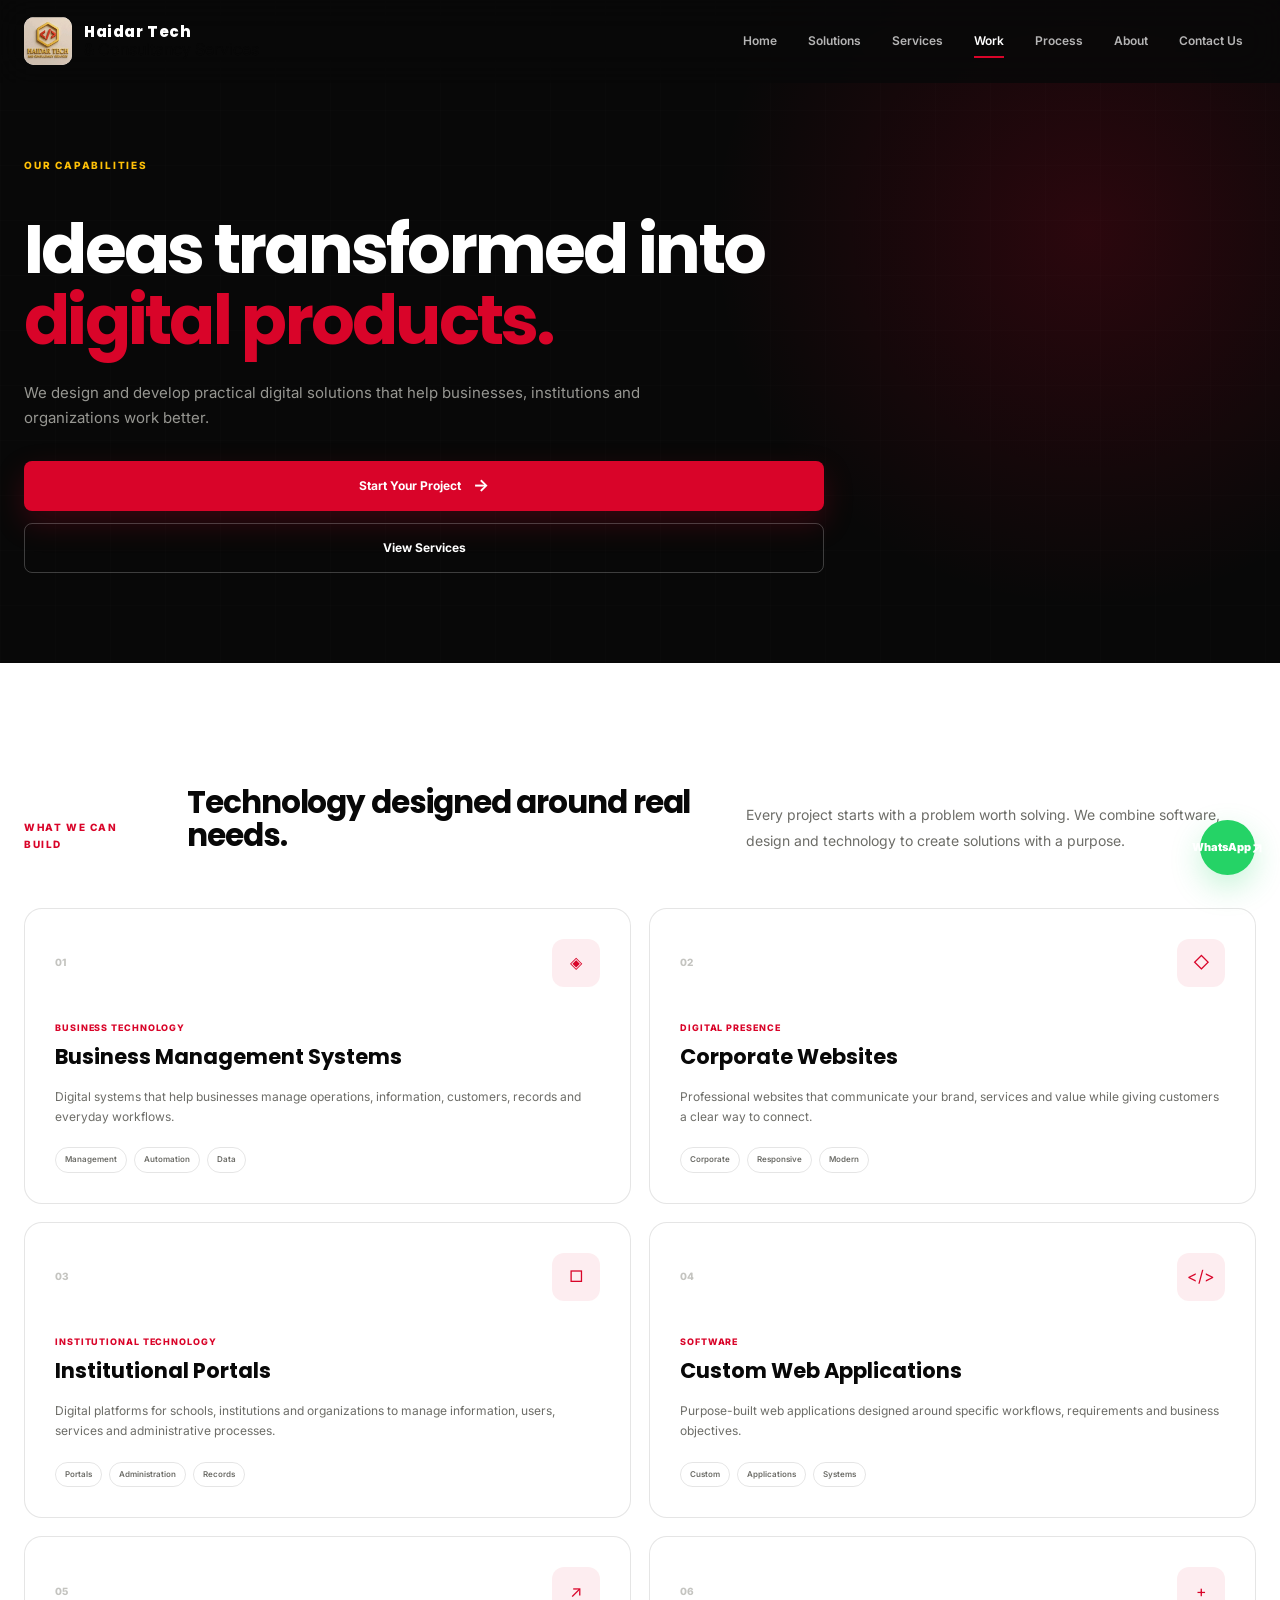
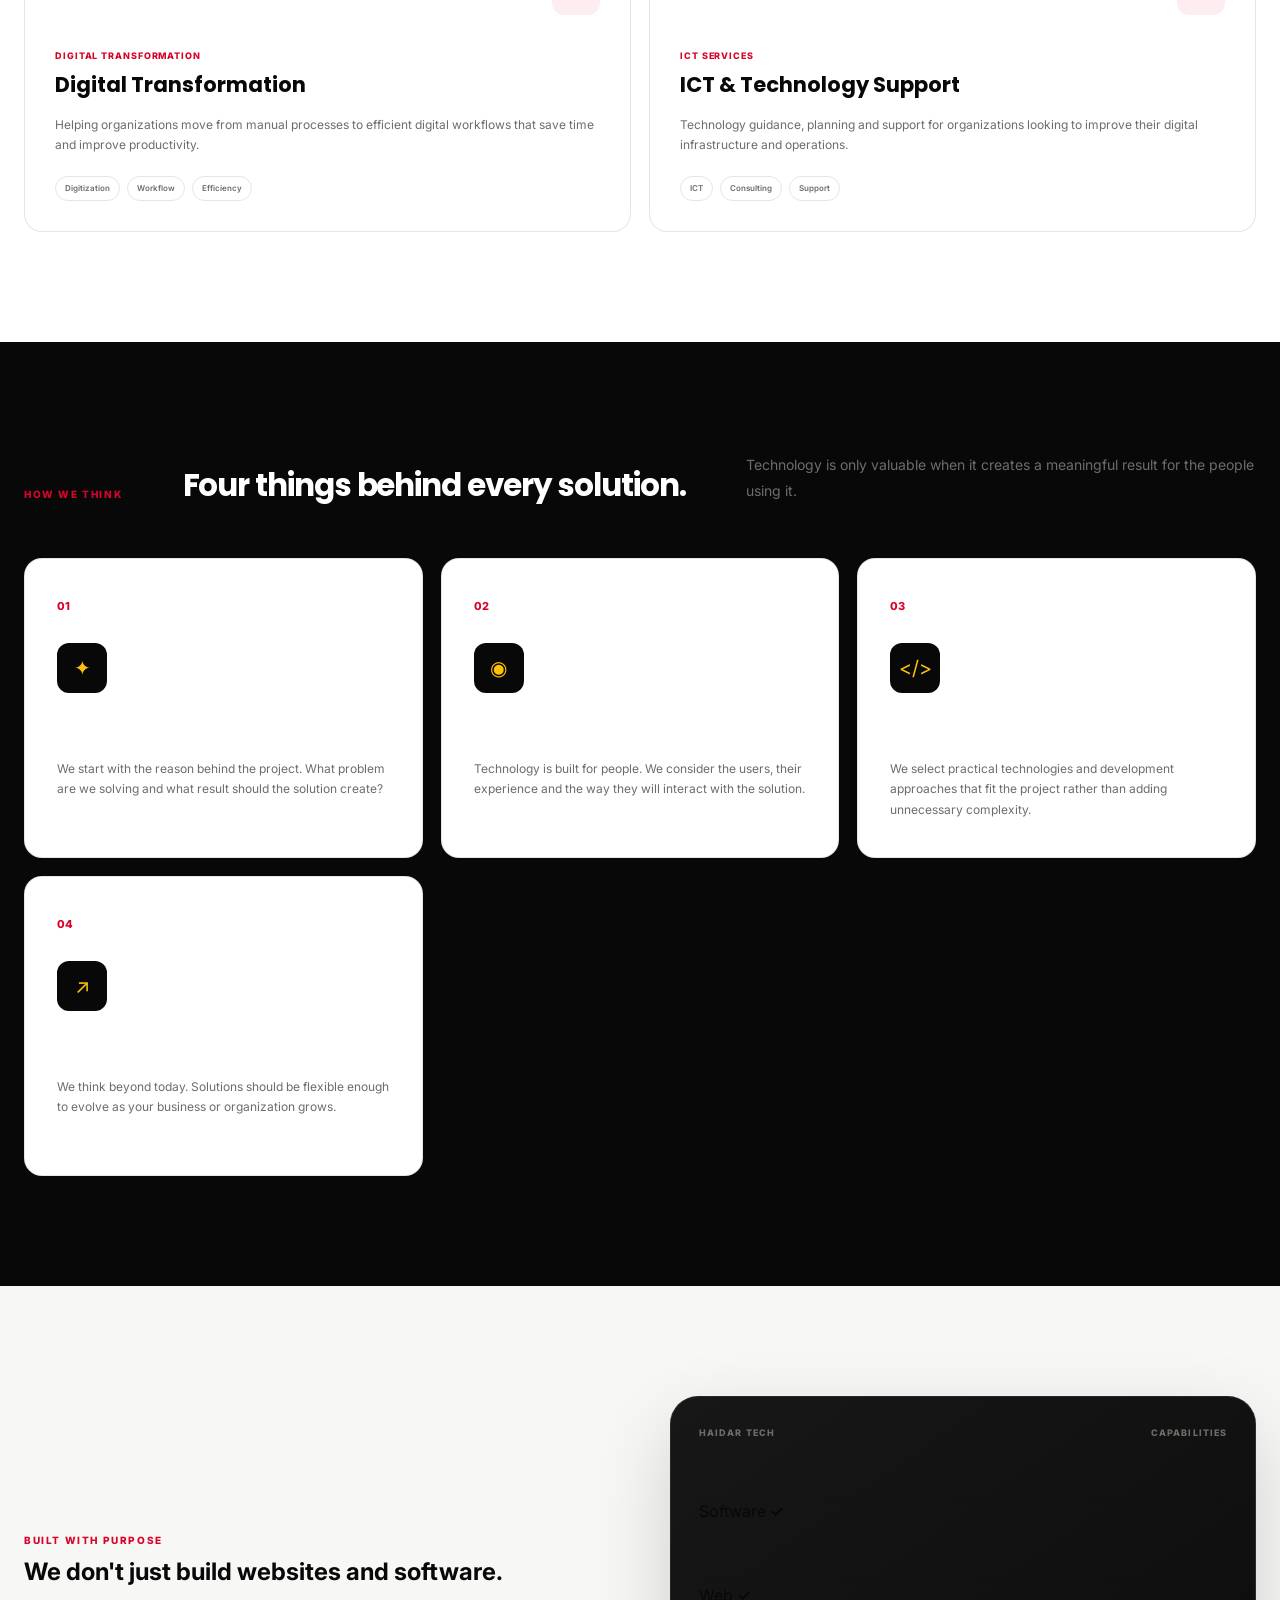
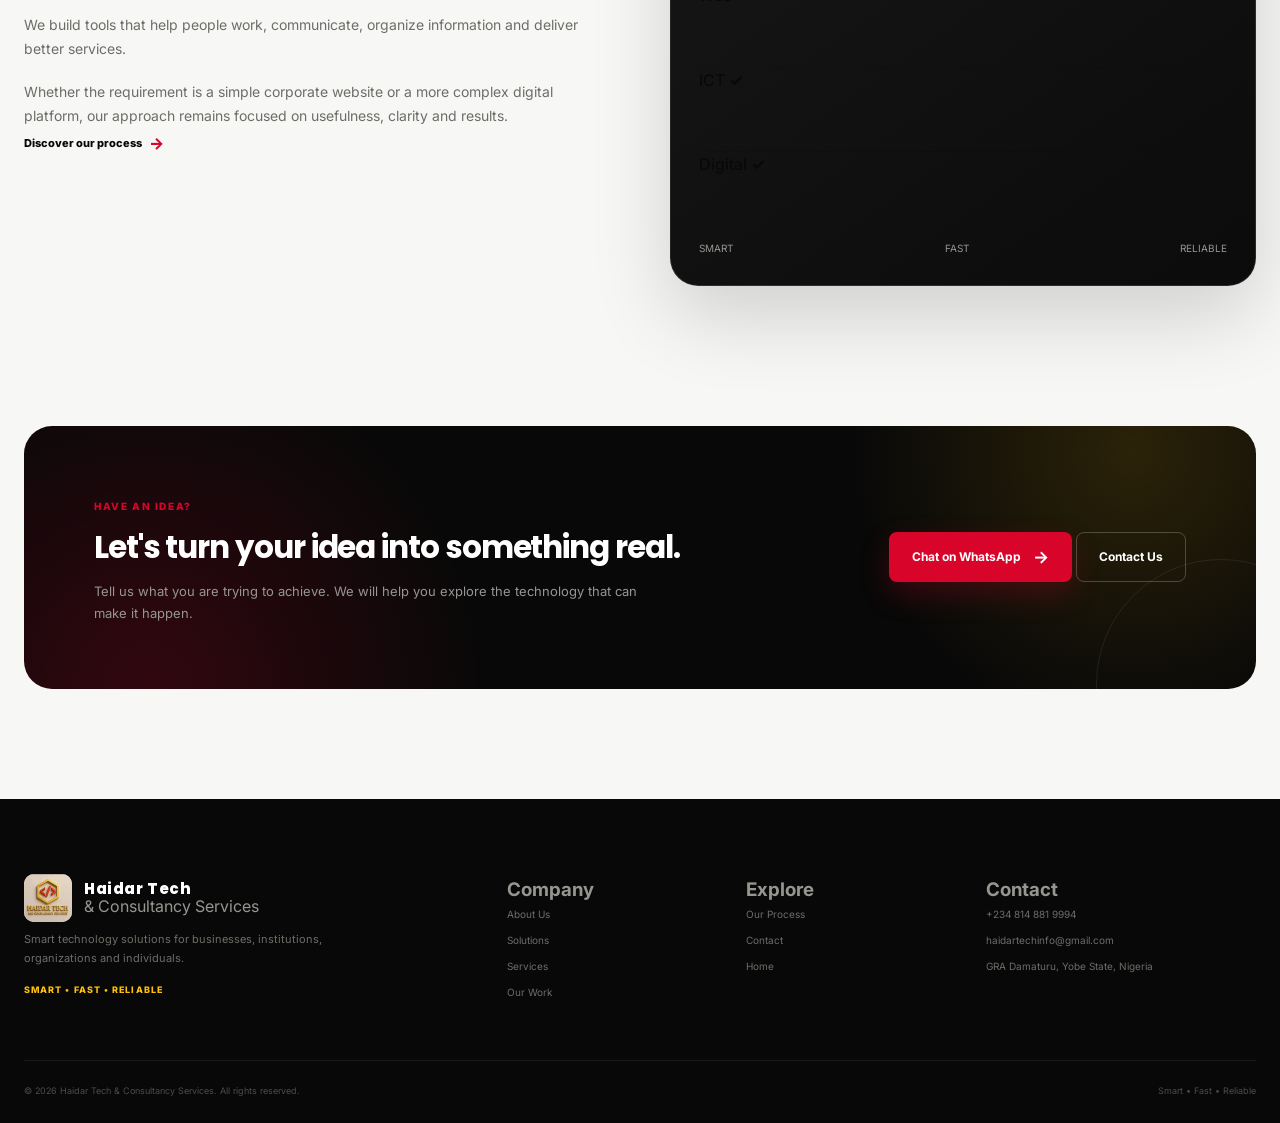
<file: work.html>
<!DOCTYPE html>
<html lang="en">
<head>
    <meta charset="UTF-8">

    <meta name="viewport"
          content="width=device-width, initial-scale=1.0">

    <meta name="description"
          content="Explore the digital products, systems and technology capabilities Haidar Tech & Consultancy Services can build for businesses, institutions and organizations.">

    <meta name="keywords"
          content="Haidar Tech portfolio, software development Nigeria, web applications, business systems, institutional portals">

    <meta name="author"
          content="Haidar Tech & Consultancy Services">

    <title>Our Work | Haidar Tech & Consultancy Services</title>

    <!-- Google Fonts -->
    <link rel="preconnect"
          href="https://fonts.googleapis.com">

    <link rel="preconnect"
          href="https://fonts.gstatic.com"
          crossorigin>

    <link href="https://fonts.googleapis.com/css2?family=Inter:wght@400;500;600;700;800&family=Poppins:wght@400;500;600;700;800&display=swap"
          rel="stylesheet">

    <!-- Main CSS -->
    <link rel="stylesheet"
          href="assets/css/style.css">
</head>

<body>


<!-- =========================================
     PAGE LOADER
========================================= -->

<div class="page-loader"
     id="pageLoader">

    <div class="loader-content">

        <img src="assets/images/my%20logo.jpeg"
             alt="Haidar Tech & Consultancy Services">

        <div class="loader-spinner"></div>

        <span>
            Loading...
        </span>

    </div>

</div>


<!-- =========================================
     HEADER
========================================= -->

<header class="site-header"
        id="siteHeader">

    <div class="container header-inner">


        <!-- BRAND -->

        <a href="index.html"
           class="brand"
           aria-label="Haidar Tech Home">

            <div class="brand-logo">

                <img src="assets/images/my%20logo.jpeg"
                     alt="Haidar Tech Logo">

            </div>

            <div class="brand-text">

                <strong>
                    Haidar Tech
                </strong>

                <span>
                    & Consultancy Services
                </span>

            </div>

        </a>


        <!-- MOBILE MENU -->

        <button class="mobile-toggle"
                id="mobileToggle"
                type="button"
                aria-label="Open navigation"
                aria-expanded="false">

            <span></span>
            <span></span>
            <span></span>

        </button>


        <!-- NAVIGATION -->

        <nav class="main-nav"
             id="mainNav">

            <a href="index.html"
               class="nav-link">

                Home

            </a>

            <a href="solutions.html"
               class="nav-link">

                Solutions

            </a>

            <a href="services.html"
               class="nav-link">

                Services

            </a>

            <a href="work.html"
               class="nav-link active">

                Work

            </a>

            <a href="process.html"
               class="nav-link">

                Process

            </a>

            <a href="about.html"
               class="nav-link">

                About

            </a>

            <a href="contact.html"
               class="nav-link nav-cta">

                Contact Us

            </a>

        </nav>

    </div>

</header>


<!-- =========================================
     MAIN
========================================= -->

<main>


<!-- =========================================
     WORK HERO
========================================= -->

<section class="page-hero">

    <div class="container">

        <div class="page-hero-content reveal">

            <span class="eyebrow">

                OUR CAPABILITIES

            </span>

            <h1>

                Ideas transformed into
                <span>digital products.</span>

            </h1>

            <p>

                We design and develop practical digital
                solutions that help businesses, institutions
                and organizations work better.

            </p>

            <div class="hero-actions">

                <a href="contact.html"
                   class="btn btn-primary">

                    Start Your Project

                    <span>→</span>

                </a>

                <a href="services.html"
                   class="btn btn-outline">

                    View Services

                </a>

            </div>

        </div>

    </div>

</section>


<!-- =========================================
     INTRODUCTION
========================================= -->

<section class="section">

    <div class="container">

        <div class="section-heading center reveal">

            <span class="section-label">

                WHAT WE CAN BUILD

            </span>

            <h2>

                Technology designed
                around real needs.

            </h2>

            <p>

                Every project starts with a problem worth
                solving. We combine software, design and
                technology to create solutions with a purpose.

            </p>

        </div>


        <!-- CAPABILITY GRID -->

        <div class="work-grid">


            <!-- 01 -->

            <article class="work-card reveal">

                <div class="work-card-top">

                    <span class="work-number">
                        01
                    </span>

                    <span class="work-icon">
                        ◈
                    </span>

                </div>

                <div class="work-card-content">

                    <span class="work-category">
                        BUSINESS TECHNOLOGY
                    </span>

                    <h3>
                        Business Management Systems
                    </h3>

                    <p>

                        Digital systems that help businesses
                        manage operations, information, customers,
                        records and everyday workflows.

                    </p>

                    <div class="work-tags">

                        <span>
                            Management
                        </span>

                        <span>
                            Automation
                        </span>

                        <span>
                            Data
                        </span>

                    </div>

                </div>

            </article>


            <!-- 02 -->

            <article class="work-card reveal">

                <div class="work-card-top">

                    <span class="work-number">
                        02
                    </span>

                    <span class="work-icon">
                        ◇
                    </span>

                </div>

                <div class="work-card-content">

                    <span class="work-category">
                        DIGITAL PRESENCE
                    </span>

                    <h3>
                        Corporate Websites
                    </h3>

                    <p>

                        Professional websites that communicate
                        your brand, services and value while
                        giving customers a clear way to connect.

                    </p>

                    <div class="work-tags">

                        <span>
                            Corporate
                        </span>

                        <span>
                            Responsive
                        </span>

                        <span>
                            Modern
                        </span>

                    </div>

                </div>

            </article>


            <!-- 03 -->

            <article class="work-card reveal">

                <div class="work-card-top">

                    <span class="work-number">
                        03
                    </span>

                    <span class="work-icon">
                        □
                    </span>

                </div>

                <div class="work-card-content">

                    <span class="work-category">
                        INSTITUTIONAL TECHNOLOGY
                    </span>

                    <h3>
                        Institutional Portals
                    </h3>

                    <p>

                        Digital platforms for schools, institutions
                        and organizations to manage information,
                        users, services and administrative processes.

                    </p>

                    <div class="work-tags">

                        <span>
                            Portals
                        </span>

                        <span>
                            Administration
                        </span>

                        <span>
                            Records
                        </span>

                    </div>

                </div>

            </article>


            <!-- 04 -->

            <article class="work-card reveal">

                <div class="work-card-top">

                    <span class="work-number">
                        04
                    </span>

                    <span class="work-icon">
                        &lt;/&gt;
                    </span>

                </div>

                <div class="work-card-content">

                    <span class="work-category">
                        SOFTWARE
                    </span>

                    <h3>
                        Custom Web Applications
                    </h3>

                    <p>

                        Purpose-built web applications designed
                        around specific workflows, requirements
                        and business objectives.

                    </p>

                    <div class="work-tags">

                        <span>
                            Custom
                        </span>

                        <span>
                            Applications
                        </span>

                        <span>
                            Systems
                        </span>

                    </div>

                </div>

            </article>


            <!-- 05 -->

            <article class="work-card reveal">

                <div class="work-card-top">

                    <span class="work-number">
                        05
                    </span>

                    <span class="work-icon">
                        ↗
                    </span>

                </div>

                <div class="work-card-content">

                    <span class="work-category">
                        DIGITAL TRANSFORMATION
                    </span>

                    <h3>
                        Digital Transformation
                    </h3>

                    <p>

                        Helping organizations move from manual
                        processes to efficient digital workflows
                        that save time and improve productivity.

                    </p>

                    <div class="work-tags">

                        <span>
                            Digitization
                        </span>

                        <span>
                            Workflow
                        </span>

                        <span>
                            Efficiency
                        </span>

                    </div>

                </div>

            </article>


            <!-- 06 -->

            <article class="work-card reveal">

                <div class="work-card-top">

                    <span class="work-number">
                        06
                    </span>

                    <span class="work-icon">
                        +
                    </span>

                </div>

                <div class="work-card-content">

                    <span class="work-category">
                        ICT SERVICES
                    </span>

                    <h3>
                        ICT & Technology Support
                    </h3>

                    <p>

                        Technology guidance, planning and support
                        for organizations looking to improve their
                        digital infrastructure and operations.

                    </p>

                    <div class="work-tags">

                        <span>
                            ICT
                        </span>

                        <span>
                            Consulting
                        </span>

                        <span>
                            Support
                        </span>

                    </div>

                </div>

            </article>

        </div>

    </div>

</section>


<!-- =========================================
     OUR APPROACH
========================================= -->

<section class="section section-dark">

    <div class="container">

        <div class="section-heading center reveal">

            <span class="section-label">

                HOW WE THINK

            </span>

            <h2>

                Four things behind
                every solution.

            </h2>

            <p>

                Technology is only valuable when it creates
                a meaningful result for the people using it.

            </p>

        </div>


        <div class="process-grid">


            <!-- PURPOSE -->

            <article class="process-card reveal">

                <span class="process-number">
                    01
                </span>

                <div class="process-icon">
                    ✦
                </div>

                <h3>
                    Purpose
                </h3>

                <p>

                    We start with the reason behind the project.
                    What problem are we solving and what result
                    should the solution create?

                </p>

            </article>


            <!-- PEOPLE -->

            <article class="process-card reveal">

                <span class="process-number">
                    02
                </span>

                <div class="process-icon">
                    ◉
                </div>

                <h3>
                    People
                </h3>

                <p>

                    Technology is built for people. We consider
                    the users, their experience and the way they
                    will interact with the solution.

                </p>

            </article>


            <!-- TECHNOLOGY -->

            <article class="process-card reveal">

                <span class="process-number">
                    03
                </span>

                <div class="process-icon">
                    &lt;/&gt;
                </div>

                <h3>
                    Technology
                </h3>

                <p>

                    We select practical technologies and
                    development approaches that fit the project
                    rather than adding unnecessary complexity.

                </p>

            </article>


            <!-- GROWTH -->

            <article class="process-card reveal">

                <span class="process-number">
                    04
                </span>

                <div class="process-icon">
                    ↗
                </div>

                <h3>
                    Growth
                </h3>

                <p>

                    We think beyond today. Solutions should be
                    flexible enough to evolve as your business
                    or organization grows.

                </p>

            </article>

        </div>

    </div>

</section>


<!-- =========================================
     CAPABILITY STATEMENT
========================================= -->

<section class="section section-soft">

    <div class="container">

        <div class="experience-grid">


            <div class="experience-content reveal">

                <span class="section-label">

                    BUILT WITH PURPOSE

                </span>

                <h2>

                    We don't just build
                    websites and software.

                </h2>

                <p>

                    We build tools that help people work,
                    communicate, organize information and
                    deliver better services.

                </p>

                <p>

                    Whether the requirement is a simple
                    corporate website or a more complex
                    digital platform, our approach remains
                    focused on usefulness, clarity and results.

                </p>

                <a href="process.html"
                   class="text-link">

                    Discover our process

                    <span>→</span>

                </a>

            </div>


            <div class="experience-card reveal">

                <div class="experience-card-header">

                    <span>
                        HAIDAR TECH
                    </span>

                    <span>
                        CAPABILITIES
                    </span>

                </div>


                <div class="experience-line">

                    <span>
                        Software
                    </span>

                    <strong>
                        ✓
                    </strong>

                </div>


                <div class="experience-line">

                    <span>
                        Web
                    </span>

                    <strong>
                        ✓
                    </strong>

                </div>


                <div class="experience-line">

                    <span>
                        ICT
                    </span>

                    <strong>
                        ✓
                    </strong>

                </div>


                <div class="experience-line">

                    <span>
                        Digital
                    </span>

                    <strong>
                        ✓
                    </strong>

                </div>


                <div class="experience-card-footer">

                    <span>
                        SMART
                    </span>

                    <span>
                        FAST
                    </span>

                    <span>
                        RELIABLE
                    </span>

                </div>

            </div>

        </div>

    </div>

</section>


<!-- =========================================
     CTA
========================================= -->

<section class="cta-section">

    <div class="container">

        <div class="cta-box reveal">

            <div class="cta-content">

                <span class="section-label">

                    HAVE AN IDEA?

                </span>

                <h2>

                    Let's turn your idea
                    into something real.

                </h2>

                <p>

                    Tell us what you are trying to achieve.
                    We will help you explore the technology
                    that can make it happen.

                </p>

            </div>


            <div class="cta-actions">

                <a href="https://wa.me/2348148819994"
                   target="_blank"
                   rel="noopener"
                   class="btn btn-primary">

                    Chat on WhatsApp

                    <span>→</span>

                </a>

                <a href="contact.html"
                   class="btn btn-outline">

                    Contact Us

                </a>

            </div>

        </div>

    </div>

</section>

</main>


<!-- =========================================
     FOOTER
========================================= -->

<footer class="site-footer">

    <div class="container">

        <div class="footer-grid">


            <!-- COMPANY -->

            <div class="footer-brand">

                <a href="index.html"
                   class="brand">

                    <div class="brand-logo">

                        <img src="assets/images/my%20logo.jpeg"
                             alt="Haidar Tech Logo">

                    </div>

                    <div class="brand-text">

                        <strong>
                            Haidar Tech
                        </strong>

                        <span>
                            & Consultancy Services
                        </span>

                    </div>

                </a>

                <p>

                    Smart technology solutions for businesses,
                    institutions, organizations and individuals.

                </p>

                <div class="footer-tagline">

                    SMART • FAST • RELIABLE

                </div>

            </div>


            <!-- COMPANY -->

            <div class="footer-column">

                <h3>
                    Company
                </h3>

                <a href="about.html">
                    About Us
                </a>

                <a href="solutions.html">
                    Solutions
                </a>

                <a href="services.html">
                    Services
                </a>

                <a href="work.html">
                    Our Work
                </a>

            </div>


            <!-- EXPLORE -->

            <div class="footer-column">

                <h3>
                    Explore
                </h3>

                <a href="process.html">
                    Our Process
                </a>

                <a href="contact.html">
                    Contact
                </a>

                <a href="index.html">
                    Home
                </a>

            </div>


            <!-- CONTACT -->

            <div class="footer-column">

                <h3>
                    Contact
                </h3>

                <a href="https://wa.me/2348148819994"
                   target="_blank"
                   rel="noopener">

                    +234 814 881 9994

                </a>

                <a href="mailto:haidartechinfo@gmail.com">

                    haidartechinfo@gmail.com

                </a>

                <span>

                    GRA Damaturu,
                    Yobe State, Nigeria

                </span>

            </div>

        </div>


        <div class="footer-bottom">

            <p>

                © <span id="currentYear"></span>
                Haidar Tech & Consultancy Services.
                All rights reserved.

            </p>

            <p>

                Smart • Fast • Reliable

            </p>

        </div>

    </div>

</footer>


<!-- =========================================
     FLOATING WHATSAPP
========================================= -->

<a href="https://wa.me/2348148819994"
   class="floating-whatsapp"
   target="_blank"
   rel="noopener"
   aria-label="Chat with Haidar Tech on WhatsApp">

    <span>
        WhatsApp
    </span>

    <strong>
        ↗
    </strong>

</a>


<!-- =========================================
     BACK TO TOP
========================================= -->

<button class="back-to-top"
        id="backToTop"
        type="button"
        aria-label="Back to top">

    ↑

</button>


<!-- =========================================
     JAVASCRIPT
========================================= -->

<script src="assets/js/app.js"></script>

</body>
</html>
</file>
<file: assets/css/style.css>
/* =========================================================
   HAIDAR TECH & CONSULTANCY SERVICES
   SHARED WEBSITE STYLESHEET
   Smart • Fast • Reliable
========================================================= */


/* =========================================================
   01. ROOT VARIABLES
========================================================= */

:root {
    --black: #080808;
    --black-soft: #111111;
    --black-card: #151515;

    --red: #d90429;
    --red-dark: #b80322;
    --red-light: #ef234c;

    --gold: #ffc107;
    --gold-dark: #d99f00;

    --white: #ffffff;
    --white-soft: #f7f7f5;
    --gray-50: #fafafa;
    --gray-100: #f1f1ef;
    --gray-200: #dededb;
    --gray-300: #c4c4c0;
    --gray-400: #969691;
    --gray-500: #6d6d68;
    --gray-600: #4c4c48;

    --border: rgba(8, 8, 8, 0.10);
    --border-light: rgba(255, 255, 255, 0.10);

    --shadow-sm: 0 8px 25px rgba(0, 0, 0, 0.06);
    --shadow-md: 0 18px 50px rgba(0, 0, 0, 0.10);
    --shadow-lg: 0 30px 80px rgba(0, 0, 0, 0.16);

    --radius-sm: 10px;
    --radius-md: 18px;
    --radius-lg: 28px;

    --container: 1240px;

    --transition: 0.3s ease;
}


/* =========================================================
   02. RESET
========================================================= */

*,
*::before,
*::after {
    box-sizing: border-box;
    margin: 0;
    padding: 0;
}

html {
    scroll-behavior: smooth;
    scroll-padding-top: 100px;
}

body {
    font-family: "Inter", sans-serif;
    background: var(--white);
    color: var(--black);
    line-height: 1.7;
    overflow-x: hidden;
    -webkit-font-smoothing: antialiased;
}

body.menu-open {
    overflow: hidden;
}

img {
    display: block;
    max-width: 100%;
    height: auto;
}

a {
    color: inherit;
    text-decoration: none;
}

button,
input,
textarea,
select {
    font: inherit;
}

button {
    border: 0;
    cursor: pointer;
}

ul,
ol {
    list-style: none;
}

::selection {
    background: var(--red);
    color: var(--white);
}


/* =========================================================
   03. CONTAINER
========================================================= */

.container {
    width: min(
        calc(100% - 48px),
        var(--container)
    );

    margin-inline: auto;
}


/* =========================================================
   04. PAGE LOADER
========================================================= */

.page-loader {
    position: fixed;
    inset: 0;
    z-index: 9999;

    display: flex;
    flex-direction: column;
    align-items: center;
    justify-content: center;

    background: var(--black);

    opacity: 1;
    visibility: visible;

    transition:
        opacity 0.5s ease,
        visibility 0.5s ease;
}

.page-loader.loaded {
    opacity: 0;
    visibility: hidden;
    pointer-events: none;
}

.loader-logo {
    width: 110px;
    height: 110px;

    display: flex;
    align-items: center;
    justify-content: center;

    margin-bottom: 25px;
}

.loader-logo img {
    width: 100%;
    height: 100%;
    object-fit: contain;

    border-radius: 18px;
}

.loader-line {
    width: 100px;
    height: 2px;

    overflow: hidden;

    background: rgba(255, 255, 255, 0.15);

    position: relative;
}

.loader-line::after {
    content: "";

    position: absolute;
    inset: 0;

    width: 45%;

    background: var(--gold);

    animation: loaderProgress 1.2s ease-in-out infinite;
}

.page-loader p {
    margin-top: 18px;

    color: var(--gray-400);

    font-size: 11px;
    font-weight: 700;
    letter-spacing: 0.18em;
    text-transform: uppercase;
}

@keyframes loaderProgress {
    0% {
        transform: translateX(-120%);
    }

    100% {
        transform: translateX(320%);
    }
}


/* =========================================================
   05. HEADER
========================================================= */

.site-header {
    position: fixed;
    top: 0;
    left: 0;
    right: 0;

    z-index: 1000;

    background: rgba(8, 8, 8, 0.88);

    border-bottom: 1px solid transparent;

    backdrop-filter: blur(18px);
    -webkit-backdrop-filter: blur(18px);

    transition:
        background var(--transition),
        border-color var(--transition),
        box-shadow var(--transition);
}

.site-header.scrolled {
    background: rgba(8, 8, 8, 0.96);

    border-color: rgba(255, 255, 255, 0.08);

    box-shadow:
        0 12px 40px rgba(0, 0, 0, 0.22);
}

.header-inner {
    min-height: 82px;

    display: flex;
    align-items: center;
    justify-content: space-between;

    gap: 30px;
}


/* =========================================================
   06. BRAND
========================================================= */

.brand {
    display: inline-flex;
    align-items: center;

    gap: 12px;

    flex-shrink: 0;
}

.brand-logo {
    width: 48px;
    height: 48px;

    display: flex;
    align-items: center;
    justify-content: center;

    overflow: hidden;

    border-radius: 10px;

    background: var(--white);
}

.brand-logo img {
    width: 100%;
    height: 100%;

    object-fit: contain;
}

.brand-text {
    display: flex;
    flex-direction: column;

    line-height: 1.15;
}

.brand-text strong {
    color: var(--white);

    font-family: "Poppins", sans-serif;

    font-size: 15px;
    font-weight: 800;

    letter-spacing: 0.04em;
}

.brand-text small {
    margin-top: 4px;

    color: var(--gray-400);

    font-size: 9px;
    font-weight: 600;

    letter-spacing: 0.04em;
}


/* =========================================================
   07. NAVIGATION
========================================================= */

.main-nav {
    display: flex;
    align-items: center;

    gap: 5px;
}

.nav-link {
    position: relative;

    display: inline-flex;
    align-items: center;

    padding: 10px 13px;

    color: rgba(255, 255, 255, 0.70);

    font-size: 12px;
    font-weight: 600;

    transition:
        color var(--transition),
        background var(--transition);
}

.nav-link::after {
    content: "";

    position: absolute;

    left: 13px;
    right: 13px;
    bottom: 3px;

    height: 2px;

    background: var(--red);

    transform: scaleX(0);
    transform-origin: center;

    transition: transform var(--transition);
}

.nav-link:hover,
.nav-link.active {
    color: var(--white);
}

.nav-link:hover::after,
.nav-link.active::after {
    transform: scaleX(1);
}

.nav-contact {
    margin-left: 8px;

    padding: 11px 18px;

    color: var(--white);

    background: var(--red);

    border-radius: 8px;
}

.nav-contact::after {
    display: none;
}

.nav-contact:hover {
    background: var(--red-light);

    transform: translateY(-1px);
}


/* =========================================================
   08. MOBILE MENU
========================================================= */

.mobile-toggle {
    display: none;

    width: 44px;
    height: 44px;

    align-items: center;
    justify-content: center;
    flex-direction: column;

    gap: 5px;

    background: transparent;
}

.mobile-toggle span {
    width: 23px;
    height: 2px;

    background: var(--white);

    transition:
        transform var(--transition),
        opacity var(--transition);
}

.mobile-toggle.active span:nth-child(1) {
    transform: translateY(7px) rotate(45deg);
}

.mobile-toggle.active span:nth-child(2) {
    opacity: 0;
}

.mobile-toggle.active span:nth-child(3) {
    transform: translateY(-7px) rotate(-45deg);
}


/* =========================================================
   09. GLOBAL BUTTONS
========================================================= */

.btn {
    min-height: 50px;

    display: inline-flex;
    align-items: center;
    justify-content: center;

    gap: 12px;

    padding: 0 22px;

    border: 1px solid transparent;
    border-radius: 8px;

    font-size: 12px;
    font-weight: 700;

    transition:
        transform var(--transition),
        background var(--transition),
        border-color var(--transition),
        color var(--transition),
        box-shadow var(--transition);
}

.btn span {
    font-size: 17px;

    line-height: 1;

    transition: transform var(--transition);
}

.btn:hover {
    transform: translateY(-2px);
}

.btn:hover span {
    transform: translateX(3px);
}

.btn-primary {
    color: var(--white);

    background: var(--red);

    box-shadow:
        0 12px 30px rgba(217, 4, 41, 0.22);
}

.btn-primary:hover {
    background: var(--red-light);

    box-shadow:
        0 16px 38px rgba(217, 4, 41, 0.30);
}

.btn-outline {
    color: var(--white);

    border-color: rgba(255, 255, 255, 0.22);

    background: transparent;
}

.btn-outline:hover {
    border-color: var(--gold);
    color: var(--gold);
}

.btn-dark {
    color: var(--white);

    background: var(--black);
}

.btn-dark:hover {
    background: var(--red);
}

.btn-outline-dark {
    color: var(--black);

    border-color: rgba(8, 8, 8, 0.18);

    background: transparent;
}

.btn-outline-dark:hover {
    color: var(--white);
    border-color: var(--black);
    background: var(--black);
}

.btn-light {
    color: var(--black);

    background: var(--white);
}

.btn-light:hover {
    color: var(--white);

    background: var(--red);
}


/* =========================================================
   10. HERO
========================================================= */

.hero {
    position: relative;

    min-height: 780px;

    display: flex;
    align-items: center;

    overflow: hidden;

    padding:
        150px 0
        100px;

    color: var(--white);

    background:
        radial-gradient(
            circle at 80% 45%,
            rgba(217, 4, 41, 0.15),
            transparent 30%
        ),
        radial-gradient(
            circle at 15% 80%,
            rgba(255, 193, 7, 0.06),
            transparent 30%
        ),
        var(--black);
}

.hero-grid {
    position: absolute;
    inset: 0;

    opacity: 0.35;

    background-image:
        linear-gradient(
            rgba(255,255,255,0.035) 1px,
            transparent 1px
        ),
        linear-gradient(
            90deg,
            rgba(255,255,255,0.035) 1px,
            transparent 1px
        );

    background-size: 55px 55px;

    mask-image:
        linear-gradient(
            to bottom,
            black,
            transparent 90%
        );
}

.hero-container {
    position: relative;
    z-index: 2;

    display: grid;

    grid-template-columns:
        minmax(0, 1fr)
        minmax(480px, 0.95fr);

    align-items: center;

    gap: 70px;
}

.hero-content {
    max-width: 650px;
}

.eyebrow {
    display: inline-flex;
    align-items: center;

    gap: 9px;

    margin-bottom: 25px;

    color: var(--gold);

    font-size: 10px;
    font-weight: 800;

    letter-spacing: 0.18em;
}

.eyebrow-dot {
    width: 7px;
    height: 7px;

    border-radius: 50%;

    background: var(--red);

    box-shadow:
        0 0 0 5px rgba(217, 4, 41, 0.10);
}

.hero h1 {
    max-width: 700px;

    font-family: "Poppins", sans-serif;

    font-size: clamp(45px, 6vw, 76px);

    font-weight: 700;

    line-height: 1.02;

    letter-spacing: -0.045em;
}

.hero h1 span,
.section-heading h2 span,
.why-content h2 span,
.about-content h2 span,
.cta-content h2 span {
    color: var(--red);
}

.hero-description {
    max-width: 590px;

    margin-top: 27px;

    color: rgba(255, 255, 255, 0.65);

    font-size: 16px;

    line-height: 1.8;
}

.hero-actions {
    display: flex;
    flex-wrap: wrap;

    gap: 12px;

    margin-top: 35px;
}

.hero-trust {
    display: flex;

    gap: 35px;

    margin-top: 55px;

    padding-top: 25px;

    border-top: 1px solid rgba(255, 255, 255, 0.10);
}

.trust-item {
    display: flex;
    align-items: flex-start;

    gap: 12px;
}

.trust-item strong {
    color: var(--gold);

    font-size: 10px;
    font-weight: 800;
}

.trust-item span {
    color: rgba(255, 255, 255, 0.55);

    font-size: 10px;
    font-weight: 600;

    line-height: 1.5;
}


/* =========================================================
   11. HERO VISUAL / DASHBOARD
========================================================= */

.hero-visual {
    position: relative;

    min-height: 500px;

    display: flex;
    align-items: center;
    justify-content: center;
}

.visual-glow {
    position: absolute;

    width: 420px;
    height: 420px;

    border-radius: 50%;

    background:
        radial-gradient(
            circle,
            rgba(217, 4, 41, 0.22),
            transparent 68%
        );

    filter: blur(20px);
}

.dashboard-card {
    position: relative;
    z-index: 2;

    width: min(100%, 500px);

    padding: 28px;

    border: 1px solid rgba(255, 255, 255, 0.10);
    border-radius: var(--radius-lg);

    background:
        linear-gradient(
            145deg,
            rgba(35, 35, 35, 0.98),
            rgba(14, 14, 14, 0.98)
        );

    box-shadow:
        0 35px 90px rgba(0, 0, 0, 0.45);

    transform: perspective(1200px) rotateY(-4deg) rotateX(2deg);

    transition: transform 0.5s ease;
}

.dashboard-card:hover {
    transform:
        perspective(1200px)
        rotateY(0)
        rotateX(0)
        translateY(-5px);
}

.dashboard-top {
    display: flex;
    align-items: center;
    justify-content: space-between;

    gap: 15px;

    padding-bottom: 20px;

    border-bottom: 1px solid rgba(255, 255, 255, 0.08);
}

.dashboard-brand {
    display: flex;
    align-items: center;

    gap: 10px;
}

.dashboard-brand img {
    width: 38px;
    height: 38px;

    object-fit: contain;

    border-radius: 7px;

    background: var(--white);
}

.dashboard-brand strong {
    display: block;

    color: var(--white);

    font-size: 11px;
    font-weight: 800;
}

.dashboard-brand span {
    display: block;

    margin-top: 2px;

    color: var(--gray-400);

    font-size: 9px;
}

.status-badge {
    display: inline-flex;
    align-items: center;

    gap: 7px;

    padding: 6px 9px;

    border: 1px solid rgba(255,255,255,0.08);
    border-radius: 20px;

    color: var(--gray-300);

    font-size: 8px;
    font-weight: 600;
}

.status-badge i {
    width: 6px;
    height: 6px;

    border-radius: 50%;

    background: #35c759;

    box-shadow:
        0 0 10px rgba(53, 199, 89, 0.7);
}

.dashboard-title {
    margin-top: 28px;
}

.dashboard-title span {
    color: var(--gold);

    font-size: 11px;
    font-weight: 600;
}

.dashboard-title h3 {
    margin-top: 5px;

    color: var(--white);

    font-family: "Poppins", sans-serif;

    font-size: 22px;
    font-weight: 700;
}

.dashboard-metrics {
    display: grid;

    grid-template-columns: repeat(2, 1fr);

    gap: 10px;

    margin-top: 28px;
}

.metric {
    padding: 16px;

    border: 1px solid rgba(255, 255, 255, 0.07);
    border-radius: 12px;

    background: rgba(255, 255, 255, 0.035);
}

.metric span {
    display: block;

    color: var(--gray-500);

    font-size: 9px;
}

.metric strong {
    display: block;

    margin-top: 4px;

    color: var(--white);

    font-size: 12px;
}

.progress-area {
    margin-top: 25px;
}

.progress-heading {
    display: flex;
    justify-content: space-between;

    margin-bottom: 8px;

    color: var(--gray-400);

    font-size: 9px;
}

.progress-heading strong {
    color: var(--gold);
}

.progress-bar {
    height: 5px;

    overflow: hidden;

    border-radius: 10px;

    background: rgba(255, 255, 255, 0.08);
}

.progress-bar span {
    display: block;

    width: 85%;
    height: 100%;

    border-radius: inherit;

    background:
        linear-gradient(
            90deg,
            var(--red),
            var(--gold)
        );
}

.dashboard-footer {
    display: flex;
    justify-content: space-between;

    margin-top: 25px;

    color: var(--gray-500);

    font-size: 8px;
    font-weight: 600;

    letter-spacing: 0.08em;
}

.floating-card {
    position: absolute;
    z-index: 3;

    display: flex;
    align-items: center;

    gap: 10px;

    padding: 13px 15px;

    border: 1px solid rgba(255, 255, 255, 0.10);
    border-radius: 12px;

    background: rgba(20, 20, 20, 0.88);

    box-shadow:
        0 18px 45px rgba(0, 0, 0, 0.30);

    backdrop-filter: blur(15px);

    animation: floatingCard 4s ease-in-out infinite;
}

.floating-one {
    top: 45px;
    right: -20px;
}

.floating-two {
    bottom: 35px;
    left: -35px;

    animation-delay: -2s;
}

.floating-icon {
    width: 30px;
    height: 30px;

    display: flex;
    align-items: center;
    justify-content: center;

    border-radius: 8px;

    color: var(--gold);

    background: rgba(255, 193, 7, 0.10);

    font-size: 14px;
}

.floating-card strong {
    display: block;

    color: var(--white);

    font-size: 10px;
}

.floating-card small {
    display: block;

    margin-top: 2px;

    color: var(--gray-500);

    font-size: 8px;
}

@keyframes floatingCard {
    0%,
    100% {
        transform: translateY(0);
    }

    50% {
        transform: translateY(-8px);
    }
}

.scroll-indicator {
    position: absolute;

    bottom: 28px;
    left: 50%;

    z-index: 3;

    display: flex;
    flex-direction: column;
    align-items: center;

    gap: 8px;

    transform: translateX(-50%);

    color: var(--gray-500);

    font-size: 8px;
    font-weight: 700;

    letter-spacing: 0.15em;
}

.scroll-indicator i {
    width: 1px;
    height: 32px;

    background:
        linear-gradient(
            to bottom,
            var(--red),
            transparent
        );
}


/* =========================================================
   12. GLOBAL SECTIONS
========================================================= */

.section {
    padding: 110px 0;
}

.section-label {
    display: inline-block;

    color: var(--red);

    font-size: 10px;
    font-weight: 800;

    letter-spacing: 0.16em;
    text-transform: uppercase;
}

.section-heading {
    display: flex;
    align-items: flex-end;
    justify-content: space-between;

    gap: 50px;

    margin-bottom: 55px;
}

.section-heading.centered {
    display: block;

    max-width: 750px;

    margin-inline: auto;

    text-align: center;
}

.section-heading h2,
.why-content h2,
.about-content h2,
.cta-content h2 {
    margin-top: 13px;

    font-family: "Poppins", sans-serif;

    font-size: clamp(34px, 4vw, 54px);

    font-weight: 700;

    line-height: 1.08;

    letter-spacing: -0.035em;
}

.section-heading p {
    max-width: 510px;

    color: var(--gray-500);

    font-size: 14px;

    line-height: 1.8;
}

.section-heading.centered p {
    margin: 18px auto 0;
}

.center-action {
    display: flex;
    justify-content: center;

    margin-top: 45px;
}

.text-link {
    display: inline-flex;
    align-items: center;

    gap: 7px;

    color: var(--black);

    font-size: 11px;
    font-weight: 800;
}

.text-link span {
    color: var(--red);

    font-size: 16px;

    transition: transform var(--transition);
}

.text-link:hover span {
    transform: translate(3px, -3px);
}


/* =========================================================
   13. SOLUTIONS
========================================================= */

.solutions-preview {
    background: var(--white-soft);
}

.solutions-grid {
    display: grid;

    grid-template-columns: repeat(3, 1fr);

    gap: 18px;
}

.solution-card {
    position: relative;

    min-height: 350px;

    padding: 35px;

    overflow: hidden;

    border: 1px solid var(--border);
    border-radius: var(--radius-md);

    background: var(--white);

    transition:
        transform var(--transition),
        box-shadow var(--transition),
        border-color var(--transition);
}

.solution-card::before {
    content: "";

    position: absolute;

    left: 0;
    bottom: 0;

    width: 100%;
    height: 3px;

    background:
        linear-gradient(
            90deg,
            var(--red),
            var(--gold)
        );

    transform: scaleX(0);
    transform-origin: left;

    transition: transform var(--transition);
}

.solution-card:hover {
    transform: translateY(-7px);

    border-color: rgba(217, 4, 41, 0.20);

    box-shadow: var(--shadow-md);
}

.solution-card:hover::before {
    transform: scaleX(1);
}

.card-number {
    color: var(--gray-300);

    font-size: 10px;
    font-weight: 800;
}

.card-icon {
    width: 52px;
    height: 52px;

    display: flex;
    align-items: center;
    justify-content: center;

    margin-top: 28px;

    border-radius: 14px;

    color: var(--red);

    background: rgba(217, 4, 41, 0.07);

    font-size: 23px;
}

.solution-card h3 {
    margin-top: 25px;

    font-family: "Poppins", sans-serif;

    font-size: 20px;

    line-height: 1.3;
}

.solution-card p {
    margin-top: 12px;

    color: var(--gray-500);

    font-size: 13px;
}

.solution-card a {
    position: absolute;

    left: 35px;
    bottom: 28px;

    display: inline-flex;
    align-items: center;

    gap: 8px;

    color: var(--black);

    font-size: 10px;
    font-weight: 800;
}

.solution-card a span {
    color: var(--red);

    font-size: 16px;

    transition: transform var(--transition);
}

.solution-card a:hover span {
    transform: translateX(4px);
}


/* =========================================================
   14. SERVICES
========================================================= */

.services-preview {
    background: var(--white);
}

.service-list {
    border-top: 1px solid var(--border);
}

.service-row {
    display: grid;

    grid-template-columns: 80px 1fr 40px;

    align-items: center;

    gap: 25px;

    padding: 30px 10px;

    border-bottom: 1px solid var(--border);

    transition:
        padding var(--transition),
        background var(--transition);
}

.service-row:hover {
    padding-left: 20px;
    padding-right: 20px;

    background: var(--white-soft);
}

.service-index {
    color: var(--gray-300);

    font-size: 11px;
    font-weight: 800;
}

.service-main h3 {
    font-family: "Poppins", sans-serif;

    font-size: 20px;
}

.service-main p {
    max-width: 650px;

    margin-top: 4px;

    color: var(--gray-500);

    font-size: 12px;
}

.service-arrow {
    color: var(--red);

    font-size: 21px;

    transition: transform var(--transition);
}

.service-row:hover .service-arrow {
    transform: translate(4px, -4px);
}


/* =========================================================
   15. WHY SECTION
========================================================= */

.why-section {
    color: var(--white);

    background:
        radial-gradient(
            circle at 80% 30%,
            rgba(217, 4, 41, 0.12),
            transparent 30%
        ),
        var(--black);
}

.why-grid {
    display: grid;

    grid-template-columns:
        minmax(0, 1fr)
        minmax(380px, 0.8fr);

    align-items: center;

    gap: 90px;
}

.why-content h2 {
    color: var(--white);
}

.why-content > p {
    max-width: 600px;

    margin-top: 23px;

    color: var(--gray-400);

    font-size: 14px;
}

.principles {
    margin-top: 40px;
}

.principle {
    display: flex;

    gap: 20px;

    padding: 18px 0;

    border-bottom: 1px solid rgba(255,255,255,0.08);
}

.principle > span {
    color: var(--gold);

    font-size: 10px;
    font-weight: 800;
}

.principle h3 {
    color: var(--white);

    font-family: "Poppins", sans-serif;

    font-size: 14px;
}

.principle p {
    margin-top: 3px;

    color: var(--gray-500);

    font-size: 11px;
}

.experience-card {
    min-height: 490px;

    display: flex;
    flex-direction: column;
    justify-content: space-between;

    padding: 28px;

    border: 1px solid rgba(255,255,255,0.10);
    border-radius: var(--radius-lg);

    background:
        linear-gradient(
            145deg,
            #171717,
            #0b0b0b
        );

    box-shadow: var(--shadow-lg);
}

.experience-top,
.experience-bottom {
    display: flex;
    align-items: center;
    justify-content: space-between;

    color: var(--gray-500);

    font-size: 9px;
    font-weight: 800;

    letter-spacing: 0.12em;
}

.experience-dot {
    width: 7px;
    height: 7px;

    border-radius: 50%;

    background: var(--red);

    box-shadow:
        0 0 15px rgba(217,4,41,0.8);
}

.experience-center {
    text-align: center;
}

.experience-center img {
    width: 90px;
    height: 90px;

    margin: 0 auto 25px;

    object-fit: contain;

    border-radius: 15px;

    background: var(--white);
}

.experience-center h3 {
    font-family: "Poppins", sans-serif;

    font-size: 28px;

    line-height: 1.25;
}


/* =========================================================
   16. WORK PREVIEW
========================================================= */

.work-preview {
    background: var(--white-soft);
}

.work-grid {
    display: grid;

    grid-template-columns: 1.4fr 1fr;

    gap: 18px;
}

.work-card {
    min-height: 300px;

    overflow: hidden;

    border-radius: var(--radius-md);

    background: var(--black);
}

.work-large {
    grid-row: span 2;

    min-height: 618px;
}

.work-image {
    position: relative;

    width: 100%;
    height: 100%;
    min-height: 300px;

    background:
        radial-gradient(
            circle at 25% 25%,
            rgba(217, 4, 41, 0.65),
            transparent 30%
        ),
        linear-gradient(
            135deg,
            #242424,
            #080808
        );
}

.work-image::before {
    content: "";

    position: absolute;
    inset: 0;

    background:
        linear-gradient(
            135deg,
            transparent 0 45%,
            rgba(255,193,7,0.12) 45% 46%,
            transparent 46%
        );
}

.work-image-two {
    background:
        radial-gradient(
            circle at 75% 25%,
            rgba(255,193,7,0.28),
            transparent 30%
        ),
        linear-gradient(
            135deg,
            #1b1b1b,
            #070707
        );
}

.work-image-three {
    background:
        radial-gradient(
            circle at 30% 75%,
            rgba(217,4,41,0.30),
            transparent 30%
        ),
        linear-gradient(
            135deg,
            #202020,
            #070707
        );
}

.work-overlay {
    position: absolute;
    inset: auto 0 0;

    padding: 30px;

    background:
        linear-gradient(
            to top,
            rgba(0,0,0,0.92),
            transparent
        );
}

.work-overlay > span {
    color: var(--gold);

    font-size: 10px;
    font-weight: 800;
}

.work-overlay h3 {
    margin-top: 8px;

    color: var(--white);

    font-family: "Poppins", sans-serif;

    font-size: 21px;
}

.work-overlay p {
    max-width: 500px;

    margin-top: 7px;

    color: rgba(255,255,255,0.58);

    font-size: 11px;
}


/* =========================================================
   17. PROCESS PREVIEW
========================================================= */

.process-preview {
    background: var(--white);
}

.process-grid {
    display: grid;

    grid-template-columns: repeat(4, 1fr);

    gap: 0;
}

.process-item {
    position: relative;

    padding: 25px 25px 25px 0;
}

.process-item:not(:last-child) {
    padding-right: 30px;
}

.process-item > span {
    color: var(--red);

    font-size: 11px;
    font-weight: 800;
}

.process-line {
    height: 1px;

    margin: 20px 0 22px;

    background: var(--border);

    position: relative;
}

.process-item:not(:last-child) .process-line::after {
    content: "→";

    position: absolute;

    right: -15px;
    top: 50%;

    transform: translateY(-50%);

    color: var(--gray-300);

    background: var(--white);

    padding-left: 5px;
}

.process-item h3 {
    font-family: "Poppins", sans-serif;

    font-size: 18px;
}

.process-item p {
    margin-top: 8px;

    color: var(--gray-500);

    font-size: 12px;
}


/* =========================================================
   18. ABOUT PREVIEW
========================================================= */

.about-preview {
    background: var(--white-soft);
}

.about-preview-grid {
    display: grid;

    grid-template-columns:
        0.85fr
        1fr;

    align-items: center;

    gap: 90px;
}

.about-visual {
    position: relative;

    min-height: 470px;

    display: flex;
    align-items: center;
    justify-content: center;

    border-radius: var(--radius-lg);

    background:
        radial-gradient(
            circle,
            rgba(217,4,41,0.15),
            transparent 55%
        ),
        var(--black);

    overflow: hidden;
}

.about-visual::before {
    content: "";

    position: absolute;
    inset: 25px;

    border: 1px solid rgba(255,255,255,0.08);

    border-radius: 20px;
}

.about-logo-frame {
    position: relative;
    z-index: 2;

    width: 190px;
    height: 190px;

    display: flex;
    align-items: center;
    justify-content: center;

    padding: 20px;

    border-radius: 25px;

    background: var(--white);

    box-shadow:
        0 30px 80px rgba(0,0,0,0.35);
}

.about-logo-frame img {
    width: 100%;
    height: 100%;

    object-fit: contain;
}

.about-location {
    position: absolute;

    bottom: 22px;
    left: 50%;

    transform: translateX(-50%);

    width: max-content;

    color: var(--gray-400);

    font-size: 9px;
    font-weight: 700;

    letter-spacing: 0.08em;
}

.about-content > p {
    max-width: 620px;

    margin-top: 20px;

    color: var(--gray-500);

    font-size: 14px;
}

.about-content .btn {
    margin-top: 28px;
}


/* =========================================================
   19. CTA
========================================================= */

.cta-section {
    padding: 30px 0 110px;

    background: var(--white-soft);
}

.cta-box {
    position: relative;

    display: flex;
    align-items: center;
    justify-content: space-between;

    gap: 50px;

    padding: 65px 70px;

    overflow: hidden;

    border-radius: var(--radius-lg);

    color: var(--white);

    background:
        radial-gradient(
            circle at 90% 10%,
            rgba(255,193,7,0.14),
            transparent 25%
        ),
        radial-gradient(
            circle at 10% 100%,
            rgba(217,4,41,0.20),
            transparent 30%
        ),
        var(--black);
}

.cta-box::after {
    content: "";

    position: absolute;

    width: 250px;
    height: 250px;

    right: -90px;
    bottom: -120px;

    border: 1px solid rgba(255,255,255,0.08);

    border-radius: 50%;
}

.cta-content {
    position: relative;
    z-index: 2;
}

.cta-content h2 {
    max-width: 650px;

    color: var(--white);
}

.cta-content p {
    max-width: 550px;

    margin-top: 15px;

    color: var(--gray-400);

    font-size: 13px;
}


/* =========================================================
   20. INNER PAGE HERO
========================================================= */

.page-hero {
    position: relative;

    min-height: 490px;

    display: flex;
    align-items: center;

    padding:
        150px 0
        90px;

    overflow: hidden;

    color: var(--white);

    background:
        radial-gradient(
            circle at 85% 35%,
            rgba(217,4,41,0.17),
            transparent 32%
        ),
        var(--black);
}

.page-hero::before {
    content: "";

    position: absolute;
    inset: 0;

    opacity: 0.25;

    background-image:
        linear-gradient(
            rgba(255,255,255,0.04) 1px,
            transparent 1px
        ),
        linear-gradient(
            90deg,
            rgba(255,255,255,0.04) 1px,
            transparent 1px
        );

    background-size: 55px 55px;
}

.page-hero-content {
    position: relative;
    z-index: 2;

    max-width: 800px;
}

.page-hero h1 {
    margin-top: 15px;

    font-family: "Poppins", sans-serif;

    font-size: clamp(42px, 6vw, 68px);

    line-height: 1.05;

    letter-spacing: -0.04em;
}

.page-hero h1 span {
    color: var(--red);
}

.page-hero p {
    max-width: 650px;

    margin-top: 23px;

    color: var(--gray-400);

    font-size: 15px;
}

.page-hero .hero-actions {
    margin-top: 30px;
}


/* =========================================================
   21. INNER PAGE GENERIC GRIDS
========================================================= */

.services-grid,
.values-grid,
.why-grid:not(.why-section .why-grid),
.vision-grid,
.work-grid:not(.work-preview .work-grid),
.contact-grid {
    display: grid;
}


/* =========================================================
   22. SERVICES PAGE
========================================================= */

.services-grid {
    grid-template-columns: repeat(3, 1fr);

    gap: 18px;
}

.service-card {
    position: relative;

    padding: 32px;

    min-height: 330px;

    border: 1px solid var(--border);
    border-radius: var(--radius-md);

    background: var(--white);

    transition:
        transform var(--transition),
        box-shadow var(--transition),
        border-color var(--transition);
}

.service-card:hover {
    transform: translateY(-7px);

    border-color: rgba(217,4,41,0.20);

    box-shadow: var(--shadow-md);
}

.service-number {
    color: var(--gray-300);

    font-size: 10px;
    font-weight: 800;
}

.service-icon {
    width: 52px;
    height: 52px;

    display: flex;
    align-items: center;
    justify-content: center;

    margin-top: 22px;

    border-radius: 14px;

    color: var(--red);

    background: rgba(217,4,41,0.07);

    font-size: 21px;
}

.service-card h3 {
    margin-top: 22px;

    font-family: "Poppins", sans-serif;

    font-size: 20px;
}

.service-card p {
    margin-top: 9px;

    color: var(--gray-500);

    font-size: 12px;
}

.service-link {
    display: inline-flex;
    align-items: center;

    gap: 8px;

    margin-top: 20px;

    color: var(--black);

    font-size: 10px;
    font-weight: 800;
}

.service-link::after {
    content: "→";

    color: var(--red);

    transition: transform var(--transition);
}

.service-link:hover::after {
    transform: translateX(4px);
}

.experience-grid {
    display: grid;

    grid-template-columns: 1fr 1fr;

    gap: 60px;

    align-items: center;
}

.experience-content > p {
    margin-top: 20px;

    color: var(--gray-500);

    font-size: 14px;
}

.experience-card-header,
.experience-card-footer {
    display: flex;
    align-items: center;
    justify-content: space-between;
}

.experience-card-header {
    color: var(--gray-500);

    font-size: 9px;
    font-weight: 800;

    letter-spacing: 0.12em;
}

.experience-line {
    width: 100%;
    height: 1px;

    margin: 25px 0;

    background: var(--border);
}

.experience-card-footer {
    margin-top: 30px;

    color: var(--gray-400);

    font-size: 10px;
}


/* =========================================================
   23. WORK PAGE
========================================================= */

.work-grid {
    grid-template-columns: repeat(2, 1fr);

    gap: 18px;
}

.work-card-top {
    display: flex;
    align-items: center;
    justify-content: space-between;
}

.work-number {
    color: var(--gray-300);

    font-size: 10px;
    font-weight: 800;
}

.work-icon {
    width: 48px;
    height: 48px;

    display: flex;
    align-items: center;
    justify-content: center;

    border-radius: 12px;

    color: var(--red);

    background: rgba(217,4,41,0.07);
}

.work-card-content {
    margin-top: 25px;
}

.work-card-content h3 {
    font-family: "Poppins", sans-serif;

    font-size: 21px;
}

.work-category {
    display: inline-block;

    margin-top: 8px;

    color: var(--red);

    font-size: 9px;
    font-weight: 800;

    text-transform: uppercase;

    letter-spacing: 0.10em;
}

.work-tags {
    display: flex;
    flex-wrap: wrap;

    gap: 7px;

    margin-top: 20px;
}

.work-tags span {
    padding: 5px 9px;

    border: 1px solid var(--border);
    border-radius: 30px;

    color: var(--gray-500);

    font-size: 8px;
    font-weight: 600;
}

.work-card-content p {
    margin-top: 12px;

    color: var(--gray-500);

    font-size: 12px;
}

.work-card:not(.work-large) {
    min-height: auto;
    padding: 30px;
    background: var(--white);
    border: 1px solid var(--border);
}


/* =========================================================
   24. PROCESS PAGE
========================================================= */

.process-grid {
    display: grid;

    grid-template-columns: repeat(3, 1fr);

    gap: 18px;
}

.process-card {
    padding: 32px;

    min-height: 300px;

    border: 1px solid var(--border);
    border-radius: var(--radius-md);

    background: var(--white);

    transition:
        transform var(--transition),
        box-shadow var(--transition);
}

.process-card:hover {
    transform: translateY(-6px);

    box-shadow: var(--shadow-md);
}

.process-number {
    color: var(--red);

    font-size: 11px;
    font-weight: 800;
}

.process-icon {
    width: 50px;
    height: 50px;

    display: flex;
    align-items: center;
    justify-content: center;

    margin-top: 25px;

    border-radius: 12px;

    color: var(--gold);

    background: var(--black);

    font-size: 20px;
}

.process-card h3 {
    margin-top: 22px;

    font-family: "Poppins", sans-serif;

    font-size: 20px;
}

.process-card p {
    margin-top: 10px;

    color: var(--gray-500);

    font-size: 12px;
}

.process-keyword {
    display: inline-block;

    margin-top: 18px;

    color: var(--red);

    font-size: 9px;
    font-weight: 800;

    text-transform: uppercase;

    letter-spacing: 0.10em;
}

.timeline {
    position: relative;

    max-width: 900px;

    margin: 0 auto;
}

.timeline::before {
    content: "";

    position: absolute;

    top: 0;
    bottom: 0;
    left: 18px;

    width: 1px;

    background: var(--border);
}

.timeline-item {
    position: relative;

    display: grid;

    grid-template-columns: 38px 1fr;

    gap: 25px;

    padding-bottom: 45px;
}

.timeline-marker {
    position: relative;
    z-index: 2;

    width: 37px;
    height: 37px;

    display: flex;
    align-items: center;
    justify-content: center;

    border: 1px solid var(--red);
    border-radius: 50%;

    color: var(--red);

    background: var(--white);

    font-size: 9px;
    font-weight: 800;
}

.timeline-content h3 {
    font-family: "Poppins", sans-serif;

    font-size: 20px;
}

.timeline-content p {
    margin-top: 8px;

    color: var(--gray-500);

    font-size: 12px;
}


/* =========================================================
   25. ABOUT PAGE
========================================================= */

.about-grid {
    display: grid;

    grid-template-columns: 1fr 0.9fr;

    align-items: center;

    gap: 80px;
}

.about-highlights {
    display: grid;

    grid-template-columns: repeat(2, 1fr);

    gap: 12px;

    margin-top: 30px;
}

.about-highlight {
    padding: 18px;

    border: 1px solid var(--border);
    border-radius: 12px;

    background: var(--white-soft);
}

.about-highlight strong {
    display: block;

    color: var(--red);

    font-family: "Poppins", sans-serif;

    font-size: 19px;
}

.about-highlight span {
    display: block;

    margin-top: 3px;

    color: var(--gray-500);

    font-size: 10px;
}

.about-card {
    padding: 30px;

    border-radius: var(--radius-lg);

    color: var(--white);

    background: var(--black);

    box-shadow: var(--shadow-lg);
}

.floating-about-card {
    position: relative;

    margin-top: -45px;

    margin-left: 30px;

    width: calc(100% - 60px);

    padding: 20px;

    border: 1px solid rgba(255,255,255,0.08);
    border-radius: 15px;

    color: var(--white);

    background: rgba(20,20,20,0.95);

    box-shadow: var(--shadow-lg);
}

.section-dark {
    color: var(--white);

    background: var(--black);
}

.values-grid {
    grid-template-columns: repeat(4, 1fr);

    gap: 15px;
}

.value-card {
    padding: 28px;

    border: 1px solid rgba(255,255,255,0.09);
    border-radius: 16px;

    background: rgba(255,255,255,0.03);
}

.value-card span {
    color: var(--gold);

    font-size: 10px;
    font-weight: 800;
}

.value-card h3 {
    margin-top: 18px;

    font-family: "Poppins", sans-serif;

    font-size: 17px;
}

.value-card p {
    margin-top: 8px;

    color: var(--gray-500);

    font-size: 11px;
}

.vision-grid {
    grid-template-columns: 0.9fr 1fr;

    gap: 80px;

    align-items: center;
}

.vision-content > p {
    margin-top: 18px;

    color: var(--gray-500);

    font-size: 13px;
}

.vision-points {
    margin-top: 28px;
}

.vision-point {
    display: flex;

    gap: 15px;

    padding: 15px 0;

    border-bottom: 1px solid var(--border);
}

.vision-point > span {
    color: var(--red);

    font-weight: 800;
}

.vision-point strong {
    font-size: 13px;
}

.section-soft {
    background: var(--white-soft);
}

.why-grid {
    grid-template-columns: repeat(2, 1fr);

    gap: 18px;
}

.why-item {
    padding: 28px;

    border: 1px solid var(--border);
    border-radius: 15px;

    background: var(--white);
}

.why-item h3 {
    font-family: "Poppins", sans-serif;

    font-size: 18px;
}

.why-item p {
    margin-top: 8px;

    color: var(--gray-500);

    font-size: 12px;
}


/* =========================================================
   26. CONTACT PAGE
========================================================= */

.contact-grid {
    grid-template-columns: repeat(3, 1fr);

    gap: 18px;
}

.contact-card {
    padding: 30px;

    border: 1px solid var(--border);
    border-radius: var(--radius-md);

    background: var(--white);

    transition:
        transform var(--transition),
        box-shadow var(--transition);
}

.contact-card:hover {
    transform: translateY(-6px);

    box-shadow: var(--shadow-md);
}

.contact-card-top {
    display: flex;
    align-items: center;
    justify-content: space-between;
}

.contact-number {
    color: var(--gray-300);

    font-size: 10px;
    font-weight: 800;
}

.contact-icon {
    width: 48px;
    height: 48px;

    display: flex;
    align-items: center;
    justify-content: center;

    border-radius: 12px;

    color: var(--red);

    background: rgba(217,4,41,0.07);

    font-size: 18px;
}

.contact-label {
    display: block;

    margin-top: 25px;

    color: var(--gray-400);

    font-size: 9px;
    font-weight: 800;

    letter-spacing: 0.10em;
    text-transform: uppercase;
}

.contact-link {
    display: inline-block;

    margin-top: 5px;

    color: var(--black);

    font-family: "Poppins", sans-serif;

    font-size: 16px;
    font-weight: 600;
}

.contact-link:hover {
    color: var(--red);
}

.contact-location {
    display: block;

    margin-top: 5px;

    color: var(--gray-600);

    font-size: 13px;
}

.contact-conversation {
    display: grid;

    grid-template-columns: 0.8fr 1fr;

    gap: 80px;

    align-items: center;
}

.conversation-content > p {
    margin-top: 18px;

    color: var(--gray-500);

    font-size: 13px;
}

.conversation-list {
    border-top: 1px solid var(--border);
}

.conversation-item {
    display: flex;
    align-items: center;

    gap: 15px;

    padding: 18px 0;

    border-bottom: 1px solid var(--border);
}

.conversation-item > span {
    width: 30px;

    color: var(--red);

    font-size: 10px;
    font-weight: 800;
}

.conversation-item strong {
    font-size: 13px;
}

.contact-direct {
    padding: 65px;

    border-radius: var(--radius-lg);

    color: var(--white);

    background: var(--black);
}

.contact-direct-content {
    max-width: 700px;
}

.contact-direct-content h2 {
    margin-top: 12px;

    font-family: "Poppins", sans-serif;

    font-size: clamp(32px, 4vw, 48px);

    line-height: 1.1;
}

.contact-direct-content p {
    margin-top: 15px;

    color: var(--gray-400);

    font-size: 13px;
}

.contact-direct-actions {
    display: flex;
    flex-wrap: wrap;

    gap: 10px;

    margin-top: 28px;
}


/* =========================================================
   27. FOOTER
========================================================= */

.site-footer {
    padding: 75px 0 25px;

    color: var(--gray-400);

    background: var(--black);
}

.footer-grid {
    display: grid;

    grid-template-columns: 1.6fr 0.7fr 0.7fr 1fr;

    gap: 50px;

    padding-bottom: 50px;

    border-bottom: 1px solid rgba(255,255,255,0.08);
}

.footer-brand {
    max-width: 340px;
}

.footer-logo {
    margin-bottom: 20px;
}

.footer-brand p {
    color: var(--gray-500);

    font-size: 11px;
}

.footer-tagline {
    display: inline-block;

    margin-top: 15px;

    color: var(--gold);

    font-size: 9px;
    font-weight: 800;

    letter-spacing: 0.12em;
}

.footer-column {
    display: flex;
    flex-direction: column;

    align-items: flex-start;
}

.footer-column h4 {
    margin-bottom: 18px;

    color: var(--white);

    font-size: 11px;
    font-weight: 800;
}

.footer-column a,
.footer-column span {
    margin-bottom: 9px;

    color: var(--gray-500);

    font-size: 10px;

    transition: color var(--transition);
}

.footer-column a:hover {
    color: var(--white);
}

.footer-contact a:hover {
    color: var(--gold);
}

.footer-bottom {
    display: flex;
    align-items: center;
    justify-content: space-between;

    gap: 20px;

    padding-top: 22px;

    color: var(--gray-600);

    font-size: 9px;
}


/* =========================================================
   28. FLOATING WHATSAPP
========================================================= */

.floating-whatsapp {
    position: fixed;

    right: 25px;
    bottom: 25px;

    z-index: 900;

    width: 55px;
    height: 55px;

    display: flex;
    align-items: center;
    justify-content: center;

    border-radius: 50%;

    color: var(--white);

    background: #25d366;

    box-shadow:
        0 12px 30px rgba(37,211,102,0.25);

    transition:
        transform var(--transition),
        box-shadow var(--transition);
}

.floating-whatsapp:hover {
    transform: translateY(-5px) scale(1.04);

    box-shadow:
        0 18px 38px rgba(37,211,102,0.35);
}

.floating-whatsapp span {
    font-size: 11px;
    font-weight: 900;
}


/* =========================================================
   29. BACK TO TOP
========================================================= */

.back-to-top {
    position: fixed;

    right: 25px;
    bottom: 92px;

    z-index: 899;

    width: 42px;
    height: 42px;

    display: flex;
    align-items: center;
    justify-content: center;

    border: 1px solid var(--border);
    border-radius: 50%;

    color: var(--black);

    background: var(--white);

    box-shadow: var(--shadow-sm);

    opacity: 0;
    visibility: hidden;

    transform: translateY(10px);

    transition:
        opacity var(--transition),
        visibility var(--transition),
        transform var(--transition),
        background var(--transition),
        color var(--transition);
}

.back-to-top.visible {
    opacity: 1;
    visibility: visible;

    transform: translateY(0);
}

.back-to-top:hover {
    color: var(--white);

    background: var(--red);

    border-color: var(--red);
}


/* =========================================================
   30. SCROLL REVEAL
========================================================= */

.reveal {
    opacity: 0;

    transform: translateY(25px);

    transition:
        opacity 0.7s ease,
        transform 0.7s ease;
}

.reveal.revealed {
    opacity: 1;

    transform: translateY(0);
}


/* =========================================================
   31. FOCUS ACCESSIBILITY
========================================================= */

a:focus-visible,
button:focus-visible {
    outline: 2px solid var(--gold);
    outline-offset: 4px;
}


/* =========================================================
   32. RESPONSIVE — 1100px
========================================================= */

@media (max-width: 1100px) {

    .container {
        width: min(
            calc(100% - 40px),
            var(--container)
        );
    }

    .hero-container {
        grid-template-columns: 1fr 0.9fr;

        gap: 40px;
    }

    .hero h1 {
        font-size: clamp(44px, 6vw, 65px);
    }

    .main-nav {
        gap: 0;
    }

    .nav-link {
        padding-inline: 9px;

        font-size: 11px;
    }

    .nav-contact {
        padding-inline: 13px;
    }

    .solutions-grid {
        grid-template-columns: repeat(3, 1fr);
    }

    .why-grid {
        gap: 50px;
    }

    .about-preview-grid {
        gap: 55px;
    }

    .footer-grid {
        grid-template-columns:
            1.3fr
            0.7fr
            0.7fr
            1fr;

        gap: 30px;
    }
}


/* =========================================================
   33. RESPONSIVE — 900px
========================================================= */

@media (max-width: 900px) {

    .header-inner {
        min-height: 72px;
    }

    .mobile-toggle {
        display: flex;
    }

    .main-nav {
        position: fixed;

        top: 72px;
        left: 15px;
        right: 15px;

        display: flex;
        flex-direction: column;
        align-items: stretch;

        padding: 12px;

        border: 1px solid rgba(255,255,255,0.10);
        border-radius: 14px;

        background: rgba(12,12,12,0.98);

        box-shadow: var(--shadow-lg);

        opacity: 0;
        visibility: hidden;

        transform: translateY(-10px);

        transition:
            opacity var(--transition),
            visibility var(--transition),
            transform var(--transition);
    }

    .main-nav.open {
        opacity: 1;
        visibility: visible;

        transform: translateY(0);
    }

    .nav-link {
        width: 100%;

        padding: 13px 14px;

        border-radius: 8px;
    }

    .nav-link::after {
        display: none;
    }

    .nav-link:hover,
    .nav-link.active {
        background: rgba(255,255,255,0.05);
    }

    .nav-contact {
        margin: 5px 0 0;
    }

    .hero {
        min-height: auto;

        padding-top: 135px;
    }

    .hero-container {
        grid-template-columns: 1fr;
    }

    .hero-content {
        max-width: 750px;
    }

    .hero-visual {
        min-height: 520px;
    }

    .solutions-grid,
    .services-grid {
        grid-template-columns: repeat(2, 1fr);
    }

    .solution-card {
        min-height: 320px;
    }

    .why-grid {
        grid-template-columns: 1fr;
    }

    .experience-card {
        min-height: 400px;
    }

    .work-grid {
        grid-template-columns: 1fr 1fr;
    }

    .work-large {
        grid-row: auto;

        min-height: 450px;
    }

    .process-grid {
        grid-template-columns: repeat(2, 1fr);
    }

    .about-preview-grid,
    .about-grid,
    .vision-grid,
    .experience-grid,
    .contact-conversation {
        grid-template-columns: 1fr;
    }

    .about-visual {
        min-height: 400px;
    }

    .values-grid {
        grid-template-columns: repeat(2, 1fr);
    }

    .contact-grid {
        grid-template-columns: 1fr 1fr;
    }

    .contact-card:last-child {
        grid-column: span 2;
    }

    .footer-grid {
        grid-template-columns: 1fr 1fr;
    }

    .footer-brand {
        max-width: none;
    }

    .cta-box {
        padding: 50px;
    }
}


/* =========================================================
   34. RESPONSIVE — 650px
========================================================= */

@media (max-width: 650px) {

    .container {
        width: min(
            calc(100% - 30px),
            var(--container)
        );
    }

    .brand-logo {
        width: 42px;
        height: 42px;
    }

    .brand-text strong {
        font-size: 13px;
    }

    .brand-text small {
        font-size: 8px;
    }

    .hero {
        padding:
            125px 0
            80px;
    }

    .hero h1 {
        font-size: clamp(39px, 12vw, 58px);
    }

    .hero-description {
        font-size: 14px;
    }

    .hero-trust {
        gap: 18px;
    }

    .trust-item {
        gap: 7px;
    }

    .trust-item span {
        font-size: 9px;
    }

    .hero-visual {
        min-height: 460px;
    }

    .dashboard-card {
        padding: 20px;

        transform: none;
    }

    .dashboard-card:hover {
        transform: translateY(-3px);
    }

    .floating-one {
        top: 10px;
        right: 0;
    }

    .floating-two {
        bottom: 5px;
        left: 0;
    }

    .floating-card {
        padding: 10px;
    }

    .floating-card strong {
        font-size: 9px;
    }

    .floating-card small {
        font-size: 7px;
    }

    .section {
        padding: 75px 0;
    }

    .section-heading {
        display: block;

        margin-bottom: 38px;
    }

    .section-heading h2,
    .why-content h2,
    .about-content h2,
    .cta-content h2 {
        font-size: 36px;
    }

    .section-heading > p {
        margin-top: 18px;
    }

    .solutions-grid,
    .services-grid,
    .work-grid,
    .process-grid,
    .contact-grid,
    .values-grid {
        grid-template-columns: 1fr;
    }

    .solution-card {
        min-height: 300px;
    }

    .work-large {
        min-height: 360px;
    }

    .contact-card:last-child {
        grid-column: auto;
    }

    .service-row {
        grid-template-columns: 40px 1fr 25px;

        gap: 12px;

        padding: 23px 0;
    }

    .service-main h3 {
        font-size: 16px;
    }

    .service-main p {
        font-size: 11px;
    }

    .process-item {
        padding-right: 0;
    }

    .process-item:not(:last-child) {
        padding-right: 0;
    }

    .process-line {
        display: none;
    }

    .process-item {
        padding-bottom: 20px;

        border-bottom: 1px solid var(--border);
    }

    .about-highlights {
        grid-template-columns: 1fr 1fr;
    }

    .about-visual {
        min-height: 350px;
    }

    .about-logo-frame {
        width: 150px;
        height: 150px;
    }

    .cta-section {
        padding-bottom: 75px;
    }

    .cta-box {
        display: block;

        padding: 40px 28px;
    }

    .cta-box .btn {
        margin-top: 28px;
    }

    .contact-direct {
        padding: 40px 25px;
    }

    .page-hero {
        min-height: 410px;

        padding:
            125px 0
            70px;
    }

    .page-hero h1 {
        font-size: 43px;
    }

    .footer-grid {
        grid-template-columns: 1fr;

        gap: 35px;
    }

    .footer-bottom {
        flex-direction: column;

        align-items: flex-start;

        gap: 8px;
    }

    .floating-whatsapp {
        right: 17px;
        bottom: 17px;

        width: 50px;
        height: 50px;
    }

    .back-to-top {
        right: 17px;
        bottom: 78px;
    }
}


/* =========================================================
   35. RESPONSIVE — 380px
========================================================= */

@media (max-width: 380px) {

    .container {
        width: calc(100% - 24px);
    }

    .brand-text {
    display: flex;
    flex-direction: column;
    min-width: 0;
    line-height: 1.2;
    overflow: hidden;
}
    }

    .hero h1 {
        font-size: 38px;
    }

    .hero-actions {
        flex-direction: column;
    }

    .hero-actions .btn {
        width: 100%;
    }

    .hero-trust {
        display: grid;

        grid-template-columns: repeat(3, 1fr);

        gap: 10px;
    }

    .dashboard-top {
        align-items: flex-start;
        flex-direction: column;
    }

    .status-badge {
        align-self: flex-start;
    }

    .dashboard-metrics {
        grid-template-columns: 1fr;
    }

    .floating-card {
        transform: scale(0.85);
    }

    .floating-one {
        right: -20px;
    }

    .floating-two {
        left: -20px;
    }

    .section-heading h2,
    .why-content h2,
    .about-content h2,
    .cta-content h2 {
        font-size: 31px;
    }

    .about-highlights {
        grid-template-columns: 1fr;
    }

    .contact-direct-actions {
        flex-direction: column;
    }

    .contact-direct-actions .btn {
        width: 100%;
    }
}


/* =========================================================
   36. REDUCED MOTION
========================================================= */

@media (prefers-reduced-motion: reduce) {

    html {
        scroll-behavior: auto;
    }

    *,
    *::before,
    *::after {
        animation-duration: 0.01ms !important;
        animation-iteration-count: 1 !important;
        transition-duration: 0.01ms !important;
    }

    .reveal {
        opacity: 1;
        transform: none;
    }
}
</file>
